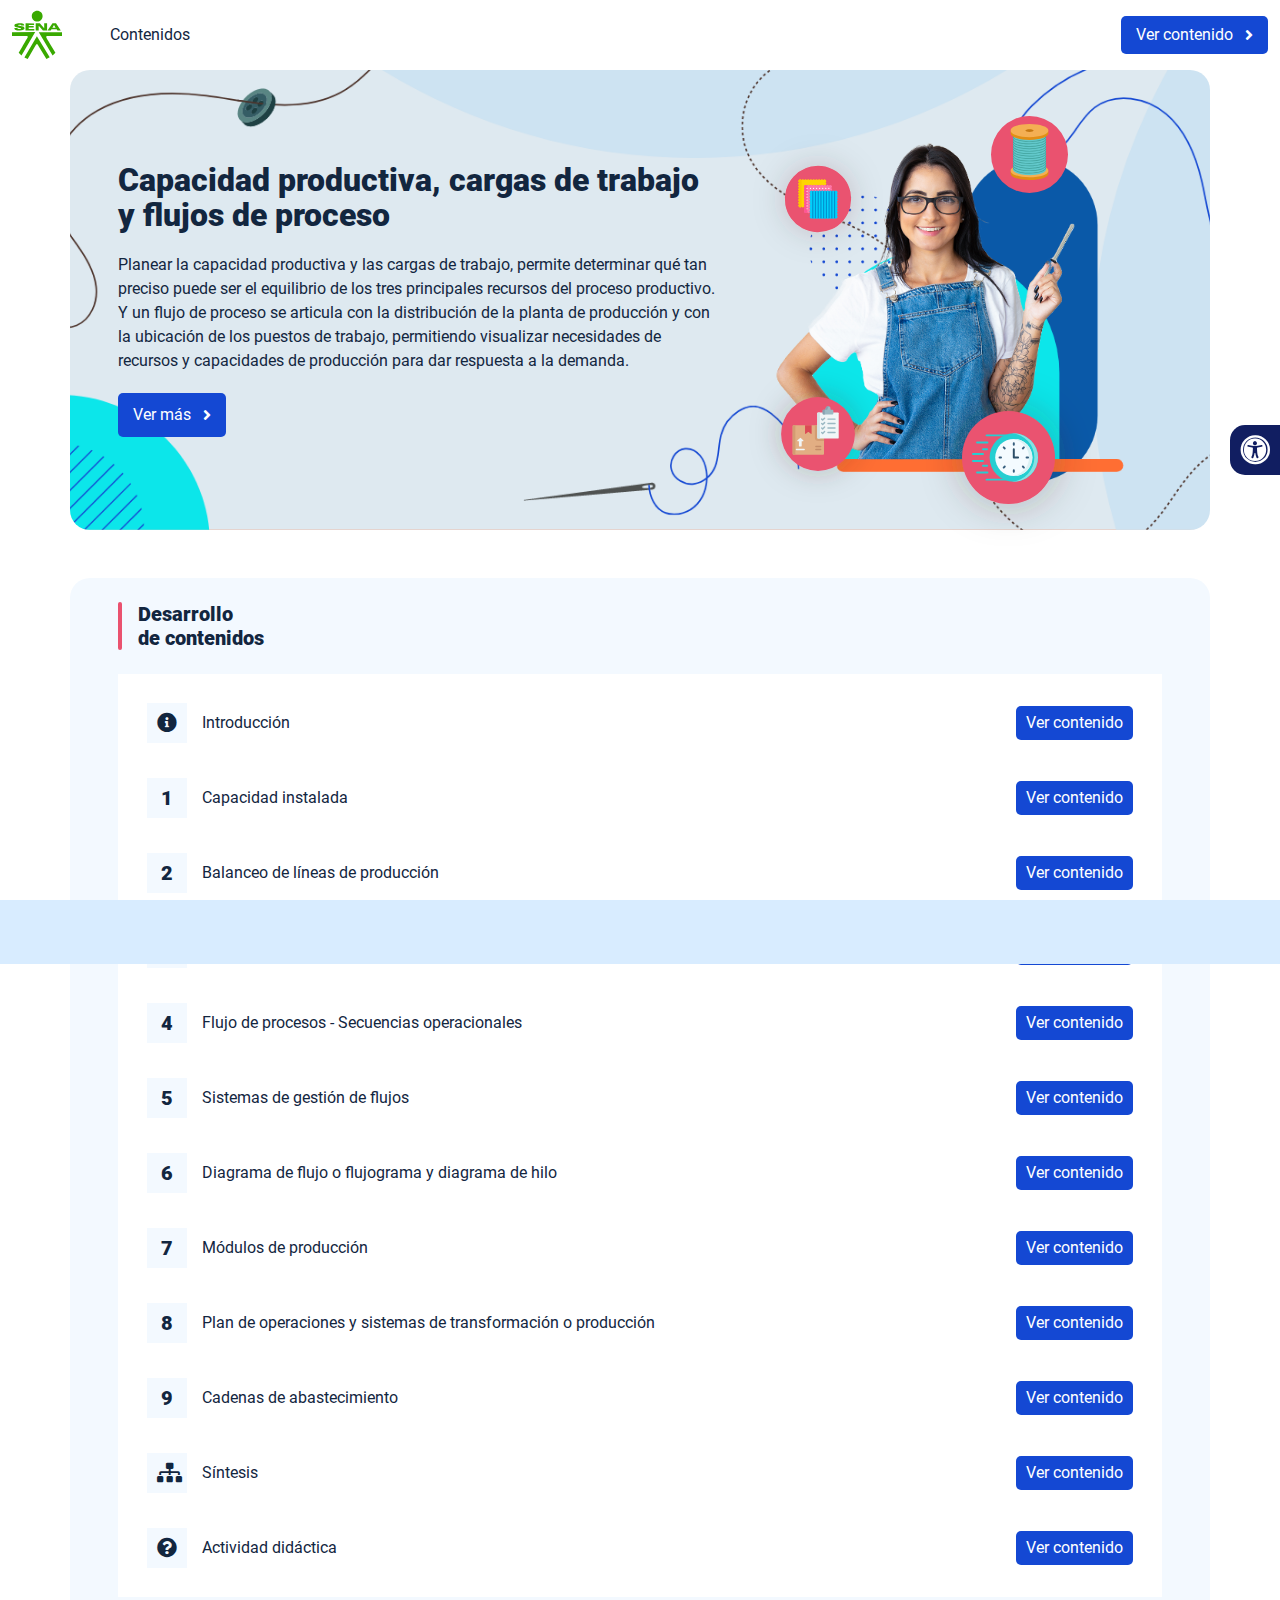
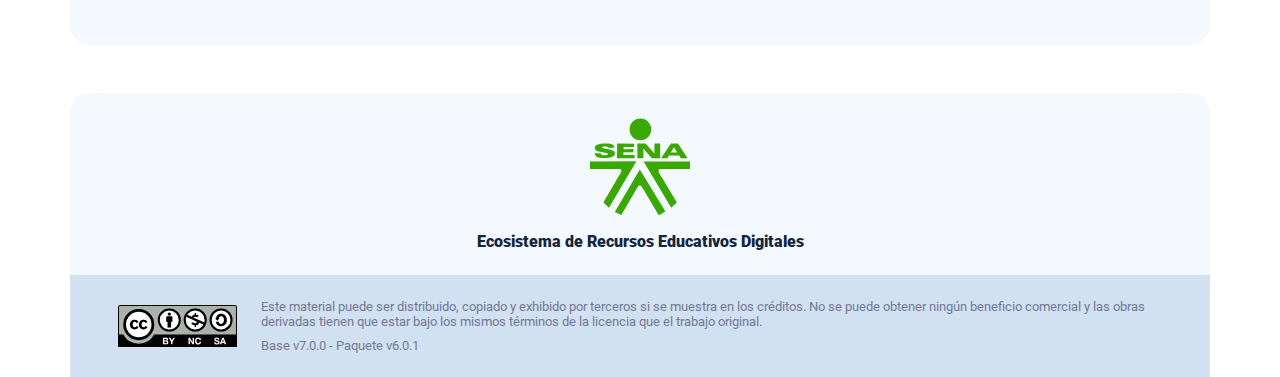
<file: index.html>
<!DOCTYPE html><html lang=""><head><meta charset="utf-8"><meta http-equiv="X-UA-Compatible" content="IE=edge"><meta name="viewport" content="width=device-width,initial-scale=1"><link rel="icon" href="favicon.ico"><title>Capacidad productiva, cargas de trabajo y flujos de proceso</title><link href="css/chunk-0c047e41.3babef71.css" rel="prefetch"><link href="css/chunk-25b302c8.3babef71.css" rel="prefetch"><link href="css/chunk-26fc7596.3babef71.css" rel="prefetch"><link href="css/chunk-2d2747e2.3babef71.css" rel="prefetch"><link href="css/chunk-32334cb6.3babef71.css" rel="prefetch"><link href="css/chunk-3c57cd7b.3babef71.css" rel="prefetch"><link href="css/chunk-4f2d402a.3babef71.css" rel="prefetch"><link href="css/chunk-515a8379.88663ece.css" rel="prefetch"><link href="css/chunk-59974754.b28d5569.css" rel="prefetch"><link href="css/chunk-60cbc06b.09438581.css" rel="prefetch"><link href="css/chunk-6e1e538a.3ba0a060.css" rel="prefetch"><link href="css/chunk-766a929b.14bc26b9.css" rel="prefetch"><link href="css/chunk-f2df7d2c.3babef71.css" rel="prefetch"><link href="css/comple.7e5da765.css" rel="prefetch"><link href="css/creditos.e6ead9f6.css" rel="prefetch"><link href="css/glosario.ad968acc.css" rel="prefetch"><link href="css/referencias.7b2e3d5b.css" rel="prefetch"><link href="css/tema6.4a654a78.css" rel="prefetch"><link href="css/tema8.b5dd364b.css" rel="prefetch"><link href="js/actividad.7199f0aa.js" rel="prefetch"><link href="js/chunk-0206bfa0.775100f0.js" rel="prefetch"><link href="js/chunk-0c047e41.10a877a8.js" rel="prefetch"><link href="js/chunk-13a6037e.bcc7d6b0.js" rel="prefetch"><link href="js/chunk-18f95272.a10ef121.js" rel="prefetch"><link href="js/chunk-25b302c8.2776ebc6.js" rel="prefetch"><link href="js/chunk-26fc7596.0acf1706.js" rel="prefetch"><link href="js/chunk-2c06842c.5b349a5b.js" rel="prefetch"><link href="js/chunk-2d0c5615.153e183c.js" rel="prefetch"><link href="js/chunk-2d0e96ec.8832b8d3.js" rel="prefetch"><link href="js/chunk-2d208d90.c8ac44c9.js" rel="prefetch"><link href="js/chunk-2d21d0e2.c74a93e4.js" rel="prefetch"><link href="js/chunk-2d22c123.2c592acc.js" rel="prefetch"><link href="js/chunk-2d2747e2.7c208a8f.js" rel="prefetch"><link href="js/chunk-2e80bb9a.f8cc6e39.js" rel="prefetch"><link href="js/chunk-319206de.f9fea504.js" rel="prefetch"><link href="js/chunk-32334cb6.fb68214c.js" rel="prefetch"><link href="js/chunk-36769079.b95a5b01.js" rel="prefetch"><link href="js/chunk-3c57cd7b.96f54a3a.js" rel="prefetch"><link href="js/chunk-4cdd78c0.0c114b9e.js" rel="prefetch"><link href="js/chunk-4f2d402a.83a1e52e.js" rel="prefetch"><link href="js/chunk-515a8379.0060d8c0.js" rel="prefetch"><link href="js/chunk-53ccb27e.fa7695c8.js" rel="prefetch"><link href="js/chunk-55d286b8.9c96ec2f.js" rel="prefetch"><link href="js/chunk-59974754.882d5f7a.js" rel="prefetch"><link href="js/chunk-60cbc06b.efcf7df2.js" rel="prefetch"><link href="js/chunk-659152b8.9551a041.js" rel="prefetch"><link href="js/chunk-6e1e538a.a70717f5.js" rel="prefetch"><link href="js/chunk-766a929b.eeac831a.js" rel="prefetch"><link href="js/chunk-c796899c.33020636.js" rel="prefetch"><link href="js/chunk-e8a7823a.35e71e00.js" rel="prefetch"><link href="js/chunk-f2df7d2c.5f0e605f.js" rel="prefetch"><link href="js/chunk-fde47172.b39b3b59.js" rel="prefetch"><link href="js/comple.5c47be2c.js" rel="prefetch"><link href="js/creditos.da370ff7.js" rel="prefetch"><link href="js/glosario.8763a07b.js" rel="prefetch"><link href="js/intro.9110abc8.js" rel="prefetch"><link href="js/referencias.83e46ef7.js" rel="prefetch"><link href="js/sintesis.a2417db2.js" rel="prefetch"><link href="js/tema1.5fca2bd0.js" rel="prefetch"><link href="js/tema2.4aa23ab9.js" rel="prefetch"><link href="js/tema3.8ce4f7ba.js" rel="prefetch"><link href="js/tema4.f8117d9a.js" rel="prefetch"><link href="js/tema5.cb8d42f1.js" rel="prefetch"><link href="js/tema6.79ed3408.js" rel="prefetch"><link href="js/tema7.82fcd674.js" rel="prefetch"><link href="js/tema8.be27b7e1.js" rel="prefetch"><link href="js/tema9.41f89201.js" rel="prefetch"><link href="css/app.b1034f9c.css" rel="preload" as="style"><link href="css/chunk-vendors.dfc863c0.css" rel="preload" as="style"><link href="js/app.2b14a291.js" rel="preload" as="script"><link href="js/chunk-vendors.a660beec.js" rel="preload" as="script"><link href="css/chunk-vendors.dfc863c0.css" rel="stylesheet"><link href="css/app.b1034f9c.css" rel="stylesheet"></head><body><noscript><strong>We're sorry but Capacidad productiva, cargas de trabajo y flujos de proceso doesn't work properly without JavaScript enabled. Please enable it to continue.</strong></noscript><div id="app"></div><script src="js/chunk-vendors.a660beec.js"></script><script src="js/app.2b14a291.js"></script></body></html>
</file>
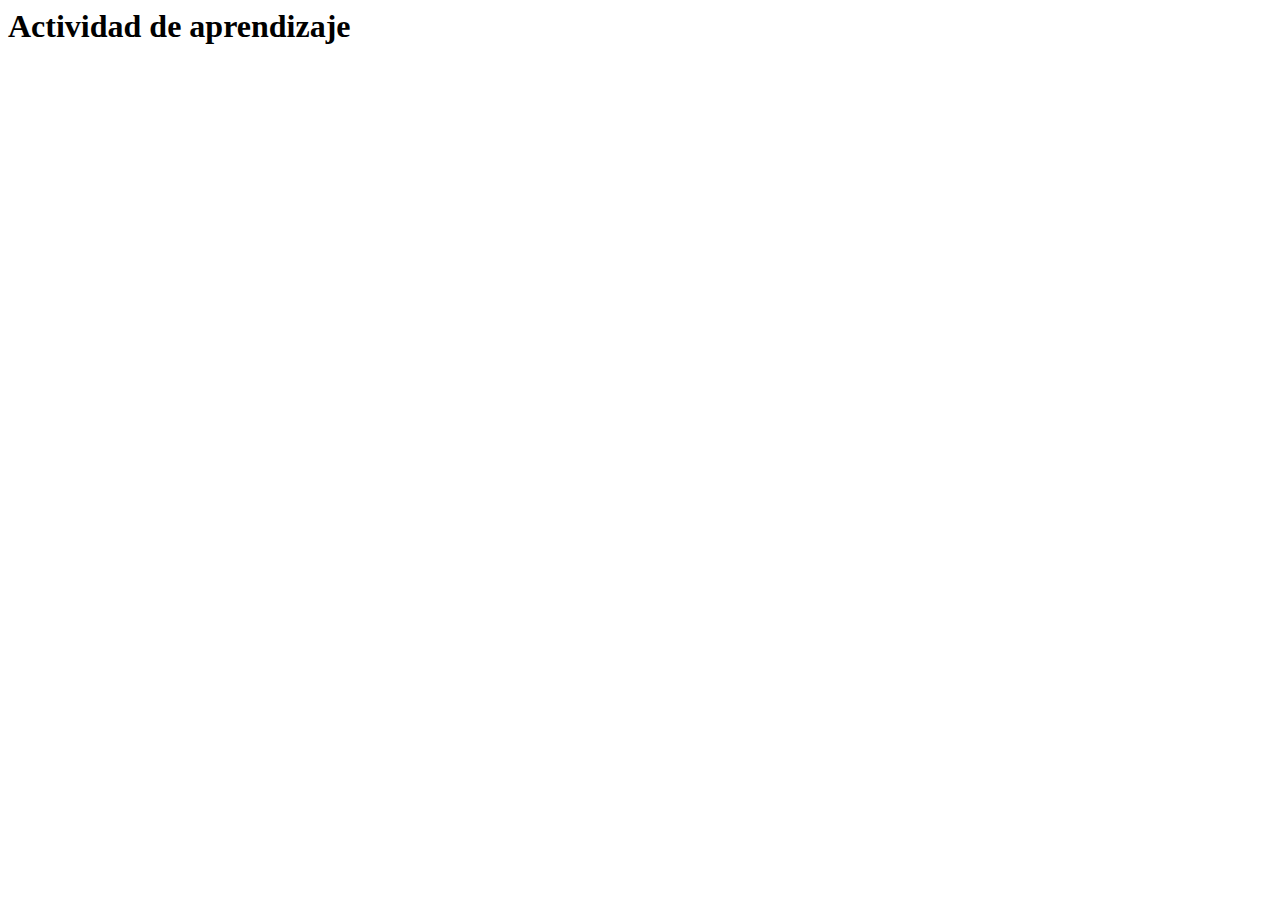
<file: actividades/actividad.html>
<html lang="en">
<head>
  <meta charset="UTF-8">
  <meta http-equiv="X-UA-Compatible" content="IE=edge">
  <meta name="viewport" content="width=device-width, initial-scale=1.0">
  <title>Actividad de aprendizaje</title>
</head>
<body>
  <h1>Actividad de aprendizaje</h1>
</body>
</html>
</file>
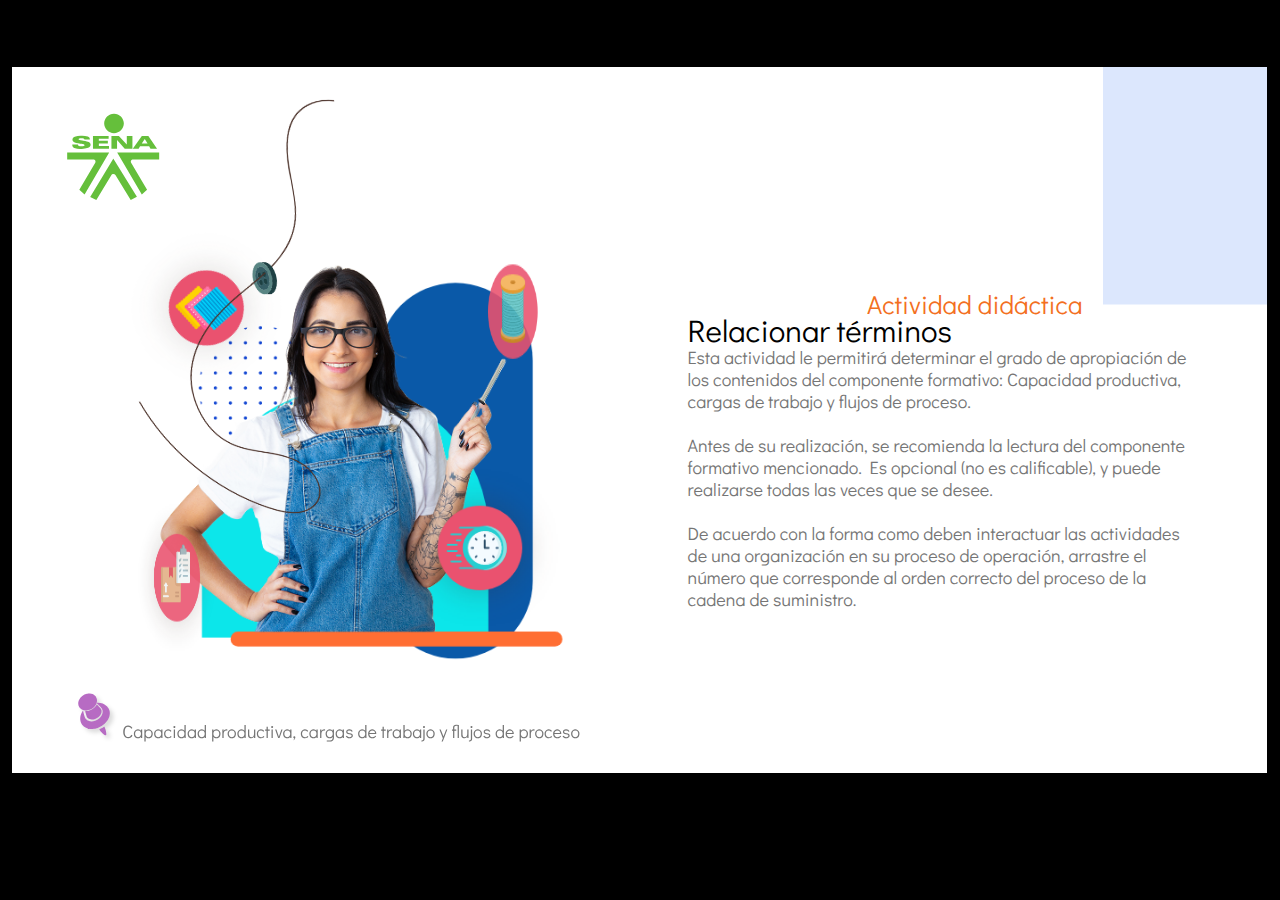
<file: actividades/story.html>
﻿<!doctype html>
<html lang="es">
<head>
  <meta charset="utf-8">
  <!-- Creado con Storyline 360 - http://www.articulate.com  -->
  <!-- version: 3.78.30747.0 -->
  <title>Actividad did&#225;ctica</title>
  <meta http-equiv="x-ua-compatible" content="IE=edge"/>
  <meta name="viewport" content="width=device-width,initial-scale=1,user-scalable=no,shrink-to-fit=no,minimal-ui"/>
  <meta name="apple-mobile-web-app-capable" content="yes"/>
  <style>
    html, body { height: 100%; padding: 0; margin: 0 }
    #app { height: 100%; width: 100%; }
  </style>

  <script>
    window.DS = {};
    window.globals = {
      DATA_PATH_BASE: '',
      HAS_FRAME: true,
      HAS_SLIDE: true,

      lmsPresent: false,
      tinCanPresent: false,
      cmi5Present: false,
      aoSupport: false,
      scale: 'show all',
      captureRc: false,
      browserSize: 'optimal',
      bgColor: '#000000',
      features: 'AccessibleVideo,BgAudioBlip,ConnectionMessages,DropIn1,DropIn2,DropIn3,FullScreenToggle,LayerPresentAsDialog,MultipleQuizTracking,PlayerSpeedControl,StreamingVideo,UpdatedThemeEditor,UseAudioElement,VideoSync',
      themeName: 'classic',
      preloaderColor: '#FFFFFF',
      suppressAnalytics: false,
      productChannel: 'stable',
      publishSource: 'storyline',
      aid: 'aid|5304b41d-7af7-4125-b8d1-83eb222823e2',
      cid: 'f45b4ede-1dad-4cf8-a11c-af18fc5532dd',
      playerVersion: '3.78.30747.0',
      publishTimestamp: '2023-08-28T21:41:43.9375354Z',
      maxIosVideoElements: 10,
      connectionSettings: { mode: 'disabled' },

      
      parseParams: function(qs) {
        if (window.globals.parsedParams != null) {
          return window.globals.parsedParams;
        }
        qs = (qs || window.location.search.substr(1)).split('+').join(' ');
        var params = {},
            tokens,
            re = /[?&]?([^=]+)=([^&]*)/g;

        while (tokens = re.exec(qs)) {
          params[decodeURIComponent(tokens[1]).trim()] =
            decodeURIComponent(tokens[2]).trim();
        }
        window.globals.parsedParams = params;
        return params;
      }

    };
  </script>
  <script>
    var isIe11 = ('ActiveXObject' in window || window.MSBlobBuilder != null)
      && window.msCrypto != null && !window.ActiveXObject;
    if (isIe11) {
      window.globals.unsupportedBrowser = true;
      document.write(atob('[base64]'));
    }
  </script>
  
  <script>window.THREE = { };</script>
  
</head>
<body style="background: #000000" class="cs-HTML theme-classic">
  <!-- 360 -->
  <script>!function(){var e,i=/iPhone/i,o=/iPod/i,n=/iPad/i,t=/\biOS-universal(?:.+)Mac\b/i,r=/\bAndroid(?:.+)Mobile\b/i,a=/Android/i,d=/(?:SD4930UR|\bSilk(?:.+)Mobile\b)/i,p=/Silk/i,l=/Windows Phone/i,u=/\bWindows(?:.+)ARM\b/i,b=/BlackBerry/i,s=/BB10/i,c=/Opera Mini/i,f=/\b(CriOS|Chrome)(?:.+)Mobile/i,h=/Mobile(?:.+)Firefox\b/i,v=function(e){return void 0!==e&&"MacIntel"===e.platform&&"number"==typeof e.maxTouchPoints&&e.maxTouchPoints>1&&"undefined"==typeof MSStream};e=function(e){var m={userAgent:"",platform:"",maxTouchPoints:0};e||"undefined"==typeof navigator?"string"==typeof e?m.userAgent=e:e&&e.userAgent&&(m={userAgent:e.userAgent,platform:e.platform,maxTouchPoints:e.maxTouchPoints||0}):m={userAgent:navigator.userAgent,platform:navigator.platform,maxTouchPoints:navigator.maxTouchPoints||0};var g=m.userAgent,y=g.split("[FBAN");void 0!==y[1]&&(g=y[0]),void 0!==(y=g.split("Twitter"))[1]&&(g=y[0]);var A=function(e){return function(i){return i.test(e)}}(g),w={apple:{phone:A(i)&&!A(l),ipod:A(o),tablet:!A(i)&&(A(n)||v(m))&&!A(l),universal:A(t),device:(A(i)||A(o)||A(n)||A(t)||v(m))&&!A(l)},amazon:{phone:A(d),tablet:!A(d)&&A(p),device:A(d)||A(p)},android:{phone:!A(l)&&A(d)||!A(l)&&A(r),tablet:!A(l)&&!A(d)&&!A(r)&&(A(p)||A(a)),device:!A(l)&&(A(d)||A(p)||A(r)||A(a))||A(/\bokhttp\b/i)},windows:{phone:A(l),tablet:A(u),device:A(l)||A(u)},other:{blackberry:A(b),blackberry10:A(s),opera:A(c),firefox:A(h),chrome:A(f),device:A(b)||A(s)||A(c)||A(h)||A(f)},any:!1,phone:!1,tablet:!1};return w.any=w.apple.device||w.android.device||w.windows.device||w.other.device,w.phone=w.apple.phone||w.android.phone||w.windows.phone,w.tablet=w.apple.tablet||w.android.tablet||w.windows.tablet,w}(),"object"==typeof exports&&"undefined"!=typeof module?module.exports=e:"function"==typeof define&&define.amd?define((function(){return e})):this.isMobile=e}();
    window.isMobile.apple.tablet = window.isMobile.apple.tablet ||
      (navigator.platform === 'MacIntel' && navigator.maxTouchPoints > 1);
    window.isMobile.apple.device = window.isMobile.apple.device || window.isMobile.apple.tablet;
    window.isMobile.tablet = window.isMobile.tablet || window.isMobile.apple.tablet;
    window.isMobile.any = window.isMobile.any || window.isMobile.apple.tablet;
  </script>

  <div id="focus-sink" tabindex="-1"></div>

  <div id="preso"></div>
  <script>
    (function() {

      var classTypes = [ 'desktop', 'mobile', 'phone', 'tablet' ];

      var addDeviceClasses = function(prefix, testObj) {
        var curr, i;
        for (i = 0; i < classTypes.length; i++) {
          curr = classTypes[i];
          if (testObj[curr]) {
            document.body.classList.add(prefix + curr);
          }
        }
      };

      var params = window.globals.parseParams(),
          isDevicePreview = params.devicepreview === '1',
          isPhoneOverride = params.deviceType === 'phone' || (isDevicePreview && params.phone == '1'),
          isTabletOverride = (params.deviceType === 'tablet' || isDevicePreview) && !isPhoneOverride,
          isMobileOverride = isPhoneOverride || isTabletOverride;

      var deviceView = {
        desktop: !window.isMobile.any && !isMobileOverride,
        mobile: window.isMobile.any || isMobileOverride,
        phone: isPhoneOverride || (window.isMobile.phone && !isTabletOverride),
        tablet: isTabletOverride || window.isMobile.tablet
      };

      window.globals.deviceView = deviceView;
      window.isMobile.desktop = !window.isMobile.any;
      window.isMobile.mobile = window.isMobile.any;

      addDeviceClasses('view-', deviceView);

    })();
  </script>
  
  <script src='story_content/user.js' type=text/javascript></script>
  <div class="slide-loader"></div>

  <script>
    if (window.globals.deviceView.isMobile) { var doc = document, loader = doc.body.querySelector('.slide-loader'); [ 1, 2, 3 ].forEach(function(n) { var d = doc.createElement('div'); d.style.backgroundColor = window.globals.preloaderColor; d.classList.add('mobile-loader-dot'); d.classList.add('dot' + n); loader.appendChild(d); }); }
  </script>

  <div class="mobile-load-title-overlay" style="display: none">
    <div class="mobile-load-title">Actividad did&#225;ctica</div>
  </div>

  <div class="mobile-chrome-warning"></div>

  
<style>
  .warn-connection-dialog {
    display: none;
    background: transparent;
    pointer-events: none;
    position: fixed;
    left: 0;
    top: 0;
    width: 100%;
    height: 100%;
    z-index: 999;
  }

  .warn-connection-content {
    border-radius: 4px;
    background: white;
    border: 1px solid #E7E7E7;
    color: #333333;
    box-shadow: 0 2px 4px rgba(0, 0, 0, 0.25);
    transition: all 150ms ease-out;
    position: absolute;
    white-space: nowrap;
  }

  .view-phone.is-landscape .warn-connection-content {
    left: 23px;
    bottom: 23px;
  }

  .view-tablet.is-landscape .warn-connection-content {
    left: 50%;
    top: 20px;
    transform: translateX(-50%);
  }

  .is-portrait .warn-connection-content {
    transform: translate(-50%, calc(-100% - 15px));
  }

  .warn-connection-content p {
    display: inline-block;
    margin: 0 8px 0 0;
    line-height: 33px;
    font-size: 11px;
  }

  .warn-connection-content svg {
    position: relative;
    vertical-align: middle;
    margin: 0 2px 2px 8px;
  }

  .view-desktop .warn-connection-content {
    left: 1.5em;
    bottom: 1.5em;
  }

  .view-desktop .warn-connection-content p {
    font-size: 1.1em;
  }

  .is-offline .warn-connection-dialog {
    display: block;
  }

  .is-offline .cs-panel * {
    pointer-events: none !important;
  }

  .is-offline .cs-panel {
    pointer-events: all !important;
  }

  .is-offline #nav-controls * {
    pointer-events: none !important;
  }

  .is-offline #nav-controls {
    pointer-events: all !important;
  }
</style>

<div class="warn-connection-dialog">
  <div class="warn-connection-content">
    <svg width="17" height="15" viewBox="0 0 17 15" xmlns="http://www.w3.org/2000/svg">
      <path fill="#8F0000" stroke="white" d="M16.07,12.98 L15.88,12.23 L9.51,1.21 C8.97,0.26,7.6,0.26,7.06,1.21 L0.69,12.23 C0.15,13.16,0.81,14.36,1.91,14.36 H14.65 C15.47,14.36,16.05,13.7,16.07,12.98 Z"/>
      <path fill="white" stroke="white" d="M8.58,5.5 C8.35,5.28,8.5,5.35,8.21,5.32 C8.09,5.35,7.97,5.49,7.96,5.67 C7.97,5.79,7.98,5.92,7.98,6.04 L7.98,6.04 C7.99,6.17,8,6.31,8.01,6.43 L8.01,6.44 C8.03,6.92,8.06,7.41,8.09,7.9 L8.09,7.9 C8.12,8.39,8.14,8.88,8.17,9.37 C8.17,9.39,8.18,9.42,8.2,9.44 C8.23,9.46,8.25,9.47,8.28,9.47 C8.31,9.47,8.34,9.46,8.35,9.44 C8.37,9.43,8.38,9.4,8.39,9.35 L8.39,9.34 C8.39,9.24,8.4,9.15,8.4,9.05 L8.4,9.05 C8.41,8.96,8.41,8.86,8.42,8.75 C8.43,8.44,8.45,8.12,8.47,7.81 L8.47,7.81 C8.49,7.49,8.51,7.18,8.53,6.87 C8.55,6.46,8.56,6.05,8.59,5.64 L8.6,5.62 C8.6,5.57,8.59,5.53,8.58,5.5 L8.21,5.32 Z"/>
      <circle fill="white" stroke="white" cx="8.3" cy="11.35" r="0.3"/>
    </svg>
    <p>You are offline. Trying to reconnect...</p>
  </div>
</div>

<script>
  (function() {
    window.DS.connection = {
      warningShown: false,
      assets: {},
      loadingAssetGroup: false,
      retryDelay: 500
    };

    var connectionSettings = window.globals.connectionSettings || {};

    // The `window.globals.features` variable must be set in `webpack.dev.config` when testing locally - it is not enough
    // to have it in the data - but it must be set there as well.
    var useConnectionMessages = window.AbortController != null &&
      window.location.protocol != 'file:' &&
      window.globals.features.indexOf('ConnectionMessages') != -1 &&
      connectionSettings.mode === 'normal';

    window.DS.connection.useConnectionMessages = useConnectionMessages

    var assetCount = 0;
    var checkLoadedId;


    if (useConnectionMessages && connectionSettings != null) {
      var contentEl = document.querySelector('.warn-connection-content');
      var messageEl = contentEl.querySelector('p')

      if (connectionSettings.useDarkTheme) {
        contentEl.style.borderColor = '#BABBBA';
        contentEl.style.backgroundColor = '#282828';
        contentEl.style.color = '#FFFFFF';
      }

      if (connectionSettings.message != null) {
        messageEl.textContent = window.decodeURIComponent(connectionSettings.message);
      }
    }

    function checkAssetsReady() {
      for (var i in DS.connection.assets) {
        if (!DS.connection.assets[i].success) {
          return false;
        }
      }
      return true;
    }

    function stopAssetGroup() {
      if (!useConnectionMessages) { return; }

      assetCount = 0;

      DS.connection.oldAssetGroup = DS.connection.assets;
      DS.connection.assets = {};
      DS.connection.loadingAssetGroup = false;
      clearInterval(checkLoadedId);
    }

    function startAssetGroup() {
      if (!useConnectionMessages) { return; }
      var ticks = 0;
      clearInterval(checkLoadedId);
      checkLoadedId = setInterval(function() {
        var loaded = 0;
        if (assetCount === 0 && loaded === 0) {
          clearInterval(checkLoadedId);
          return;
        }

        for (var i in DS.connection.assets) {
          if (DS.connection.assets[i].success) {
            loaded++;
          }
        }

        if (assetCount === loaded && checkAssetsReady()) {
          for (var i in DS.connection.assets) {
            if (DS.connection.assets[i].action) {
              DS.connection.assets[i].action();
            }
          }
          hideWarning();
          stopAssetGroup();
        }
      }, 100)
    }

    function requiredAsset(url, action, retry, type) {
      if (!useConnectionMessages) { return; }
      if (DS.connection.assets[url]) { return; }

      DS.connection.assets[url] = {
        success: false, action: action, retry: retry, type: type
      };
      assetCount = Object.keys(DS.connection.assets).length;
      if (!DS.connection.loadingAssetGroup) {
        startAssetGroup();
      }
      DS.connection.loadingAssetGroup = true;
    }

    function assetLoaded(url) {
      if (!useConnectionMessages) { return; }
      if (DS.connection.assets[url]) {
        DS.connection.assets[url].success = true;
      }
    }

    function assetFailed(url) {
      if (!useConnectionMessages) { return; }
      if (!DS.connection.assets[url]) {
        if (/\.js$/.test(url) && url.indexOf('transcripts') === -1) {
          setTimeout(function() {
            if (DS.connection.lastSlideLoaded != null) {
              DS.connection.lastSlideLoaded();
            }
          }, DS.connection.retryDelay);
        }
        return;
      }
      if (!DS.connection.warningShown) { showWarning(); }
      if (DS.connection.assets[url].retry) {
        setTimeout(function() {
          if (!DS.connection.assets[url].success) {
            DS.connection.assets[url].retry()
          }
        }, DS.connection.retryDelay);
      }
    }

    function hideWarning() {
      document.body.classList.remove('is-offline');
      DS.connection.warningShown = false;
    }
    DS.connection.hideWarning = hideWarning

    function showWarning(btn) {
      document.body.classList.add('is-offline')
      DS.connection.warningShown = true;
      updateWarningPosition();
    }

    function updateWarningPosition() {
      if (!DS.connection.warningShown) {
        return;
      }

      var isPortrait = document.body.classList.contains('is-portrait');
      var warningEl = document.querySelector('.warn-connection-content');

      if (isPortrait) {
        var slide = document.querySelector('.primary-slide');
        var slideRect = slide.getBoundingClientRect();

        warningEl.style.top = `${slideRect.top}px`
        warningEl.style.left = `${slideRect.left + slideRect.width / 2}px`
      } else {
        warningEl.style.top = null;
        warningEl.style.left = null;
      }

      window.requestAnimationFrame(updateWarningPosition);
    }

    // these will all be noops if the feature flag isn't set in
    // the data and `window.globals.features`
    DS.connection.requiredAsset = requiredAsset;
    DS.connection.assetLoaded = assetLoaded;
    DS.connection.assetFailed = assetFailed;
    DS.connection.stopAssetGroup = stopAssetGroup;
    DS.connection.startAssetGroup = startAssetGroup;
  })();
</script>


  <script>
    
    if (window.autoSpider && window.vInterfaceObject) {
      document.querySelector('.mobile-load-title-overlay').style.display = 'none';
    }
  </script>

  

  <link rel="stylesheet" href="html5/data/css/output.min.css" data-noprefix/>
</body>
<script src="html5/lib/scripts/bootstrapper.min.js"></script>
</html>
</file>
<file: css/chunk-0c047e41.3babef71.css>
.actividad[data-v-22adfd6b]{background-color:#f2f2f2}.horizontal-scroll__wrapper[data-v-22adfd6b]{overflow:hidden}.horizontal-scroll[data-v-22adfd6b]{display:flex;transition:transform .5s ease-in-out;align-items:center;flex-wrap:nowrap}.horizontal-scroll[data-v-22adfd6b]:not(.row){width:100%}.horizontal-scroll--item-fw[data-v-22adfd6b]>div{flex-grow:0;flex-shrink:0;width:100%;margin:0!important}
</file>
<file: css/chunk-25b302c8.3babef71.css>
.actividad[data-v-22adfd6b]{background-color:#f2f2f2}.horizontal-scroll__wrapper[data-v-22adfd6b]{overflow:hidden}.horizontal-scroll[data-v-22adfd6b]{display:flex;transition:transform .5s ease-in-out;align-items:center;flex-wrap:nowrap}.horizontal-scroll[data-v-22adfd6b]:not(.row){width:100%}.horizontal-scroll--item-fw[data-v-22adfd6b]>div{flex-grow:0;flex-shrink:0;width:100%;margin:0!important}
</file>
<file: css/chunk-26fc7596.3babef71.css>
.actividad[data-v-22adfd6b]{background-color:#f2f2f2}.horizontal-scroll__wrapper[data-v-22adfd6b]{overflow:hidden}.horizontal-scroll[data-v-22adfd6b]{display:flex;transition:transform .5s ease-in-out;align-items:center;flex-wrap:nowrap}.horizontal-scroll[data-v-22adfd6b]:not(.row){width:100%}.horizontal-scroll--item-fw[data-v-22adfd6b]>div{flex-grow:0;flex-shrink:0;width:100%;margin:0!important}
</file>
<file: css/chunk-2d2747e2.3babef71.css>
.actividad[data-v-22adfd6b]{background-color:#f2f2f2}.horizontal-scroll__wrapper[data-v-22adfd6b]{overflow:hidden}.horizontal-scroll[data-v-22adfd6b]{display:flex;transition:transform .5s ease-in-out;align-items:center;flex-wrap:nowrap}.horizontal-scroll[data-v-22adfd6b]:not(.row){width:100%}.horizontal-scroll--item-fw[data-v-22adfd6b]>div{flex-grow:0;flex-shrink:0;width:100%;margin:0!important}
</file>
<file: css/chunk-32334cb6.3babef71.css>
.actividad[data-v-22adfd6b]{background-color:#f2f2f2}.horizontal-scroll__wrapper[data-v-22adfd6b]{overflow:hidden}.horizontal-scroll[data-v-22adfd6b]{display:flex;transition:transform .5s ease-in-out;align-items:center;flex-wrap:nowrap}.horizontal-scroll[data-v-22adfd6b]:not(.row){width:100%}.horizontal-scroll--item-fw[data-v-22adfd6b]>div{flex-grow:0;flex-shrink:0;width:100%;margin:0!important}
</file>
<file: css/chunk-3c57cd7b.3babef71.css>
.actividad[data-v-22adfd6b]{background-color:#f2f2f2}.horizontal-scroll__wrapper[data-v-22adfd6b]{overflow:hidden}.horizontal-scroll[data-v-22adfd6b]{display:flex;transition:transform .5s ease-in-out;align-items:center;flex-wrap:nowrap}.horizontal-scroll[data-v-22adfd6b]:not(.row){width:100%}.horizontal-scroll--item-fw[data-v-22adfd6b]>div{flex-grow:0;flex-shrink:0;width:100%;margin:0!important}
</file>
<file: css/chunk-4f2d402a.3babef71.css>
.actividad[data-v-22adfd6b]{background-color:#f2f2f2}.horizontal-scroll__wrapper[data-v-22adfd6b]{overflow:hidden}.horizontal-scroll[data-v-22adfd6b]{display:flex;transition:transform .5s ease-in-out;align-items:center;flex-wrap:nowrap}.horizontal-scroll[data-v-22adfd6b]:not(.row){width:100%}.horizontal-scroll--item-fw[data-v-22adfd6b]>div{flex-grow:0;flex-shrink:0;width:100%;margin:0!important}
</file>
<file: css/chunk-515a8379.88663ece.css>
.actividad{background-color:#f2f2f2}.banner-interno{position:relative}.banner-interno__fondo{position:absolute;top:0;bottom:-50px;left:0;right:0;background-color:#ff8a5b;background-size:cover;background-position:50%}.banner-interno__titulo{display:flex;align-items:center}.banner-interno__titulo__icono{display:block;width:32px;height:32px;border-radius:50%;background-color:#12263f;position:relative}.banner-interno__titulo__icono i{color:#ff8a5b;position:absolute;left:50%;top:50%;transform:translate(-50%,-50%)}.banner-interno__titulo h1,.banner-interno__titulo h2,.banner-interno__titulo h3,.banner-interno__titulo h4,.banner-interno__titulo h5,.banner-interno__titulo h6{color:#12263f;line-height:1.1em}
</file>
<file: css/chunk-59974754.b28d5569.css>
.actividad{background-color:#f2f2f2}.aside-menu{position:fixed;top:70px;min-height:calc(100vh - 70px);max-height:calc(100vh - 70px);background-color:#f3f9ff;transition:flex .5s ease-in-out,width .5s ease-in-out;overflow-x:hidden;z-index:100001;width:300px}.aside-menu__black-background{position:fixed;inset:0;top:70px;background:rgba(0,0,0,.8);cursor:pointer}.aside-menu a{color:#111e61}.aside-menu__content{width:300px;display:flex;flex-direction:column;justify-content:space-between;min-height:calc(100vh - 70px);max-height:calc(100vh - 70px);border-right:1px solid #d8ecff;position:absolute;background:#fff}@media (max-height:800px){.aside-menu__content{min-height:800px;max-height:800px;overflow-y:auto}}.aside-menu__header{padding:10px;text-align:center;background-color:#d8ecff}.aside-menu__header h4{margin:0}.aside-menu__menu{overflow-y:auto;flex-grow:1;list-style:none;padding-left:0;margin-bottom:0}.aside-menu__menu__item--active .aside-menu__menu__item__lnk,.aside-menu__menu__item--active .aside-menu__sec-menu__item__lnk{background-color:#d8ecff;font-weight:700}.aside-menu__menu__item--sub-menu:hover,.aside-menu__menu__item:hover,.aside-menu__sec-menu__item:hover{background-color:#d8ecff}.aside-menu__menu__item--sub-menu{padding-left:10px}.aside-menu__menu__item--sub-menu--active .aside-menu__menu__item__lnk,.aside-menu__menu__item--sub-menu--active .aside-menu__sec-menu__item__lnk{background-color:#d8ecff;font-weight:700;position:relative}.aside-menu__menu__item--sub-menu--active .aside-menu__menu__item__lnk:before,.aside-menu__menu__item--sub-menu--active .aside-menu__sec-menu__item__lnk:before{content:"";display:block;position:absolute;left:0;bottom:0;top:0;width:4px;border-radius:2px;background-color:#ea526f}.aside-menu__menu__item__lnk,.aside-menu__sec-menu__item__lnk{display:flex;align-items:center;padding:10px 15px;line-height:1.1em}.aside-menu__menu__item__lnk i,.aside-menu__menu__item__lnk span,.aside-menu__sec-menu__item__lnk i,.aside-menu__sec-menu__item__lnk span{margin-right:10px}.aside-menu__menu__item__lnk i:last-child,.aside-menu__menu__item__lnk span:last-child,.aside-menu__sec-menu__item__lnk i:last-child,.aside-menu__sec-menu__item__lnk span:last-child{margin-right:0}.aside-menu__sec-menu{background-color:#d8ecff;padding:10px 0;flex-shrink:0;margin-bottom:0}.aside-menu__sec-menu__item{padding:10px 15px}.aside-menu__sec-menu__item__lnk{padding:0;border-radius:1em}.aside-menu__sec-menu__item__lnk i{display:block;width:2em;height:2em;padding:.5em 0;text-align:center;background-color:#fff;border-radius:50%}.aside-menu__sec-menu__item__lnk:hover{background-color:#fff}@media (max-width:576px){.aside-menu__sec-menu{padding-bottom:110px}}.main-menu-enter-active{animation:main-menu-open-animation .3s}.main-menu-enter-active .aside-menu__black-background{animation:main-menu-background-animation .3s}.main-menu-leave-active{animation:main-menu-open-animation .3s reverse}.main-menu-leave-active .aside-menu__black-background{animation:main-menu-background-animation .3s reverse}@keyframes main-menu-open-animation{0%{width:0}to{width:300px}}@keyframes main-menu-background-animation{0%{opacity:0}to{opacity:1}}
</file>
<file: css/chunk-60cbc06b.09438581.css>
.actividad[data-v-7e5a4120]{background-color:#f2f2f2}.header[data-v-7e5a4120]{position:sticky;top:0;padding-top:10px;padding-bottom:10px;background-color:#fff;z-index:10010;line-height:1.1em}.header__logo[data-v-7e5a4120]{width:50px}@media (max-width:576px){.header__componente-formativo[data-v-7e5a4120]{font-size:.8em}}.header__menu[data-v-7e5a4120]{cursor:pointer}.header__menu span[data-v-7e5a4120]{font-size:.7em;display:block;line-height:1em;text-align:center;color:#111e61}.header__menu__btn[data-v-7e5a4120]{width:30px;height:30px;position:relative;margin-bottom:4px}.header__menu__btn .line-1[data-v-7e5a4120],.header__menu__btn .line-2[data-v-7e5a4120],.header__menu__btn .line-3[data-v-7e5a4120]{height:4px;width:30px;background-color:#111e61;transform-origin:center center;position:absolute;left:0;border-radius:2px}.header__menu__btn .line-1[data-v-7e5a4120]{top:4px;animation:line-1-inactive-data-v-7e5a4120 .5s ease-in-out forwards}.header__menu__btn .line-2[data-v-7e5a4120]{top:13px;animation:line-2-inactive-data-v-7e5a4120 .5s ease-in-out forwards}.header__menu__btn .line-3[data-v-7e5a4120]{top:22px;animation:line-3-inactive-data-v-7e5a4120 .5s ease-in-out forwards}.header__menu__btn[data-v-7e5a4120]:hover{cursor:pointer}.header__menu__btn--open .line-1[data-v-7e5a4120]{animation:line-1-active-data-v-7e5a4120 .5s ease-in-out forwards}.header__menu__btn--open .line-2[data-v-7e5a4120]{animation:line-2-active-data-v-7e5a4120 .5s ease-in-out forwards}.header__menu__btn--open .line-3[data-v-7e5a4120]{animation:line-3-active-data-v-7e5a4120 .5s ease-in-out forwards}@keyframes line-1-active-data-v-7e5a4120{0%{transform:translate(0) rotate(0)}50%{transform:translateY(9px) rotate(0)}to{transform:translateY(9px) rotate(45deg)}}@keyframes line-2-active-data-v-7e5a4120{0%{transform:scale(1)}to{transform:scale(0)}}@keyframes line-3-active-data-v-7e5a4120{0%{transform:translate(0) rotate(0)}50%{transform:translateY(-9px) rotate(0)}to{transform:translateY(-9px) rotate(-45deg)}}@keyframes line-1-inactive-data-v-7e5a4120{0%{transform:translateY(9px) rotate(45deg)}50%{transform:translateY(9px) rotate(0)}to{transform:translate(0) rotate(0)}}@keyframes line-2-inactive-data-v-7e5a4120{0%{transform:scale(0)}to{transform:scale(1)}}@keyframes line-3-inactive-data-v-7e5a4120{0%{transform:translateY(-9px) rotate(-45deg)}50%{transform:translateY(-9px) rotate(0)}to{transform:translate(0) rotate(0)}}
</file>
<file: css/chunk-6e1e538a.3ba0a060.css>
.actividad[data-v-4f6b7c58]{background-color:#f2f2f2}.accesibilidad[data-v-4f6b7c58]{position:fixed;right:0;top:50vh;height:50px;background-color:#111e61;border-top-left-radius:15px;border-bottom-left-radius:15px;transform:translateY(-50%) translateX(100%) translateX(-50px);overflow:hidden;transition:transform .3s ease-in-out,height .3s ease-in-out}.accesibilidad[data-v-4f6b7c58]:hover{transform:translateY(-50%) translateX(0);height:12.75rem}.accesibilidad [data-v-4f6b7c58]{color:#fff}.accesibilidad__menu__content .accesibilidad__menu__item[data-v-4f6b7c58]{cursor:pointer}.accesibilidad__menu__content .accesibilidad__menu__item[data-v-4f6b7c58]:hover{background-color:#273685}.accesibilidad__menu__content .accesibilidad__menu__item[data-v-4f6b7c58]:last-child{border:none}.accesibilidad__menu__item[data-v-4f6b7c58]{display:flex;align-items:center;padding:10px;border-bottom:1px solid #273685;line-height:1em;-moz-user-select:none;user-select:none}.accesibilidad__menu i[data-v-4f6b7c58]{font-size:30px;font-style:normal;margin-right:10px;line-height:1em}.accesibilidad__menu img[data-v-4f6b7c58]{width:30px;margin-right:10px}
</file>
<file: css/chunk-766a929b.14bc26b9.css>
.actividad{background-color:#f2f2f2}.barra-avance{display:flex;align-items:center;justify-content:space-between;position:fixed;bottom:0;left:0;width:100%;padding:10px;background-color:#d8ecff;transition:transform .5s ease-in-out;z-index:100000}.barra-avance__barra{margin:0 20px;flex:1;position:relative;max-width:800px}.barra-avance__barra--amarilla,.barra-avance__barra--blanca{height:4px}.barra-avance__barra--amarilla:after,.barra-avance__barra--amarilla:before,.barra-avance__barra--blanca:after,.barra-avance__barra--blanca:before{content:"";display:block;width:10px;height:10px;border-radius:50%;position:absolute;top:50%}.barra-avance__barra--amarilla:before,.barra-avance__barra--blanca:before{left:0;transform:translate(-50%,-50%)}.barra-avance__barra--amarilla:after,.barra-avance__barra--blanca:after{right:0;transform:translate(50%,-50%)}.barra-avance__barra--blanca{background-color:#fff}.barra-avance__barra--blanca:after,.barra-avance__barra--blanca:before{background-color:#fff}.barra-avance__barra--amarilla{position:absolute;width:100%;top:0;background-color:#1448d3}.barra-avance__barra--amarilla:after,.barra-avance__barra--amarilla:before{background-color:#1448d3}.barra-avance__boton--regresar{background-color:#b0c0d2}.barra-avance__boton--regresar span{color:#111e61!important}.barra-avance__boton--disable{opacity:0;pointer-events:none}.barra-avance--open{transform:translateY(0)}.barra-avance--close{transform:translateY(100%)}
</file>
<file: css/chunk-f2df7d2c.3babef71.css>
.actividad[data-v-22adfd6b]{background-color:#f2f2f2}.horizontal-scroll__wrapper[data-v-22adfd6b]{overflow:hidden}.horizontal-scroll[data-v-22adfd6b]{display:flex;transition:transform .5s ease-in-out;align-items:center;flex-wrap:nowrap}.horizontal-scroll[data-v-22adfd6b]:not(.row){width:100%}.horizontal-scroll--item-fw[data-v-22adfd6b]>div{flex-grow:0;flex-shrink:0;width:100%;margin:0!important}
</file>
<file: css/comple.7e5da765.css>
.banner-interno{position:relative}.banner-interno__fondo{position:absolute;top:0;bottom:-50px;left:0;right:0;background-color:#ff8a5b;background-size:cover;background-position:50%}.banner-interno__titulo{display:flex;align-items:center}.banner-interno__titulo__icono{display:block;width:32px;height:32px;border-radius:50%;background-color:#12263f;position:relative}.banner-interno__titulo__icono i{color:#ff8a5b;position:absolute;left:50%;top:50%;transform:translate(-50%,-50%)}.banner-interno__titulo h1,.banner-interno__titulo h2,.banner-interno__titulo h3,.banner-interno__titulo h4,.banner-interno__titulo h5,.banner-interno__titulo h6{color:#12263f;line-height:1.1em}.actividad{background-color:#f2f2f2}.complementario__enlaces{display:flex;justify-content:center;flex-wrap:wrap}.complementario__enlaces a{margin:0 5px}.complementario__btn{font-size:1.5em;line-height:1em}table{width:calc(100% - 1px);min-width:800px}table thead{background-color:#d8ecff}table thead th{border-color:#d8ecff}table td,table th{padding:25px 20px;text-align:center}
</file>
<file: css/creditos.e6ead9f6.css>
.banner-interno{position:relative}.banner-interno__fondo{position:absolute;top:0;bottom:-50px;left:0;right:0;background-color:#ff8a5b;background-size:cover;background-position:50%}.banner-interno__titulo{display:flex;align-items:center}.banner-interno__titulo__icono{display:block;width:32px;height:32px;border-radius:50%;background-color:#12263f;position:relative}.banner-interno__titulo__icono i{color:#ff8a5b;position:absolute;left:50%;top:50%;transform:translate(-50%,-50%)}.banner-interno__titulo h1,.banner-interno__titulo h2,.banner-interno__titulo h3,.banner-interno__titulo h4,.banner-interno__titulo h5,.banner-interno__titulo h6{color:#12263f;line-height:1.1em}.actividad{background-color:#f2f2f2}.creditos-vista .tarjeta.credito{background-color:#d2e1f1}.creditos{color:#727997;overflow-x:auto}.creditos__item{min-width:490px}.creditos p{line-height:1.3em;margin-bottom:0;color:#727997}.creditos__titulo{font-weight:700;background-color:#d2e1f1;padding:5px 10px;border-top-radius:5px;border-top-left-radius:5px;border-top-right-radius:5px}.creditos table td,.creditos table th{border-color:#d2e1f1}
</file>
<file: css/glosario.ad968acc.css>
.banner-interno{position:relative}.banner-interno__fondo{position:absolute;top:0;bottom:-50px;left:0;right:0;background-color:#ff8a5b;background-size:cover;background-position:50%}.banner-interno__titulo{display:flex;align-items:center}.banner-interno__titulo__icono{display:block;width:32px;height:32px;border-radius:50%;background-color:#12263f;position:relative}.banner-interno__titulo__icono i{color:#ff8a5b;position:absolute;left:50%;top:50%;transform:translate(-50%,-50%)}.banner-interno__titulo h1,.banner-interno__titulo h2,.banner-interno__titulo h3,.banner-interno__titulo h4,.banner-interno__titulo h5,.banner-interno__titulo h6{color:#12263f;line-height:1.1em}.actividad{background-color:#f2f2f2}.glosario__letra-item{display:flex}.glosario__letra-item__texto{padding-top:5px}.glosario__letra-item__letra__icono{width:32px;height:32px;position:relative;line-height:1em;border-radius:50%;background-color:#d2e1f1}.glosario__letra-item__letra__icono span{position:absolute;left:50%;top:50%;transform:translate(-50%,-50%);font-size:1.1em;font-weight:900}
</file>
<file: css/referencias.7b2e3d5b.css>
.banner-interno{position:relative}.banner-interno__fondo{position:absolute;top:0;bottom:-50px;left:0;right:0;background-color:#ff8a5b;background-size:cover;background-position:50%}.banner-interno__titulo{display:flex;align-items:center}.banner-interno__titulo__icono{display:block;width:32px;height:32px;border-radius:50%;background-color:#12263f;position:relative}.banner-interno__titulo__icono i{color:#ff8a5b;position:absolute;left:50%;top:50%;transform:translate(-50%,-50%)}.banner-interno__titulo h1,.banner-interno__titulo h2,.banner-interno__titulo h3,.banner-interno__titulo h4,.banner-interno__titulo h5,.banner-interno__titulo h6{color:#12263f;line-height:1.1em}.actividad{background-color:#f2f2f2}.referencias__item:last-child hr{display:none}.referencias__item a{color:#2196f3;text-decoration:underline;overflow-wrap:break-word}
</file>
<file: css/tema6.4a654a78.css>
.actividad{background-color:#f2f2f2}.bg-tema6{background-image:url(../img/bg-tema6.f4cb0810.svg);background-repeat:no-repeat;background-position:50%;background-size:cover}
</file>
<file: css/tema8.b5dd364b.css>
.actividad{background-color:#f2f2f2}.linea-tiempo-d.color-primario .linea-tiempo-d__item--selected .linea-tiempo-d__item__number{background-color:#ffdacb}.linea-tiempo-d__item--selected .linea-tiempo-d__item__content__title,.linea-tiempo-d__item__content__slot{background-color:#fff0ea}
</file>
<file: css/app.b1034f9c.css>
*{box-sizing:inherit}:after,:before{box-sizing:inherit}html{height:100%;line-height:1.15;box-sizing:border-box;-webkit-font-smoothing:antialiased;-moz-osx-font-smoothing:grayscale;-webkit-text-size-adjust:100%;-ms-text-size-adjust:100%;text-rendering:optimizeLegibility}a,abbr,acronym,address,applet,article,aside,audio,b,big,blockquote,body,canvas,caption,center,cite,code,dd,del,details,dfn,div,dl,dt,em,embed,fieldset,figcaption,figure,footer,form,h1,h2,h3,h4,h5,h6,header,hgroup,html,i,iframe,img,ins,kbd,label,legend,li,mark,menu,nav,object,ol,output,p,pre,q,ruby,s,samp,section,small,span,strike,strong,sub,summary,sup,table,tbody,td,tfoot,th,thead,time,tr,tt,u,ul,var,video{margin:0;padding:0;border:0;outline:0;background:transparent;vertical-align:baseline}article,aside,details,figcaption,figure,footer,header,main,menu,nav,section,summary{display:block}[hidden],template{display:none}hr{box-sizing:content-box;height:0;border-bottom:1px solid #e8e8e8;border-left:0;border-right:0;border-top:0;margin:1.5em 0;overflow:visible}[hidden]{display:none}a{font-family:Roboto,sans-serif;font-size:1em;font-weight:400;text-decoration:none;color:#12263f;background-color:transparent;transition:all .15s ease-in-out;-webkit-text-decoration-skip:objects}a:active,a:hover{outline-width:0}a:active,a:focus,a:hover{color:#000}[type=button],[type=reset],[type=submit],button{-moz-appearance:none;appearance:none;cursor:pointer;display:inline-block;vertical-align:middle;border:0;border-radius:5px;color:#fff;background-color:#1448d3;font-family:Roboto,sans-serif;font-weight:400;font-size:1em;-webkit-font-smoothing:antialiased;line-height:1em;white-space:nowrap;text-decoration:none;text-transform:none;padding:.75em 1.5em;margin:0;-moz-user-select:none;user-select:none;overflow:visible;transition:background-color .15s ease-in-out}[type=button]:focus,[type=button]:hover,[type=reset]:focus,[type=reset]:hover,[type=submit]:focus,[type=submit]:hover,button:focus,button:hover{background-color:#1448d3;color:#fff}[type=button]:disabled,[type=reset]:disabled,[type=submit]:disabled,button:disabled{cursor:not-allowed;opacity:.5}[type=button]:disabled:hover,[type=reset]:disabled:hover,[type=submit]:disabled:hover,button:disabled:hover{background-color:#1448d3}input,select,textarea{margin:0;display:block;font-family:Roboto,sans-serif;font-size:16px}input{overflow:visible}[type=color],[type=date],[type=datetime-local],[type=datetime],[type=email],[type=month],[type=number],[type=password],[type=search],[type=tel],[type=text],[type=time],[type=url],[type=week],input:not([type]),select,select[multiple],textarea{background-color:#fff;border:1px solid #e8e8e8;border-radius:5px;box-shadow:inset 0 1px 3px rgba(0,0,0,.06);box-sizing:inherit;margin-bottom:.75em;padding:.5em;transition:border-color .15s ease-in-out;width:100%}[type=color]:hover,[type=date]:hover,[type=datetime-local]:hover,[type=datetime]:hover,[type=email]:hover,[type=month]:hover,[type=number]:hover,[type=password]:hover,[type=search]:hover,[type=tel]:hover,[type=text]:hover,[type=time]:hover,[type=url]:hover,[type=week]:hover,input:not([type]):hover,select:hover,select[multiple]:hover,textarea:hover{border-color:shade(#e8e8e8,20%)}[type=color]:focus,[type=date]:focus,[type=datetime-local]:focus,[type=datetime]:focus,[type=email]:focus,[type=month]:focus,[type=number]:focus,[type=password]:focus,[type=search]:focus,[type=tel]:focus,[type=text]:focus,[type=time]:focus,[type=url]:focus,[type=week]:focus,input:not([type]):focus,select:focus,select[multiple]:focus,textarea:focus{border-color:#ea526f;box-shadow:inset 0 1px 3px rgba(0,0,0,.06),0 0 5px rgba(255,120,66,.7);outline:none}[type=color]:disabled,[type=date]:disabled,[type=datetime-local]:disabled,[type=datetime]:disabled,[type=email]:disabled,[type=month]:disabled,[type=number]:disabled,[type=password]:disabled,[type=search]:disabled,[type=tel]:disabled,[type=text]:disabled,[type=time]:disabled,[type=url]:disabled,[type=week]:disabled,input:not([type]):disabled,select:disabled,select[multiple]:disabled,textarea:disabled{background-color:shade(#fff,5%);cursor:not-allowed}[type=color]:disabled:hover,[type=date]:disabled:hover,[type=datetime-local]:disabled:hover,[type=datetime]:disabled:hover,[type=email]:disabled:hover,[type=month]:disabled:hover,[type=number]:disabled:hover,[type=password]:disabled:hover,[type=search]:disabled:hover,[type=tel]:disabled:hover,[type=text]:disabled:hover,[type=time]:disabled:hover,[type=url]:disabled:hover,[type=week]:disabled:hover,input:not([type]):disabled:hover,select:disabled:hover,select[multiple]:disabled:hover,textarea:disabled:hover{border:1px solid #e8e8e8}select{text-transform:none;max-width:100%;border-radius:5px}::-webkit-file-upload-button{background-color:#1448d3;border:none;cursor:pointer;color:#fff;border-radius:5px;padding:.75em 1.5em}::-webkit-file-upload-button:hover{background-color:#1448d3}optgroup{font-weight:700}fieldset{border:1px solid #e8e8e8;background-color:transparent;padding:1.5em;-webkit-margin-start:0;-webkit-margin-end:0;-webkit-padding-before:1.5em;-webkit-padding-start:1.5em;-webkit-padding-end:1.5em;-webkit-padding-after:1.5em}legend{box-sizing:border-box;color:inherit;display:table;max-width:100%;padding:0;white-space:normal;font-weight:600;-webkit-padding-start:0;-webkit-padding-end:0}label,legend{margin-bottom:.375em}label{display:block;font-size:1em;font-family:Roboto,sans-serif;font-weight:900}textarea{overflow:auto;resize:vertical}[type=checkbox],[type=radio]{box-sizing:border-box;padding:0;display:inline;margin-right:.375em}[type=number]::-webkit-inner-spin-button,[type=number]::-webkit-outer-spin-button{height:auto}[type=search]{-webkit-appearance:textfield;outline-offset:-2px}[type=search]::-webkit-search-cancel-button,[type=search]::-webkit-search-decoration{-webkit-appearance:none;-moz-appearance:none}::-moz-placeholder{color:#999}::placeholder{color:#999}::-webkit-file-upload-button{-webkit-appearance:button;-moz-appearance:button;font:inherit}[type=file]{margin-bottom:.75em;width:100%}[type=button],[type=reset],[type=submit],button{-webkit-appearance:button}[type=button]::-moz-focus-inner,[type=reset]::-moz-focus-inner,[type=submit]::-moz-focus-inner,button::-moz-focus-inner{border-style:none;padding:0}[type=button]:-moz-focusring,[type=reset]:-moz-focusring,[type=submit]:-moz-focusring,button:-moz-focusring{outline:1px dotted ButtonText}progress{vertical-align:baseline}ol,ul{list-style:none;margin-bottom:1em}dt{font-weight:700}figure,img,picture,svg{margin:0;width:100%;max-width:100%}figcaption{display:block;background-color:#e8e8e8;padding:.75em 1.5em;font-size:.8em;font-weight:700}img,svg{display:block;border-style:none}svg:not(:root){overflow:hidden}audio,canvas,progress,video{display:inline-block}audio:not([controls]){display:none;height:0}template{display:none}table{border-collapse:collapse;border-spacing:0;table-layout:fixed;width:100%}td,th,tr{vertical-align:middle}td,th{border:1px solid #e8e8e8;padding:.75em}th{font-size:.875em;line-height:1.2}td{line-height:1.5}body{font-size:16px;font-weight:400;line-height:1.5}body,h1,h2,h3,h4,h5,h6{color:#12263f;font-family:Roboto,sans-serif}h1,h2,h3,h4,h5,h6{font-weight:900;line-height:1.2;margin:0 0 .75em}h1{font-size:2em}h2{font-size:1.5em}h3{font-size:1.25em}h4{font-size:1.125em}h5{font-size:1em}h6{font-size:.875em}p{font-family:Roboto,sans-serif;font-size:1em;font-weight:400;line-height:1.5;color:#12263f;margin-bottom:1em}b,strong{font-weight:700}dfn,em,i{font-style:italic}br{line-height:2em}u{text-decoration:underline}code,kbd,pre,samp{color:#727997;font-family:Lucida Console,Courier New,monospace;font-size:1em}sub,sup{font-size:75%;line-height:0;position:relative;vertical-align:baseline}sub{bottom:-.25em}sup{top:-.5em}small{font-size:80%}mark{background-color:#ffeb3b;color:#000}abbr[title]{border-bottom:none;text-decoration:underline;text-decoration:underline dotted}blockquote,q{quotes:none}::selection{background:#2196f3!important;color:#fff!important;text-shadow:none}::-moz-selection{background:#2196f3!important;color:#fff!important;text-shadow:none}img::selection{background:transparent}img::-moz-selection{background:transparent}body{-webkit-tap-highlight-color:#2196F3!important}details,menu{display:block}summary{display:list-item}@media print{*{background:transparent!important;color:#000!important;box-shadow:none!important;text-shadow:none!important}:after,:before,:first-letter,:first-line{background:transparent!important;color:#000!important;box-shadow:none!important;text-shadow:none!important}a,a:visited{text-decoration:underline}a[href]:after{content:" (" attr(href) ")"}a abbr[title]:after{content:" (" attr(title) ")"}a[href^="#"]:after,a[href^="javascript:"]:after{content:""}blockquote,pre{border:1px solid #999;page-break-inside:avoid}thead{display:table-header-group}img,tr{page-break-inside:avoid}img{max-width:100%!important}h2,h3,p{orphans:3;widows:3}h2,h3{page-break-after:avoid}}[data-aos][data-aos][data-aos-duration="50"],body[data-aos-duration="50"] [data-aos]{transition-duration:50ms}[data-aos][data-aos][data-aos-delay="50"],body[data-aos-delay="50"] [data-aos]{transition-delay:0s}[data-aos][data-aos][data-aos-delay="50"].aos-animate,body[data-aos-delay="50"] [data-aos].aos-animate{transition-delay:50ms}[data-aos][data-aos][data-aos-duration="100"],body[data-aos-duration="100"] [data-aos]{transition-duration:.1s}[data-aos][data-aos][data-aos-delay="100"],body[data-aos-delay="100"] [data-aos]{transition-delay:0s}[data-aos][data-aos][data-aos-delay="100"].aos-animate,body[data-aos-delay="100"] [data-aos].aos-animate{transition-delay:.1s}[data-aos][data-aos][data-aos-duration="150"],body[data-aos-duration="150"] [data-aos]{transition-duration:.15s}[data-aos][data-aos][data-aos-delay="150"],body[data-aos-delay="150"] [data-aos]{transition-delay:0s}[data-aos][data-aos][data-aos-delay="150"].aos-animate,body[data-aos-delay="150"] [data-aos].aos-animate{transition-delay:.15s}[data-aos][data-aos][data-aos-duration="200"],body[data-aos-duration="200"] [data-aos]{transition-duration:.2s}[data-aos][data-aos][data-aos-delay="200"],body[data-aos-delay="200"] [data-aos]{transition-delay:0s}[data-aos][data-aos][data-aos-delay="200"].aos-animate,body[data-aos-delay="200"] [data-aos].aos-animate{transition-delay:.2s}[data-aos][data-aos][data-aos-duration="250"],body[data-aos-duration="250"] [data-aos]{transition-duration:.25s}[data-aos][data-aos][data-aos-delay="250"],body[data-aos-delay="250"] [data-aos]{transition-delay:0s}[data-aos][data-aos][data-aos-delay="250"].aos-animate,body[data-aos-delay="250"] [data-aos].aos-animate{transition-delay:.25s}[data-aos][data-aos][data-aos-duration="300"],body[data-aos-duration="300"] [data-aos]{transition-duration:.3s}[data-aos][data-aos][data-aos-delay="300"],body[data-aos-delay="300"] [data-aos]{transition-delay:0s}[data-aos][data-aos][data-aos-delay="300"].aos-animate,body[data-aos-delay="300"] [data-aos].aos-animate{transition-delay:.3s}[data-aos][data-aos][data-aos-duration="350"],body[data-aos-duration="350"] [data-aos]{transition-duration:.35s}[data-aos][data-aos][data-aos-delay="350"],body[data-aos-delay="350"] [data-aos]{transition-delay:0s}[data-aos][data-aos][data-aos-delay="350"].aos-animate,body[data-aos-delay="350"] [data-aos].aos-animate{transition-delay:.35s}[data-aos][data-aos][data-aos-duration="400"],body[data-aos-duration="400"] [data-aos]{transition-duration:.4s}[data-aos][data-aos][data-aos-delay="400"],body[data-aos-delay="400"] [data-aos]{transition-delay:0s}[data-aos][data-aos][data-aos-delay="400"].aos-animate,body[data-aos-delay="400"] [data-aos].aos-animate{transition-delay:.4s}[data-aos][data-aos][data-aos-duration="450"],body[data-aos-duration="450"] [data-aos]{transition-duration:.45s}[data-aos][data-aos][data-aos-delay="450"],body[data-aos-delay="450"] [data-aos]{transition-delay:0s}[data-aos][data-aos][data-aos-delay="450"].aos-animate,body[data-aos-delay="450"] [data-aos].aos-animate{transition-delay:.45s}[data-aos][data-aos][data-aos-duration="500"],body[data-aos-duration="500"] [data-aos]{transition-duration:.5s}[data-aos][data-aos][data-aos-delay="500"],body[data-aos-delay="500"] [data-aos]{transition-delay:0s}[data-aos][data-aos][data-aos-delay="500"].aos-animate,body[data-aos-delay="500"] [data-aos].aos-animate{transition-delay:.5s}[data-aos][data-aos][data-aos-duration="550"],body[data-aos-duration="550"] [data-aos]{transition-duration:.55s}[data-aos][data-aos][data-aos-delay="550"],body[data-aos-delay="550"] [data-aos]{transition-delay:0s}[data-aos][data-aos][data-aos-delay="550"].aos-animate,body[data-aos-delay="550"] [data-aos].aos-animate{transition-delay:.55s}[data-aos][data-aos][data-aos-duration="600"],body[data-aos-duration="600"] [data-aos]{transition-duration:.6s}[data-aos][data-aos][data-aos-delay="600"],body[data-aos-delay="600"] [data-aos]{transition-delay:0s}[data-aos][data-aos][data-aos-delay="600"].aos-animate,body[data-aos-delay="600"] [data-aos].aos-animate{transition-delay:.6s}[data-aos][data-aos][data-aos-duration="650"],body[data-aos-duration="650"] [data-aos]{transition-duration:.65s}[data-aos][data-aos][data-aos-delay="650"],body[data-aos-delay="650"] [data-aos]{transition-delay:0s}[data-aos][data-aos][data-aos-delay="650"].aos-animate,body[data-aos-delay="650"] [data-aos].aos-animate{transition-delay:.65s}[data-aos][data-aos][data-aos-duration="700"],body[data-aos-duration="700"] [data-aos]{transition-duration:.7s}[data-aos][data-aos][data-aos-delay="700"],body[data-aos-delay="700"] [data-aos]{transition-delay:0s}[data-aos][data-aos][data-aos-delay="700"].aos-animate,body[data-aos-delay="700"] [data-aos].aos-animate{transition-delay:.7s}[data-aos][data-aos][data-aos-duration="750"],body[data-aos-duration="750"] [data-aos]{transition-duration:.75s}[data-aos][data-aos][data-aos-delay="750"],body[data-aos-delay="750"] [data-aos]{transition-delay:0s}[data-aos][data-aos][data-aos-delay="750"].aos-animate,body[data-aos-delay="750"] [data-aos].aos-animate{transition-delay:.75s}[data-aos][data-aos][data-aos-duration="800"],body[data-aos-duration="800"] [data-aos]{transition-duration:.8s}[data-aos][data-aos][data-aos-delay="800"],body[data-aos-delay="800"] [data-aos]{transition-delay:0s}[data-aos][data-aos][data-aos-delay="800"].aos-animate,body[data-aos-delay="800"] [data-aos].aos-animate{transition-delay:.8s}[data-aos][data-aos][data-aos-duration="850"],body[data-aos-duration="850"] [data-aos]{transition-duration:.85s}[data-aos][data-aos][data-aos-delay="850"],body[data-aos-delay="850"] [data-aos]{transition-delay:0s}[data-aos][data-aos][data-aos-delay="850"].aos-animate,body[data-aos-delay="850"] [data-aos].aos-animate{transition-delay:.85s}[data-aos][data-aos][data-aos-duration="900"],body[data-aos-duration="900"] [data-aos]{transition-duration:.9s}[data-aos][data-aos][data-aos-delay="900"],body[data-aos-delay="900"] [data-aos]{transition-delay:0s}[data-aos][data-aos][data-aos-delay="900"].aos-animate,body[data-aos-delay="900"] [data-aos].aos-animate{transition-delay:.9s}[data-aos][data-aos][data-aos-duration="950"],body[data-aos-duration="950"] [data-aos]{transition-duration:.95s}[data-aos][data-aos][data-aos-delay="950"],body[data-aos-delay="950"] [data-aos]{transition-delay:0s}[data-aos][data-aos][data-aos-delay="950"].aos-animate,body[data-aos-delay="950"] [data-aos].aos-animate{transition-delay:.95s}[data-aos][data-aos][data-aos-duration="1000"],body[data-aos-duration="1000"] [data-aos]{transition-duration:1s}[data-aos][data-aos][data-aos-delay="1000"],body[data-aos-delay="1000"] [data-aos]{transition-delay:0s}[data-aos][data-aos][data-aos-delay="1000"].aos-animate,body[data-aos-delay="1000"] [data-aos].aos-animate{transition-delay:1s}[data-aos][data-aos][data-aos-duration="1050"],body[data-aos-duration="1050"] [data-aos]{transition-duration:1.05s}[data-aos][data-aos][data-aos-delay="1050"],body[data-aos-delay="1050"] [data-aos]{transition-delay:0s}[data-aos][data-aos][data-aos-delay="1050"].aos-animate,body[data-aos-delay="1050"] [data-aos].aos-animate{transition-delay:1.05s}[data-aos][data-aos][data-aos-duration="1100"],body[data-aos-duration="1100"] [data-aos]{transition-duration:1.1s}[data-aos][data-aos][data-aos-delay="1100"],body[data-aos-delay="1100"] [data-aos]{transition-delay:0s}[data-aos][data-aos][data-aos-delay="1100"].aos-animate,body[data-aos-delay="1100"] [data-aos].aos-animate{transition-delay:1.1s}[data-aos][data-aos][data-aos-duration="1150"],body[data-aos-duration="1150"] [data-aos]{transition-duration:1.15s}[data-aos][data-aos][data-aos-delay="1150"],body[data-aos-delay="1150"] [data-aos]{transition-delay:0s}[data-aos][data-aos][data-aos-delay="1150"].aos-animate,body[data-aos-delay="1150"] [data-aos].aos-animate{transition-delay:1.15s}[data-aos][data-aos][data-aos-duration="1200"],body[data-aos-duration="1200"] [data-aos]{transition-duration:1.2s}[data-aos][data-aos][data-aos-delay="1200"],body[data-aos-delay="1200"] [data-aos]{transition-delay:0s}[data-aos][data-aos][data-aos-delay="1200"].aos-animate,body[data-aos-delay="1200"] [data-aos].aos-animate{transition-delay:1.2s}[data-aos][data-aos][data-aos-duration="1250"],body[data-aos-duration="1250"] [data-aos]{transition-duration:1.25s}[data-aos][data-aos][data-aos-delay="1250"],body[data-aos-delay="1250"] [data-aos]{transition-delay:0s}[data-aos][data-aos][data-aos-delay="1250"].aos-animate,body[data-aos-delay="1250"] [data-aos].aos-animate{transition-delay:1.25s}[data-aos][data-aos][data-aos-duration="1300"],body[data-aos-duration="1300"] [data-aos]{transition-duration:1.3s}[data-aos][data-aos][data-aos-delay="1300"],body[data-aos-delay="1300"] [data-aos]{transition-delay:0s}[data-aos][data-aos][data-aos-delay="1300"].aos-animate,body[data-aos-delay="1300"] [data-aos].aos-animate{transition-delay:1.3s}[data-aos][data-aos][data-aos-duration="1350"],body[data-aos-duration="1350"] [data-aos]{transition-duration:1.35s}[data-aos][data-aos][data-aos-delay="1350"],body[data-aos-delay="1350"] [data-aos]{transition-delay:0s}[data-aos][data-aos][data-aos-delay="1350"].aos-animate,body[data-aos-delay="1350"] [data-aos].aos-animate{transition-delay:1.35s}[data-aos][data-aos][data-aos-duration="1400"],body[data-aos-duration="1400"] [data-aos]{transition-duration:1.4s}[data-aos][data-aos][data-aos-delay="1400"],body[data-aos-delay="1400"] [data-aos]{transition-delay:0s}[data-aos][data-aos][data-aos-delay="1400"].aos-animate,body[data-aos-delay="1400"] [data-aos].aos-animate{transition-delay:1.4s}[data-aos][data-aos][data-aos-duration="1450"],body[data-aos-duration="1450"] [data-aos]{transition-duration:1.45s}[data-aos][data-aos][data-aos-delay="1450"],body[data-aos-delay="1450"] [data-aos]{transition-delay:0s}[data-aos][data-aos][data-aos-delay="1450"].aos-animate,body[data-aos-delay="1450"] [data-aos].aos-animate{transition-delay:1.45s}[data-aos][data-aos][data-aos-duration="1500"],body[data-aos-duration="1500"] [data-aos]{transition-duration:1.5s}[data-aos][data-aos][data-aos-delay="1500"],body[data-aos-delay="1500"] [data-aos]{transition-delay:0s}[data-aos][data-aos][data-aos-delay="1500"].aos-animate,body[data-aos-delay="1500"] [data-aos].aos-animate{transition-delay:1.5s}[data-aos][data-aos][data-aos-duration="1550"],body[data-aos-duration="1550"] [data-aos]{transition-duration:1.55s}[data-aos][data-aos][data-aos-delay="1550"],body[data-aos-delay="1550"] [data-aos]{transition-delay:0s}[data-aos][data-aos][data-aos-delay="1550"].aos-animate,body[data-aos-delay="1550"] [data-aos].aos-animate{transition-delay:1.55s}[data-aos][data-aos][data-aos-duration="1600"],body[data-aos-duration="1600"] [data-aos]{transition-duration:1.6s}[data-aos][data-aos][data-aos-delay="1600"],body[data-aos-delay="1600"] [data-aos]{transition-delay:0s}[data-aos][data-aos][data-aos-delay="1600"].aos-animate,body[data-aos-delay="1600"] [data-aos].aos-animate{transition-delay:1.6s}[data-aos][data-aos][data-aos-duration="1650"],body[data-aos-duration="1650"] [data-aos]{transition-duration:1.65s}[data-aos][data-aos][data-aos-delay="1650"],body[data-aos-delay="1650"] [data-aos]{transition-delay:0s}[data-aos][data-aos][data-aos-delay="1650"].aos-animate,body[data-aos-delay="1650"] [data-aos].aos-animate{transition-delay:1.65s}[data-aos][data-aos][data-aos-duration="1700"],body[data-aos-duration="1700"] [data-aos]{transition-duration:1.7s}[data-aos][data-aos][data-aos-delay="1700"],body[data-aos-delay="1700"] [data-aos]{transition-delay:0s}[data-aos][data-aos][data-aos-delay="1700"].aos-animate,body[data-aos-delay="1700"] [data-aos].aos-animate{transition-delay:1.7s}[data-aos][data-aos][data-aos-duration="1750"],body[data-aos-duration="1750"] [data-aos]{transition-duration:1.75s}[data-aos][data-aos][data-aos-delay="1750"],body[data-aos-delay="1750"] [data-aos]{transition-delay:0s}[data-aos][data-aos][data-aos-delay="1750"].aos-animate,body[data-aos-delay="1750"] [data-aos].aos-animate{transition-delay:1.75s}[data-aos][data-aos][data-aos-duration="1800"],body[data-aos-duration="1800"] [data-aos]{transition-duration:1.8s}[data-aos][data-aos][data-aos-delay="1800"],body[data-aos-delay="1800"] [data-aos]{transition-delay:0s}[data-aos][data-aos][data-aos-delay="1800"].aos-animate,body[data-aos-delay="1800"] [data-aos].aos-animate{transition-delay:1.8s}[data-aos][data-aos][data-aos-duration="1850"],body[data-aos-duration="1850"] [data-aos]{transition-duration:1.85s}[data-aos][data-aos][data-aos-delay="1850"],body[data-aos-delay="1850"] [data-aos]{transition-delay:0s}[data-aos][data-aos][data-aos-delay="1850"].aos-animate,body[data-aos-delay="1850"] [data-aos].aos-animate{transition-delay:1.85s}[data-aos][data-aos][data-aos-duration="1900"],body[data-aos-duration="1900"] [data-aos]{transition-duration:1.9s}[data-aos][data-aos][data-aos-delay="1900"],body[data-aos-delay="1900"] [data-aos]{transition-delay:0s}[data-aos][data-aos][data-aos-delay="1900"].aos-animate,body[data-aos-delay="1900"] [data-aos].aos-animate{transition-delay:1.9s}[data-aos][data-aos][data-aos-duration="1950"],body[data-aos-duration="1950"] [data-aos]{transition-duration:1.95s}[data-aos][data-aos][data-aos-delay="1950"],body[data-aos-delay="1950"] [data-aos]{transition-delay:0s}[data-aos][data-aos][data-aos-delay="1950"].aos-animate,body[data-aos-delay="1950"] [data-aos].aos-animate{transition-delay:1.95s}[data-aos][data-aos][data-aos-duration="2000"],body[data-aos-duration="2000"] [data-aos]{transition-duration:2s}[data-aos][data-aos][data-aos-delay="2000"],body[data-aos-delay="2000"] [data-aos]{transition-delay:0s}[data-aos][data-aos][data-aos-delay="2000"].aos-animate,body[data-aos-delay="2000"] [data-aos].aos-animate{transition-delay:2s}[data-aos][data-aos][data-aos-duration="2050"],body[data-aos-duration="2050"] [data-aos]{transition-duration:2.05s}[data-aos][data-aos][data-aos-delay="2050"],body[data-aos-delay="2050"] [data-aos]{transition-delay:0s}[data-aos][data-aos][data-aos-delay="2050"].aos-animate,body[data-aos-delay="2050"] [data-aos].aos-animate{transition-delay:2.05s}[data-aos][data-aos][data-aos-duration="2100"],body[data-aos-duration="2100"] [data-aos]{transition-duration:2.1s}[data-aos][data-aos][data-aos-delay="2100"],body[data-aos-delay="2100"] [data-aos]{transition-delay:0s}[data-aos][data-aos][data-aos-delay="2100"].aos-animate,body[data-aos-delay="2100"] [data-aos].aos-animate{transition-delay:2.1s}[data-aos][data-aos][data-aos-duration="2150"],body[data-aos-duration="2150"] [data-aos]{transition-duration:2.15s}[data-aos][data-aos][data-aos-delay="2150"],body[data-aos-delay="2150"] [data-aos]{transition-delay:0s}[data-aos][data-aos][data-aos-delay="2150"].aos-animate,body[data-aos-delay="2150"] [data-aos].aos-animate{transition-delay:2.15s}[data-aos][data-aos][data-aos-duration="2200"],body[data-aos-duration="2200"] [data-aos]{transition-duration:2.2s}[data-aos][data-aos][data-aos-delay="2200"],body[data-aos-delay="2200"] [data-aos]{transition-delay:0s}[data-aos][data-aos][data-aos-delay="2200"].aos-animate,body[data-aos-delay="2200"] [data-aos].aos-animate{transition-delay:2.2s}[data-aos][data-aos][data-aos-duration="2250"],body[data-aos-duration="2250"] [data-aos]{transition-duration:2.25s}[data-aos][data-aos][data-aos-delay="2250"],body[data-aos-delay="2250"] [data-aos]{transition-delay:0s}[data-aos][data-aos][data-aos-delay="2250"].aos-animate,body[data-aos-delay="2250"] [data-aos].aos-animate{transition-delay:2.25s}[data-aos][data-aos][data-aos-duration="2300"],body[data-aos-duration="2300"] [data-aos]{transition-duration:2.3s}[data-aos][data-aos][data-aos-delay="2300"],body[data-aos-delay="2300"] [data-aos]{transition-delay:0s}[data-aos][data-aos][data-aos-delay="2300"].aos-animate,body[data-aos-delay="2300"] [data-aos].aos-animate{transition-delay:2.3s}[data-aos][data-aos][data-aos-duration="2350"],body[data-aos-duration="2350"] [data-aos]{transition-duration:2.35s}[data-aos][data-aos][data-aos-delay="2350"],body[data-aos-delay="2350"] [data-aos]{transition-delay:0s}[data-aos][data-aos][data-aos-delay="2350"].aos-animate,body[data-aos-delay="2350"] [data-aos].aos-animate{transition-delay:2.35s}[data-aos][data-aos][data-aos-duration="2400"],body[data-aos-duration="2400"] [data-aos]{transition-duration:2.4s}[data-aos][data-aos][data-aos-delay="2400"],body[data-aos-delay="2400"] [data-aos]{transition-delay:0s}[data-aos][data-aos][data-aos-delay="2400"].aos-animate,body[data-aos-delay="2400"] [data-aos].aos-animate{transition-delay:2.4s}[data-aos][data-aos][data-aos-duration="2450"],body[data-aos-duration="2450"] [data-aos]{transition-duration:2.45s}[data-aos][data-aos][data-aos-delay="2450"],body[data-aos-delay="2450"] [data-aos]{transition-delay:0s}[data-aos][data-aos][data-aos-delay="2450"].aos-animate,body[data-aos-delay="2450"] [data-aos].aos-animate{transition-delay:2.45s}[data-aos][data-aos][data-aos-duration="2500"],body[data-aos-duration="2500"] [data-aos]{transition-duration:2.5s}[data-aos][data-aos][data-aos-delay="2500"],body[data-aos-delay="2500"] [data-aos]{transition-delay:0s}[data-aos][data-aos][data-aos-delay="2500"].aos-animate,body[data-aos-delay="2500"] [data-aos].aos-animate{transition-delay:2.5s}[data-aos][data-aos][data-aos-duration="2550"],body[data-aos-duration="2550"] [data-aos]{transition-duration:2.55s}[data-aos][data-aos][data-aos-delay="2550"],body[data-aos-delay="2550"] [data-aos]{transition-delay:0s}[data-aos][data-aos][data-aos-delay="2550"].aos-animate,body[data-aos-delay="2550"] [data-aos].aos-animate{transition-delay:2.55s}[data-aos][data-aos][data-aos-duration="2600"],body[data-aos-duration="2600"] [data-aos]{transition-duration:2.6s}[data-aos][data-aos][data-aos-delay="2600"],body[data-aos-delay="2600"] [data-aos]{transition-delay:0s}[data-aos][data-aos][data-aos-delay="2600"].aos-animate,body[data-aos-delay="2600"] [data-aos].aos-animate{transition-delay:2.6s}[data-aos][data-aos][data-aos-duration="2650"],body[data-aos-duration="2650"] [data-aos]{transition-duration:2.65s}[data-aos][data-aos][data-aos-delay="2650"],body[data-aos-delay="2650"] [data-aos]{transition-delay:0s}[data-aos][data-aos][data-aos-delay="2650"].aos-animate,body[data-aos-delay="2650"] [data-aos].aos-animate{transition-delay:2.65s}[data-aos][data-aos][data-aos-duration="2700"],body[data-aos-duration="2700"] [data-aos]{transition-duration:2.7s}[data-aos][data-aos][data-aos-delay="2700"],body[data-aos-delay="2700"] [data-aos]{transition-delay:0s}[data-aos][data-aos][data-aos-delay="2700"].aos-animate,body[data-aos-delay="2700"] [data-aos].aos-animate{transition-delay:2.7s}[data-aos][data-aos][data-aos-duration="2750"],body[data-aos-duration="2750"] [data-aos]{transition-duration:2.75s}[data-aos][data-aos][data-aos-delay="2750"],body[data-aos-delay="2750"] [data-aos]{transition-delay:0s}[data-aos][data-aos][data-aos-delay="2750"].aos-animate,body[data-aos-delay="2750"] [data-aos].aos-animate{transition-delay:2.75s}[data-aos][data-aos][data-aos-duration="2800"],body[data-aos-duration="2800"] [data-aos]{transition-duration:2.8s}[data-aos][data-aos][data-aos-delay="2800"],body[data-aos-delay="2800"] [data-aos]{transition-delay:0s}[data-aos][data-aos][data-aos-delay="2800"].aos-animate,body[data-aos-delay="2800"] [data-aos].aos-animate{transition-delay:2.8s}[data-aos][data-aos][data-aos-duration="2850"],body[data-aos-duration="2850"] [data-aos]{transition-duration:2.85s}[data-aos][data-aos][data-aos-delay="2850"],body[data-aos-delay="2850"] [data-aos]{transition-delay:0s}[data-aos][data-aos][data-aos-delay="2850"].aos-animate,body[data-aos-delay="2850"] [data-aos].aos-animate{transition-delay:2.85s}[data-aos][data-aos][data-aos-duration="2900"],body[data-aos-duration="2900"] [data-aos]{transition-duration:2.9s}[data-aos][data-aos][data-aos-delay="2900"],body[data-aos-delay="2900"] [data-aos]{transition-delay:0s}[data-aos][data-aos][data-aos-delay="2900"].aos-animate,body[data-aos-delay="2900"] [data-aos].aos-animate{transition-delay:2.9s}[data-aos][data-aos][data-aos-duration="2950"],body[data-aos-duration="2950"] [data-aos]{transition-duration:2.95s}[data-aos][data-aos][data-aos-delay="2950"],body[data-aos-delay="2950"] [data-aos]{transition-delay:0s}[data-aos][data-aos][data-aos-delay="2950"].aos-animate,body[data-aos-delay="2950"] [data-aos].aos-animate{transition-delay:2.95s}[data-aos][data-aos][data-aos-duration="3000"],body[data-aos-duration="3000"] [data-aos]{transition-duration:3s}[data-aos][data-aos][data-aos-delay="3000"],body[data-aos-delay="3000"] [data-aos]{transition-delay:0s}[data-aos][data-aos][data-aos-delay="3000"].aos-animate,body[data-aos-delay="3000"] [data-aos].aos-animate{transition-delay:3s}[data-aos]{pointer-events:none}[data-aos].aos-animate{pointer-events:auto}[data-aos][data-aos][data-aos-easing=linear],body[data-aos-easing=linear] [data-aos]{transition-timing-function:cubic-bezier(.25,.25,.75,.75)}[data-aos][data-aos][data-aos-easing=ease],body[data-aos-easing=ease] [data-aos]{transition-timing-function:ease}[data-aos][data-aos][data-aos-easing=ease-in],body[data-aos-easing=ease-in] [data-aos]{transition-timing-function:ease-in}[data-aos][data-aos][data-aos-easing=ease-out],body[data-aos-easing=ease-out] [data-aos]{transition-timing-function:ease-out}[data-aos][data-aos][data-aos-easing=ease-in-out],body[data-aos-easing=ease-in-out] [data-aos]{transition-timing-function:ease-in-out}[data-aos][data-aos][data-aos-easing=ease-in-back],body[data-aos-easing=ease-in-back] [data-aos]{transition-timing-function:cubic-bezier(.6,-.28,.735,.045)}[data-aos][data-aos][data-aos-easing=ease-out-back],body[data-aos-easing=ease-out-back] [data-aos]{transition-timing-function:cubic-bezier(.175,.885,.32,1.275)}[data-aos][data-aos][data-aos-easing=ease-in-out-back],body[data-aos-easing=ease-in-out-back] [data-aos]{transition-timing-function:cubic-bezier(.68,-.55,.265,1.55)}[data-aos][data-aos][data-aos-easing=ease-in-sine],body[data-aos-easing=ease-in-sine] [data-aos]{transition-timing-function:cubic-bezier(.47,0,.745,.715)}[data-aos][data-aos][data-aos-easing=ease-out-sine],body[data-aos-easing=ease-out-sine] [data-aos]{transition-timing-function:cubic-bezier(.39,.575,.565,1)}[data-aos][data-aos][data-aos-easing=ease-in-out-sine],body[data-aos-easing=ease-in-out-sine] [data-aos]{transition-timing-function:cubic-bezier(.445,.05,.55,.95)}[data-aos][data-aos][data-aos-easing=ease-in-quad],body[data-aos-easing=ease-in-quad] [data-aos]{transition-timing-function:cubic-bezier(.55,.085,.68,.53)}[data-aos][data-aos][data-aos-easing=ease-out-quad],body[data-aos-easing=ease-out-quad] [data-aos]{transition-timing-function:cubic-bezier(.25,.46,.45,.94)}[data-aos][data-aos][data-aos-easing=ease-in-out-quad],body[data-aos-easing=ease-in-out-quad] [data-aos]{transition-timing-function:cubic-bezier(.455,.03,.515,.955)}[data-aos][data-aos][data-aos-easing=ease-in-cubic],body[data-aos-easing=ease-in-cubic] [data-aos]{transition-timing-function:cubic-bezier(.55,.085,.68,.53)}[data-aos][data-aos][data-aos-easing=ease-out-cubic],body[data-aos-easing=ease-out-cubic] [data-aos]{transition-timing-function:cubic-bezier(.25,.46,.45,.94)}[data-aos][data-aos][data-aos-easing=ease-in-out-cubic],body[data-aos-easing=ease-in-out-cubic] [data-aos]{transition-timing-function:cubic-bezier(.455,.03,.515,.955)}[data-aos][data-aos][data-aos-easing=ease-in-quart],body[data-aos-easing=ease-in-quart] [data-aos]{transition-timing-function:cubic-bezier(.55,.085,.68,.53)}[data-aos][data-aos][data-aos-easing=ease-out-quart],body[data-aos-easing=ease-out-quart] [data-aos]{transition-timing-function:cubic-bezier(.25,.46,.45,.94)}[data-aos][data-aos][data-aos-easing=ease-in-out-quart],body[data-aos-easing=ease-in-out-quart] [data-aos]{transition-timing-function:cubic-bezier(.455,.03,.515,.955)}@media screen{html:not(.no-js) [data-aos^=fade][data-aos^=fade]{opacity:0;transition-property:opacity,transform}html:not(.no-js) [data-aos^=fade][data-aos^=fade].aos-animate{opacity:1;transform:none}html:not(.no-js) [data-aos=fade-up]{transform:translate3d(0,100px,0)}html:not(.no-js) [data-aos=fade-down]{transform:translate3d(0,-100px,0)}html:not(.no-js) [data-aos=fade-right]{transform:translate3d(-100px,0,0)}html:not(.no-js) [data-aos=fade-left]{transform:translate3d(100px,0,0)}html:not(.no-js) [data-aos=fade-up-right]{transform:translate3d(-100px,100px,0)}html:not(.no-js) [data-aos=fade-up-left]{transform:translate3d(100px,100px,0)}html:not(.no-js) [data-aos=fade-down-right]{transform:translate3d(-100px,-100px,0)}html:not(.no-js) [data-aos=fade-down-left]{transform:translate3d(100px,-100px,0)}html:not(.no-js) [data-aos^=zoom][data-aos^=zoom]{opacity:0;transition-property:opacity,transform}html:not(.no-js) [data-aos^=zoom][data-aos^=zoom].aos-animate{opacity:1;transform:translateZ(0) scale(1)}html:not(.no-js) [data-aos=zoom-in]{transform:scale(.6)}html:not(.no-js) [data-aos=zoom-in-up]{transform:translate3d(0,100px,0) scale(.6)}html:not(.no-js) [data-aos=zoom-in-down]{transform:translate3d(0,-100px,0) scale(.6)}html:not(.no-js) [data-aos=zoom-in-right]{transform:translate3d(-100px,0,0) scale(.6)}html:not(.no-js) [data-aos=zoom-in-left]{transform:translate3d(100px,0,0) scale(.6)}html:not(.no-js) [data-aos=zoom-out]{transform:scale(1.2)}html:not(.no-js) [data-aos=zoom-out-up]{transform:translate3d(0,100px,0) scale(1.2)}html:not(.no-js) [data-aos=zoom-out-down]{transform:translate3d(0,-100px,0) scale(1.2)}html:not(.no-js) [data-aos=zoom-out-right]{transform:translate3d(-100px,0,0) scale(1.2)}html:not(.no-js) [data-aos=zoom-out-left]{transform:translate3d(100px,0,0) scale(1.2)}html:not(.no-js) [data-aos^=flip][data-aos^=flip]{backface-visibility:hidden;transition-property:transform}html:not(.no-js) [data-aos=flip-left]{transform:perspective(2500px) rotateY(-100deg)}html:not(.no-js) [data-aos=flip-left].aos-animate{transform:perspective(2500px) rotateY(0)}html:not(.no-js) [data-aos=flip-right]{transform:perspective(2500px) rotateY(100deg)}html:not(.no-js) [data-aos=flip-right].aos-animate{transform:perspective(2500px) rotateY(0)}html:not(.no-js) [data-aos=flip-up]{transform:perspective(2500px) rotateX(-100deg)}html:not(.no-js) [data-aos=flip-up].aos-animate{transform:perspective(2500px) rotateX(0)}html:not(.no-js) [data-aos=flip-down]{transform:perspective(2500px) rotateX(100deg)}html:not(.no-js) [data-aos=flip-down].aos-animate{transform:perspective(2500px) rotateX(0)}}.actividad{background-color:#f2f2f2}.acordion{position:relative}.acordion__header{display:flex;align-items:center;margin-bottom:25px;cursor:pointer;justify-content:space-between}.acordion__accion__btn--a,.acordion__accion__btn--b{width:40px;height:40px;border-radius:50%;position:relative}.acordion__accion__btn--a i,.acordion__accion__btn--b i{position:absolute;top:50%;left:50%;transform:translate(-50%,-50%)}.acordion__accion__btn--a{background-color:#fff;box-shadow:0 3px 5px 0 rgba(17,30,97,.3)}.acordion__accion__btn--b{border:1px solid #111e61}.acordion__contenido{overflow:hidden;transition:height .5s ease-in-out}.acordion .indicador__container{transform:translateY(15px)}.bloque-texto-a{position:relative}.bloque-texto-a:before{content:"";display:block;position:absolute;top:0;bottom:0;left:50%;right:0}.bloque-texto-a>div{position:relative}.bloque-texto-a.color-primario,.bloque-texto-a__texto{background-color:#fff}.bloque-texto-a.color-primario:before{background-color:#ff8a5b}.bloque-texto-a.color-secundario{background-color:#75e5e7}.bloque-texto-a.color-secundario:before{background-color:#25ced1}.bloque-texto-a.color-acento-contenido{background-color:#f8c4ce}.bloque-texto-a.color-acento-contenido:before{background-color:#ea526f}.bloque-texto-a.color-acento-botones{background-color:#8ca8f4}.bloque-texto-a.color-acento-botones:before{background-color:#1448d3}.bloque-texto-b{position:relative}.bloque-texto-b:before{content:"";display:block;position:absolute;top:40%;bottom:0;left:35%;right:0}.bloque-texto-b__texto{position:relative}.bloque-texto-b__texto *{display:inline}.bloque-texto-b i{font-size:2.5em;color:#ea526f}.bloque-texto-b i:first-of-type{margin-right:15px}.bloque-texto-b i:last-of-type{margin-left:15px;vertical-align:text-top}.bloque-texto-b.color-primario:before{background-color:#ff8a5b}.bloque-texto-b.color-secundario:before{background-color:#25ced1}.bloque-texto-b.color-acento-contenido:before{background-color:#ea526f}.bloque-texto-b.color-acento-botones:before{background-color:#1448d3}.bloque-texto-c i{font-size:2.5em;color:#ea526f}.bloque-texto-c:after{content:"";display:block;width:30px;height:30px;background-color:#ea526f;position:relative;left:calc(100% - 30px)}.bloque-texto-c.color-primario{background-color:#ff8a5b}.bloque-texto-c.color-secundario{background-color:#25ced1}.bloque-texto-c.color-acento-contenido{background-color:#ea526f}.bloque-texto-c.color-acento-botones{background-color:#1448d3}.bloque-texto-d{border-top:1px solid #ea526f;position:relative}.bloque-texto-d:before{content:"";display:block;position:absolute;top:40%;bottom:0;left:35%;right:0}.bloque-texto-d__texto{position:relative}.bloque-texto-d__texto *{display:inline}.bloque-texto-d i{font-size:2.5em;color:#ea526f}.bloque-texto-d i:first-of-type{margin-right:15px}.bloque-texto-d i:last-of-type{margin-left:15px;vertical-align:text-top}.bloque-texto-d__autor,.bloque-texto-e__autor{text-align:right;position:relative}.bloque-texto-d.color-primario:before{background-color:#ff8a5b}.bloque-texto-d.color-secundario:before{background-color:#25ced1}.bloque-texto-d.color-acento-contenido:before{background-color:#ea526f}.bloque-texto-d.color-acento-botones:before{background-color:#1448d3}.bloque-texto-e__texto *{display:inline}.bloque-texto-e i{font-size:2.5em;color:#ea526f}.bloque-texto-e i:first-of-type{margin-right:15px}.bloque-texto-e i:last-of-type{margin-left:15px;vertical-align:text-top}.bloque-texto-e.color-primario{background-color:#ff8a5b}.bloque-texto-e.color-secundario{background-color:#25ced1}.bloque-texto-e.color-acento-contenido{background-color:#ea526f}.bloque-texto-e.color-acento-botones{background-color:#1448d3}.bloque-texto-f{display:flex;flex-direction:column;position:relative;padding-bottom:50px}.bloque-texto-f:before{content:"";display:block;position:absolute;top:0;left:0;right:0;bottom:50px}.bloque-texto-f__comillas{position:static}.bloque-texto-f__comillas i{position:absolute;font-size:2.5em;color:#ea526f}.bloque-texto-f__comillas i:first-of-type{margin-right:15px;top:0;left:40px;transform:translate(-50%,-50%)}.bloque-texto-f__comillas i:last-of-type{margin-left:15px;vertical-align:text-top;top:calc(100% - 50px);right:10px;margin:0;transform:translate(-50%,-50%)}.bloque-texto-f__texto{position:relative}.bloque-texto-f__texto *{display:inline}.bloque-texto-f__autor{text-align:center;position:relative}.bloque-texto-f__avatar{position:relative;height:50px}.bloque-texto-f__avatar__img{background-color:#fff;position:absolute;top:0;left:50%;transform:translateX(-50%);width:100px;border-radius:50%;overflow:hidden;border:5px solid #fff;box-shadow:0 0 10px 0 rgba(0,0,0,.3)}.bloque-texto-f.color-primario:before{background-color:#ff8a5b}.bloque-texto-f.color-secundario:before{background-color:#25ced1}.bloque-texto-f.color-acento-contenido:before{background-color:#ea526f}.bloque-texto-f.color-acento-botones:before{background-color:#1448d3}.bloque-texto-g{position:relative;display:flex;justify-content:flex-end}.bloque-texto-g__img{width:50%;position:absolute;top:0;left:0;bottom:0;background-position:50%;background-size:cover}.bloque-texto-g__texto{position:relative;width:60%;background-color:hsla(0,0%,100%,.95)}.bloque-texto-g__texto *{display:inline}.bloque-texto-g--inverso{justify-content:flex-start}.bloque-texto-g--inverso .bloque-texto-g__img{left:auto;right:0}@media (max-width:992px){.bloque-texto-g{padding-top:40%!important}.bloque-texto-g__img{width:100%;height:50%}.bloque-texto-g__texto{width:100%}}@media (max-width:576px){.bloque-texto-g{padding-top:200px!important}.bloque-texto-g__img{height:250px}}.bloque-texto-g.color-primario{background-color:#ff8a5b}.bloque-texto-g.color-secundario{background-color:#25ced1}.bloque-texto-g.color-acento-contenido{background-color:#ea526f}.bloque-texto-g.color-acento-botones{background-color:#1448d3}.tabs-a__tab{display:block;width:100%;text-align:left;background-color:#d8ecff;padding:15px 20px;border-radius:5px;color:#111e61;line-height:1.2em}.tabs-a__tab__text{overflow:hidden;text-overflow:ellipsis}.tabs-a__tab:last-child{margin-bottom:0!important}.tabs-a__tab:active,.tabs-a__tab:focus,.tabs-a__tab:hover{color:#111e61}.tabs-a__tab__selected{font-weight:700}@media (min-width:992px){.tabs-a__tab__selected{position:relative}.tabs-a__tab__selected:before{content:"";display:block;position:absolute;right:0;top:50%;width:15px;height:15px;transform:translate(5px,-50%) rotate(45deg);background-color:#1448d3}}.tabs-a__content-item{opacity:0}.tabs-a__content-item--active{animation:tab-content-active .5s ease-in-out forwards}.tabs-a.color-primario .tabs-a__tab:active,.tabs-a.color-primario .tabs-a__tab:focus,.tabs-a.color-primario .tabs-a__tab:hover{background-color:#ff8a5b;color:#12263f}.tabs-a.color-primario .tabs-a__tab__selected{background-color:#ff8a5b;color:#12263f}.tabs-a.color-primario .tabs-a__tab__selected:before{background-color:#ff8a5b}.tabs-a.color-secundario .tabs-a__tab:active,.tabs-a.color-secundario .tabs-a__tab:focus,.tabs-a.color-secundario .tabs-a__tab:hover{background-color:#25ced1;color:#fff}.tabs-a.color-secundario .tabs-a__tab__selected{background-color:#25ced1;color:#fff}.tabs-a.color-secundario .tabs-a__tab__selected:before{background-color:#25ced1}.tabs-a.color-acento-contenido .tabs-a__tab:active,.tabs-a.color-acento-contenido .tabs-a__tab:focus,.tabs-a.color-acento-contenido .tabs-a__tab:hover{background-color:#ea526f;color:#12263f}.tabs-a.color-acento-contenido .tabs-a__tab__selected{background-color:#ea526f;color:#12263f}.tabs-a.color-acento-contenido .tabs-a__tab__selected:before{background-color:#ea526f}.tabs-a.color-acento-botones .tabs-a__tab:active,.tabs-a.color-acento-botones .tabs-a__tab:focus,.tabs-a.color-acento-botones .tabs-a__tab:hover{background-color:#1448d3;color:#fff}.tabs-a.color-acento-botones .tabs-a__tab__selected{background-color:#1448d3;color:#fff}.tabs-a.color-acento-botones .tabs-a__tab__selected:before{background-color:#1448d3}@keyframes tab-content-active{0%{opacity:0}to{opacity:1}}.tabs-b{border-bottom:1px solid #afafaf}.tabs-b__tab{display:flex;flex-direction:column;align-items:center;padding:20px;background-color:#f6f6f6;border-right:2px solid #afafaf;border-bottom:2px solid #afafaf;cursor:pointer}.tabs-b__tab:active,.tabs-b__tab:focus,.tabs-b__tab:hover{background-color:#e8e8e8}.tabs-b__tab:last-child{border-right:none}.tabs-b__tab__icon{width:50px;margin-bottom:20px}.tabs-b__tab__title{text-align:center;font-size:.875em;line-height:1.1em;display:flex;height:100%;align-items:center}.tabs-b__tab--active{background-color:transparent;border-top:5px solid!important;border-bottom:none}.tabs-b__tab--active:active,.tabs-b__tab--active:focus,.tabs-b__tab--active:hover{background-color:transparent}.tabs-b__tab--active .tabs-b__tab__title{font-weight:700}@media (min-width:576px) and (max-width:992px){.tabs-b__tab{border-top:2px solid #afafaf}.tabs-b__tab:first-child{border-left:2px solid #afafaf}.tabs-b__tab:last-child{border-right:2px solid #afafaf}.tabs-b__tab:nth-child(4){border-left:2px solid #afafaf}.tabs-b__tab:nth-child(n+4){border-top:none}.tabs-b__tab--active:nth-child(-n+3){border-bottom:2px solid #afafaf}}@media (max-width:576px){.tabs-b__tab:last-child{border-right:2px solid #afafaf}.tabs-b__tab:nth-child(-n+2){border-top:2px solid #afafaf}.tabs-b__tab:nth-child(odd){border-left:2px solid #afafaf}}.tabs-b.color-primario .tabs-b__tab--active{border-top-color:#ff8a5b!important}.tabs-b.color-secundario .tabs-b__tab--active{border-top-color:#25ced1!important}.tabs-b.color-acento-contenido .tabs-b__tab--active{border-top-color:#ea526f!important}.tabs-b.color-acento-botones .tabs-b__tab--active{border-top-color:#1448d3!important}.tabs-c{border-bottom:1px solid #afafaf}.tabs-c__header{margin-bottom:15px}.tabs-c__tab{border-bottom:4px solid #e8e8e8;line-height:1.2;text-align:center;display:flex;align-items:center;justify-content:center;position:relative}.tabs-c__tab:after,.tabs-c__tab:before{content:"";display:block;position:absolute;transform:translate(-50%,-50%)}.tabs-c__tab:after{width:2px;height:20px;top:50%;right:-2px;background-color:#e8e8e8}.tabs-c__tab:last-child:after{display:none}@media (min-width:992px) and (max-width:1200px){.tabs-c__tab:nth-child(3n):after{display:none}}@media (min-width:576px) and (max-width:992px){.tabs-c__tab:nth-child(2n):after{display:none}}@media (max-width:576px){.tabs-c__tab:after{display:none}}.tabs-c__tab--active{border-bottom:4px solid!important}.tabs-c__tab--active:before{width:0;height:0;border-left:10px solid transparent;border-right:10px solid transparent;border-top:10px solid;left:50%;top:calc(100% + 6px)}.tabs-c__tab--active:active,.tabs-c__tab--active:focus,.tabs-c__tab--active:hover{background-color:transparent}.tabs-c__tab--active .tabs-b__tab__title{font-weight:700}.tabs-c.color-primario .tabs-c__tab--active{border-bottom-color:#ff8a5b!important}.tabs-c.color-primario .tabs-c__tab--active:before{border-top-color:#ff8a5b}.tabs-c.color-secundario .tabs-c__tab--active{border-bottom-color:#25ced1!important}.tabs-c.color-secundario .tabs-c__tab--active:before{border-top-color:#25ced1}.tabs-c.color-acento-contenido .tabs-c__tab--active{border-bottom-color:#ea526f!important}.tabs-c.color-acento-contenido .tabs-c__tab--active:before{border-top-color:#ea526f}.tabs-c.color-acento-botones .tabs-c__tab--active{border-bottom-color:#1448d3!important}.tabs-c.color-acento-botones .tabs-c__tab--active:before{border-top-color:#1448d3}.fade-enter-active,.fade-leave-active{transition:opacity .5s}.fade-enter,.fade-leave-to{opacity:0}table *{line-height:1.2}table caption{margin-top:5px;color:#12263f;font-size:.8em;background-color:#e8e8e8;padding:.75em 1.5em;font-weight:700}.tabla-a{overflow-x:auto}.tabla-a table{min-width:700px}.tabla-a thead{border-top:5px solid;color:#111e61;background-color:#e8e8e8}.tabla-a th{border-color:#e8e8e8;font-weight:700;text-align:center;font-size:1.125em}.tabla-a.color-primario thead{border-color:#ff8a5b}.tabla-a.color-secundario thead{border-color:#25ced1}.tabla-a.color-acento-contenido thead{border-color:#ea526f}.tabla-a.color-acento-botones thead{border-color:#1448d3}.tabla-b,.tabla-c{overflow-x:auto}.tabla-b__header{background-color:#ea526f;padding:15px;text-align:center;position:sticky;left:0}.tabla-b__header *{color:#fff}.tabla-b table,.tabla-c table{table-layout:auto;min-width:700px}.tabla-b tr:nth-child(2n),.tabla-c tr:nth-child(2n){background-color:hsla(0,0%,91%,.4)}.tabla-b td,.tabla-b th,.tabla-c td,.tabla-c th{border:none;padding:20px 40px}.tabla-b th,.tabla-c th{width:200px;border-right:1px solid #e8e8e8}.color-primario.tabla-c .tabla-b__header,.tabla-b.color-primario .tabla-b__header{background-color:#ff8a5b}.color-primario.tabla-c .tabla-b__header *,.tabla-b.color-primario .tabla-b__header *{color:#12263f}.color-secundario.tabla-c .tabla-b__header,.tabla-b.color-secundario .tabla-b__header{background-color:#25ced1}.color-secundario.tabla-c .tabla-b__header *,.tabla-b.color-secundario .tabla-b__header *{color:#fff}.color-acento-contenido.tabla-c .tabla-b__header,.tabla-b.color-acento-contenido .tabla-b__header{background-color:#ea526f}.color-acento-contenido.tabla-c .tabla-b__header *,.tabla-b.color-acento-contenido .tabla-b__header *{color:#12263f}.color-acento-botones.tabla-c .tabla-b__header,.tabla-b.color-acento-botones .tabla-b__header{background-color:#1448d3}.color-acento-botones.tabla-c .tabla-b__header *,.tabla-b.color-acento-botones .tabla-b__header *{color:#fff}.tabla-c{box-shadow:0 0 10px 0 rgba(0,0,0,.25)}.tabla-c table{border-radius:10px;border-collapse:collapse}.tabla-c caption{border-radius:0}.tabla-c td,.tabla-c th{border:none;padding:20px}.tabla-c th{width:16%}.tabla-c th+td{width:36%}.tabla-c td{width:16%}.tabla-c td:first-child{width:36%}.linea-tiempo-a{position:relative;padding:30px 0}.linea-tiempo-a__row{display:flex;align-items:center;margin-bottom:90px;position:relative;cursor:pointer}.linea-tiempo-a__row:after,.linea-tiempo-a__row:before{content:"";display:block;top:50%;left:50%;width:40px;height:40px;border-radius:50%;position:absolute;transform:translate(-50%,-50%)}.linea-tiempo-a__row:after{width:20px;height:20px;background:#d2e1f1}.linea-tiempo-a__row:nth-child(2n){flex-direction:row-reverse}.linea-tiempo-a__row:nth-child(2n) .linea-tiempo-a__content{text-align:left}.linea-tiempo-a__row:nth-child(2n) .linea-tiempo-a__text{align-items:flex-start;margin-right:0;margin-left:80px}.linea-tiempo-a__row:nth-child(2n) .linea-tiempo-a__icon{justify-content:flex-end}.linea-tiempo-a__row:nth-child(2n) .linea-tiempo-a__icon__container{margin-left:0;margin-right:50px}.linea-tiempo-a__row:nth-child(2n) .linea-tiempo-a__icon__container:before{left:auto;right:0;transform:translate(35%,-50%) rotate(45deg)}.linea-tiempo-a__row:nth-child(2n):hover .linea-tiempo-a__icon__container{transform:scale(1.3) translateX(-15px)}.linea-tiempo-a__row:nth-child(2n):hover .linea-tiempo-a__text{transform:translateX(-30px)}.linea-tiempo-a__row:hover .linea-tiempo-a__icon__container{transform:scale(1.3) translateX(15px)}.linea-tiempo-a__row:hover .linea-tiempo-a__text{transform:translateX(30px)}.linea-tiempo-a__row:last-child{margin-bottom:0}.linea-tiempo-a__content{width:50%;text-align:right}.linea-tiempo-a__content span{display:block;margin:0;max-width:250px;line-height:1.1em}.linea-tiempo-a__text{display:flex;flex-direction:column;align-items:flex-end;margin-right:80px;transition:transform .3s ease-in-out}.linea-tiempo-a__icon{display:flex}.linea-tiempo-a__icon__container{position:relative;width:130px;height:130px;background:#ea526f;border-radius:50%;margin-left:50px;transition:transform .3s ease-in-out;display:flex;justify-content:center;align-items:center}.linea-tiempo-a__icon__container:before{content:"";display:block;top:50%;left:0;width:30px;height:30px;position:absolute;background:#ea526f;transform:translate(-35%,-50%) rotate(45deg)}.linea-tiempo-a__icon__container span{position:relative;text-align:center;font-weight:900}.linea-tiempo-a__icon img{width:60px;position:absolute;top:50%;left:50%;transform:translate(-50%,-50%)}.linea-tiempo-a:before{content:"";display:block;top:0;left:50%;width:10px;height:100%;border-radius:5px;position:absolute;background:#d2e1f1;transform:translate(-50%)}@media screen and (max-width:768px){.linea-tiempo-a__row:nth-child(2n) .linea-tiempo-a__text{margin-left:40px}.linea-tiempo-a__row:nth-child(2n):hover .linea-tiempo-a__icon__container{transform:scale(1.3) translateX(-5px)}.linea-tiempo-a__row:nth-child(2n):hover .linea-tiempo-a__text{transform:translateX(-10px)}.linea-tiempo-a__row:hover .linea-tiempo-a__icon__container{transform:scale(1.3) translateX(5px)}.linea-tiempo-a__row:hover .linea-tiempo-a__text{transform:translateX(10px)}.linea-tiempo-a__text{margin-right:40px}}@media screen and (max-width:450px){.linea-tiempo-a__content span{font-size:16px}.linea-tiempo-a__icon__container{width:100px;height:100px}.linea-tiempo-a__icon__container span{font-size:16px}.linea-tiempo-a__icon__inner{width:100%;height:100%}.linea-tiempo-a__icon__inner:after{width:70px;height:70px}.linea-tiempo-a__icon img{width:40px}}.linea-tiempo-a.color-primario .linea-tiempo-a__row:before{background-color:#ff8a5b}.linea-tiempo-a.color-primario .linea-tiempo-a__icon__container{background-color:#ff8a5b;color:#12263f}.linea-tiempo-a.color-primario .linea-tiempo-a__icon__container:before{background-color:#ff8a5b}.linea-tiempo-a.color-secundario .linea-tiempo-a__row:before{background-color:#25ced1}.linea-tiempo-a.color-secundario .linea-tiempo-a__icon__container{background-color:#25ced1;color:#fff}.linea-tiempo-a.color-secundario .linea-tiempo-a__icon__container:before{background-color:#25ced1}.linea-tiempo-a.color-acento-contenido .linea-tiempo-a__row:before{background-color:#ea526f}.linea-tiempo-a.color-acento-contenido .linea-tiempo-a__icon__container{background-color:#ea526f;color:#12263f}.linea-tiempo-a.color-acento-contenido .linea-tiempo-a__icon__container:before{background-color:#ea526f}.linea-tiempo-a.color-acento-botones .linea-tiempo-a__row:before{background-color:#1448d3}.linea-tiempo-a.color-acento-botones .linea-tiempo-a__icon__container{background-color:#1448d3;color:#fff}.linea-tiempo-a.color-acento-botones .linea-tiempo-a__icon__container:before{background-color:#1448d3}.linea-tiempo-b{position:relative}.linea-tiempo-b__icon{padding-top:100%;border-radius:50%;position:relative}.linea-tiempo-b__icon:after{content:"";display:block;width:15px;height:4px;position:absolute;left:100%;top:50%;transform:translateY(-50%)}.linea-tiempo-b__icon img{position:absolute;width:80%;top:50%;left:50%;transform:translate(-50%,-50%)}.linea-tiempo-b__row{margin-bottom:50px}.linea-tiempo-b__row:last-child{margin-bottom:0}@media (min-width:768px){.linea-tiempo-b__row:nth-child(odd){flex-direction:row-reverse}.linea-tiempo-b__row:nth-child(odd) .linea-tiempo-b__content{text-align:right}.linea-tiempo-b__row:nth-child(odd) .linea-tiempo-b__icon:after{right:100%;left:auto}}.linea-tiempo-b__line{margin-left:calc(50% - 2px)}.linea-tiempo-b__line:after{content:"";display:block;position:absolute;border-left:4px dotted #727997;top:0;bottom:0}.linea-tiempo-b.color-primario .linea-tiempo-b__icon{background-color:#ff8a5b}.linea-tiempo-b.color-primario .linea-tiempo-b__icon:after{background-color:#ff8a5b}.linea-tiempo-b.color-secundario .linea-tiempo-b__icon{background-color:#25ced1}.linea-tiempo-b.color-secundario .linea-tiempo-b__icon:after{background-color:#25ced1}.linea-tiempo-b.color-acento-contenido .linea-tiempo-b__icon{background-color:#ea526f}.linea-tiempo-b.color-acento-contenido .linea-tiempo-b__icon:after{background-color:#ea526f}.linea-tiempo-b.color-acento-botones .linea-tiempo-b__icon{background-color:#1448d3}.linea-tiempo-b.color-acento-botones .linea-tiempo-b__icon:after{background-color:#1448d3}.linea-tiempo-c{display:flex;flex-direction:column}.linea-tiempo-c__header{display:flex;align-items:center}.linea-tiempo-c__header__items{display:flex;flex:auto}.linea-tiempo-c__header__items .horizontal-scroll{align-items:flex-end!important}.linea-tiempo-c__header__item{display:flex;flex-direction:column;align-items:center;cursor:pointer}.linea-tiempo-c__header__item__year{line-height:1.1em;text-align:center;margin-bottom:10px}.linea-tiempo-c__header__item__line-container{width:100%;display:flex;align-items:center}.linea-tiempo-c__header__item__line-container:after,.linea-tiempo-c__header__item__line-container:before{content:"";display:block;width:50%;height:3px;background-color:#ccc}.linea-tiempo-c__header__item__dot{min-width:20px;max-width:20px;min-height:20px;max-height:20px;border:3px solid #ccc;border-radius:50%}.linea-tiempo-c__header__item--active .linea-tiempo-c__header__item__year{font-weight:900}.linea-tiempo-c__header__item--active .linea-tiempo-c__header__item__line-container:before{background-color:#ea526f}.linea-tiempo-c__header__item--active .linea-tiempo-c__header__item__dot{border-color:#ea526f;position:relative}.linea-tiempo-c__header__item--active .linea-tiempo-c__header__item__dot:after{content:"";display:block;width:9px;height:9px;background-color:#ea526f;border-radius:50%;position:absolute;left:50%;top:50%;transform:translate(-50%,-50%)}.linea-tiempo-c__header__item--before .linea-tiempo-c__header__item__line-container:after,.linea-tiempo-c__header__item--before .linea-tiempo-c__header__item__line-container:before{background-color:#ea526f}.linea-tiempo-c__header__item--before .linea-tiempo-c__header__item__dot{border-color:#ea526f}.linea-tiempo-c__header__item:first-child .linea-tiempo-c__header__item__line-container:before{background-color:transparent!important}.linea-tiempo-c__header__item:last-child .linea-tiempo-c__header__item__line-container:after{background-color:transparent!important}.linea-tiempo-c__header__btn,.linea-tiempo-c__header__btn--left,.linea-tiempo-c__header__btn--right,.pasos-b__header__btn--left,.pasos-b__header__btn--right{min-width:50px;max-width:50px;min-height:50px;max-height:50px;flex:auto;border-radius:50%;border:2px solid #ccc;background-color:#fff;position:relative;cursor:pointer;transition:border-color .2s ease-in-out}.linea-tiempo-c__header__btn--left i,.linea-tiempo-c__header__btn--right i,.linea-tiempo-c__header__btn i,.pasos-b__header__btn--left i,.pasos-b__header__btn--right i{position:absolute;left:50%;top:50%;transform:translate(-45%,-45%);font-size:1.3em;display:block;line-height:1em}.linea-tiempo-c__header__btn--left:hover,.linea-tiempo-c__header__btn--right:hover,.linea-tiempo-c__header__btn:hover,.pasos-b__header__btn--left:hover,.pasos-b__header__btn--right:hover{border-color:#ea526f}@media (max-width:768px){.linea-tiempo-c__header__items{flex-wrap:wrap;justify-content:center}.linea-tiempo-c__header__item{flex:none;min-width:25%;margin-bottom:10px}}@media (max-width:576px){.linea-tiempo-c__header__btn,.linea-tiempo-c__header__btn--left,.linea-tiempo-c__header__btn--right,.pasos-b__header__btn--left,.pasos-b__header__btn--right{min-width:30px;max-width:30px;min-height:30px;max-height:30px}}.linea-tiempo-c.color-primario .linea-tiempo-c__header__item--active .linea-tiempo-c__header__item__line-container:before{background-color:#ff8a5b}.linea-tiempo-c.color-primario .linea-tiempo-c__header__item--active .linea-tiempo-c__header__item__dot{border-color:#ff8a5b}.linea-tiempo-c.color-primario .linea-tiempo-c__header__item--active .linea-tiempo-c__header__item__dot:after{background-color:#ff8a5b}.linea-tiempo-c.color-primario .linea-tiempo-c__header__item--before .linea-tiempo-c__header__item__line-container:after,.linea-tiempo-c.color-primario .linea-tiempo-c__header__item--before .linea-tiempo-c__header__item__line-container:before{background-color:#ff8a5b}.linea-tiempo-c.color-primario .linea-tiempo-c__header__item--before .linea-tiempo-c__header__item__dot{border-color:#ff8a5b}.linea-tiempo-c.color-secundario .linea-tiempo-c__header__item--active .linea-tiempo-c__header__item__line-container:before{background-color:#25ced1}.linea-tiempo-c.color-secundario .linea-tiempo-c__header__item--active .linea-tiempo-c__header__item__dot{border-color:#25ced1}.linea-tiempo-c.color-secundario .linea-tiempo-c__header__item--active .linea-tiempo-c__header__item__dot:after{background-color:#25ced1}.linea-tiempo-c.color-secundario .linea-tiempo-c__header__item--before .linea-tiempo-c__header__item__line-container:after,.linea-tiempo-c.color-secundario .linea-tiempo-c__header__item--before .linea-tiempo-c__header__item__line-container:before{background-color:#25ced1}.linea-tiempo-c.color-secundario .linea-tiempo-c__header__item--before .linea-tiempo-c__header__item__dot{border-color:#25ced1}.linea-tiempo-c.color-acento-contenido .linea-tiempo-c__header__item--active .linea-tiempo-c__header__item__line-container:before{background-color:#ea526f}.linea-tiempo-c.color-acento-contenido .linea-tiempo-c__header__item--active .linea-tiempo-c__header__item__dot{border-color:#ea526f}.linea-tiempo-c.color-acento-contenido .linea-tiempo-c__header__item--active .linea-tiempo-c__header__item__dot:after{background-color:#ea526f}.linea-tiempo-c.color-acento-contenido .linea-tiempo-c__header__item--before .linea-tiempo-c__header__item__line-container:after,.linea-tiempo-c.color-acento-contenido .linea-tiempo-c__header__item--before .linea-tiempo-c__header__item__line-container:before{background-color:#ea526f}.linea-tiempo-c.color-acento-contenido .linea-tiempo-c__header__item--before .linea-tiempo-c__header__item__dot{border-color:#ea526f}.linea-tiempo-c.color-acento-botones .linea-tiempo-c__header__item--active .linea-tiempo-c__header__item__line-container:before{background-color:#1448d3}.linea-tiempo-c.color-acento-botones .linea-tiempo-c__header__item--active .linea-tiempo-c__header__item__dot{border-color:#1448d3}.linea-tiempo-c.color-acento-botones .linea-tiempo-c__header__item--active .linea-tiempo-c__header__item__dot:after{background-color:#1448d3}.linea-tiempo-c.color-acento-botones .linea-tiempo-c__header__item--before .linea-tiempo-c__header__item__line-container:after,.linea-tiempo-c.color-acento-botones .linea-tiempo-c__header__item--before .linea-tiempo-c__header__item__line-container:before{background-color:#1448d3}.linea-tiempo-c.color-acento-botones .linea-tiempo-c__header__item--before .linea-tiempo-c__header__item__dot{border-color:#1448d3}.linea-tiempo-c .indicador__container{transform:translateY(10px)}.linea-tiempo-d__item--selected .linea-tiempo-d__item__content__title,.linea-tiempo-d__item--selected .linea-tiempo-d__item__number{font-weight:700}.linea-tiempo-d__item__col-number{display:flex;flex-direction:column}.linea-tiempo-d__item__dots{flex:1;display:flex;justify-content:center;padding:5px 0}.linea-tiempo-d__item__dots:after{content:"";display:block;width:0;height:100%;border-left:5px dotted #d8ecff}.linea-tiempo-d__item__number{justify-content:center;min-width:40px;transition:background-color .3s ease-in-out,color .3s ease-in-out}.linea-tiempo-d__item__content__title,.linea-tiempo-d__item__number{display:flex;align-items:center;height:40px;cursor:pointer}.linea-tiempo-d__item__content__title:hover{font-weight:700}.linea-tiempo-d__item__content__slot{overflow:hidden;transition:height .5s ease-in-out}.linea-tiempo-d .tarjeta{border-radius:5px}.linea-tiempo-d.color-primario .linea-tiempo-d__item--selected .linea-tiempo-d__item__number{background-color:#ff8a5b;color:#12263f}.linea-tiempo-d.color-secundario .linea-tiempo-d__item--selected .linea-tiempo-d__item__number{background-color:#25ced1;color:#fff}.linea-tiempo-d.color-acento-contenido .linea-tiempo-d__item--selected .linea-tiempo-d__item__number{background-color:#ea526f;color:#12263f}.linea-tiempo-d.color-acento-botones .linea-tiempo-d__item--selected .linea-tiempo-d__item__number{background-color:#1448d3;color:#fff}.linea-tiempo-e{width:100%;position:relative}.linea-tiempo-e:before{content:"";position:absolute;top:0;bottom:0;left:25%;width:5px;background:#ddd;transform:translateX(-50%)}.linea-tiempo-e__item{display:flex;position:relative;padding:25px 0}.linea-tiempo-e__item__header{margin-bottom:.5em;width:25%;padding-right:30px;text-align:right;position:relative}.linea-tiempo-e__item__header:before{content:"";position:absolute;width:20px;height:20px;border-radius:50%;border:5px solid;background-color:#fff;top:20px;right:-20px;z-index:99;transform:translateX(-50%)}.linea-tiempo-e__item__body{width:75%;padding-left:30px}@media (max-width:576px){.linea-tiempo-e:before{display:none}.linea-tiempo-e .linea-tiempo-e__item{flex-direction:column}.linea-tiempo-e .linea-tiempo-e__item__header{width:100%;text-align:left;padding:0;margin-bottom:15px}.linea-tiempo-e .linea-tiempo-e__item__header:before{display:none}.linea-tiempo-e .linea-tiempo-e__item__body{width:100%;padding:0}}.linea-tiempo-e.color-primario .linea-tiempo-e__item__header:before{border-color:#ff8a5b}.linea-tiempo-e.color-secundario .linea-tiempo-e__item__header:before{border-color:#25ced1}.linea-tiempo-e.color-acento-contenido .linea-tiempo-e__item__header:before{border-color:#ea526f}.linea-tiempo-e.color-acento-botones .linea-tiempo-e__item__header:before{border-color:#1448d3}.anexo{display:block;background-color:#f3f9ff;position:relative;margin-left:30px;padding:20px;padding-left:50px;white-space:normal;text-align:left;border-radius:10px}.anexo *{line-height:1.2;color:#2196f3}.anexo p{margin-bottom:0}.anexo__icono{width:45px;position:absolute;left:-15px;top:0}.anexo:active,.anexo:focus,.anexo:hover{background-color:#daecff}.pasos-a,.pasos-a__numero{position:relative}.pasos-a__numero{align-self:stretch}.pasos-a__numero:after{content:"";position:absolute;border-left:3px solid;z-index:1}.pasos-a .bottom:after{height:50%;left:50%;top:50%}.pasos-a .full:after{height:100%;left:50%}.pasos-a .top:after{height:50%;left:50%;top:0}.pasos-a__linea div{padding:0;height:40px}.pasos-a__linea .hor-line{border-top:3px solid;margin:0;top:17px;position:relative}.pasos-a__linea__esquina{display:flex;overflow:hidden}.pasos-a__linea__esquina__linea{border:3px solid;width:100%;position:relative;border-radius:15px}.pasos-a__linea .top-right{left:50%;top:-50%}.pasos-a__linea .left-bottom{left:calc(-50% + 3px);top:calc(50% - 3px)}.pasos-a__linea .top-left{left:calc(-50% + 3px);top:-50%}.pasos-a__linea .right-bottom{left:50%;top:calc(50% - 3px)}.pasos-a__circle{width:50px;height:50px;min-width:50px;border-radius:50%;z-index:2;position:relative}.pasos-a__circle div{position:absolute;top:50%;left:50%;transform:translate(-50%,-50%)}.pasos-a.color-primario .pasos-a__numero:after{border-left-color:#ff8a5b}.pasos-a.color-primario .pasos-a__linea .hor-line{border-top-color:#ff8a5b}.pasos-a.color-primario .pasos-a__linea__esquina__linea{border-color:#ff8a5b}.pasos-a.color-primario .pasos-a__circle{background-color:#ff8a5b}.pasos-a.color-primario .pasos-a__circle div{color:#12263f}.pasos-a.color-secundario .pasos-a__numero:after{border-left-color:#25ced1}.pasos-a.color-secundario .pasos-a__linea .hor-line{border-top-color:#25ced1}.pasos-a.color-secundario .pasos-a__linea__esquina__linea{border-color:#25ced1}.pasos-a.color-secundario .pasos-a__circle{background-color:#25ced1}.pasos-a.color-secundario .pasos-a__circle div{color:#fff}.pasos-a.color-acento-contenido .pasos-a__numero:after{border-left-color:#ea526f}.pasos-a.color-acento-contenido .pasos-a__linea .hor-line{border-top-color:#ea526f}.pasos-a.color-acento-contenido .pasos-a__linea__esquina__linea{border-color:#ea526f}.pasos-a.color-acento-contenido .pasos-a__circle{background-color:#ea526f}.pasos-a.color-acento-contenido .pasos-a__circle div{color:#12263f}.pasos-a.color-acento-botones .pasos-a__numero:after{border-left-color:#1448d3}.pasos-a.color-acento-botones .pasos-a__linea .hor-line{border-top-color:#1448d3}.pasos-a.color-acento-botones .pasos-a__linea__esquina__linea{border-color:#1448d3}.pasos-a.color-acento-botones .pasos-a__circle{background-color:#1448d3}.pasos-a.color-acento-botones .pasos-a__circle div{color:#fff}.pasos-b{flex-direction:column}.pasos-b,.pasos-b__header{display:flex}.pasos-b__header__items{display:flex;flex:auto}.pasos-b__header__item{display:flex;flex-direction:column;align-items:center}.pasos-b__header__item__tittle{text-align:center;line-height:1.1em}.pasos-b__header__item__line-container{width:100%;display:flex;align-items:center;margin-bottom:10px}.pasos-b__header__item__line-container:after,.pasos-b__header__item__line-container:before{content:"";display:block;width:50%;height:3px;background-color:#ccc}.pasos-b__header__item__dot{min-width:40px;max-width:40px;min-height:40px;max-height:40px;border:3px solid #ccc;border-radius:50%;position:relative}.pasos-b__header__item__dot i,.pasos-b__header__item__dot span{display:block;position:absolute;left:50%;top:50%;transform:translate(-50%,-50%);line-height:1em}.pasos-b__header__item__dot i{color:#fff;display:none}.pasos-b__header__item--active .pasos-b__header__item__tittle{font-weight:900}.pasos-b__header__item--active .pasos-b__header__item__line-container:before{background-color:#6ec071}.pasos-b__header__item--active .pasos-b__header__item__dot{position:relative}.pasos-b__header__item--active .pasos-b__header__item__dot span{color:#fff}.pasos-b__header__item--before .pasos-b__header__item__line-container:after,.pasos-b__header__item--before .pasos-b__header__item__line-container:before{background-color:#6ec071}.pasos-b__header__item--before .pasos-b__header__item__dot{border-color:#6ec071;background-color:#6ec071}.pasos-b__header__item--before .pasos-b__header__item__dot span{display:none}.pasos-b__header__item--before .pasos-b__header__item__dot i{display:block}.pasos-b__header__item:first-child .pasos-b__header__item__line-container:before{background-color:transparent}.pasos-b__header__item:last-child .pasos-b__header__item__line-container:after{background-color:transparent}.pasos-b__header__btn{min-width:50px;max-width:50px;min-height:50px;max-height:50px;flex:auto;border-radius:50%;border:2px solid #ccc;background-color:#fff;position:relative;cursor:pointer;transition:border-color .2s ease-in-out}.pasos-b__header__btn i{position:absolute;left:50%;top:50%;transform:translate(-45%,-45%);font-size:1.3em;display:block;line-height:1em}.pasos-b__header__btn:hover{border-color:#ea526f}.pasos-b__header .horizontal-scroll{align-items:baseline!important}@media (max-width:768px){.pasos-b__header__items{flex-wrap:wrap;justify-content:center}.pasos-b__header__item{flex:none;min-width:25%;margin-bottom:10px}}@media (max-width:576px){.pasos-b__header__btn{min-width:30px;max-width:30px;min-height:30px;max-height:30px}}.pasos-b.color-primario .pasos-b__header__item--active .pasos-b__header__item__dot{border-color:#ff8a5b;background-color:#ff8a5b}.pasos-b.color-primario .pasos-b__header__item--active .pasos-b__header__item__dot span{color:#12263f}.pasos-b.color-secundario .pasos-b__header__item--active .pasos-b__header__item__dot{border-color:#25ced1;background-color:#25ced1}.pasos-b.color-secundario .pasos-b__header__item--active .pasos-b__header__item__dot span{color:#fff}.pasos-b.color-acento-contenido .pasos-b__header__item--active .pasos-b__header__item__dot{border-color:#ea526f;background-color:#ea526f}.pasos-b.color-acento-contenido .pasos-b__header__item--active .pasos-b__header__item__dot span{color:#12263f}.pasos-b.color-acento-botones .pasos-b__header__item--active .pasos-b__header__item__dot{border-color:#1448d3;background-color:#1448d3}.pasos-b.color-acento-botones .pasos-b__header__item--active .pasos-b__header__item__dot span{color:#fff}.pasos-b .indicador__container{transform:translateY(15px)}.video{position:relative;padding-top:56.25%}.video iframe{position:absolute;top:0;left:0;width:100%;height:100%}.imagen-titulo,.imagen-titulo--der,.imagen-titulo--izq{position:relative}.imagen-titulo--der:before,.imagen-titulo--izq:before,.imagen-titulo:before{content:"";display:block;position:absolute;width:50%;height:70%;bottom:-10px;border-radius:10px}.imagen-titulo--der figure,.imagen-titulo--izq figure,.imagen-titulo figure{position:relative}.imagen-titulo__titulo{position:absolute;bottom:10%;background-color:#25ced1;padding:10px}.imagen-titulo--der{margin-right:10px}.imagen-titulo--der:before{right:-10px}.imagen-titulo--der .imagen-titulo__titulo{right:0}.imagen-titulo--izq{margin-left:10px}.imagen-titulo--izq:before{left:-10px}.imagen-titulo--izq .imagen-titulo__titulo{left:0}.color-primario.imagen-titulo--der:before,.color-primario.imagen-titulo--izq:before,.imagen-titulo.color-primario:before{background-color:#ff8a5b}.color-primario.imagen-titulo--der .imagen-titulo__titulo,.color-primario.imagen-titulo--izq .imagen-titulo__titulo,.imagen-titulo.color-primario .imagen-titulo__titulo{background-color:#ff8a5b}.color-primario.imagen-titulo--der .imagen-titulo__titulo *,.color-primario.imagen-titulo--izq .imagen-titulo__titulo *,.imagen-titulo.color-primario .imagen-titulo__titulo *{color:#12263f}.color-secundario.imagen-titulo--der:before,.color-secundario.imagen-titulo--izq:before,.imagen-titulo.color-secundario:before{background-color:#25ced1}.color-secundario.imagen-titulo--der .imagen-titulo__titulo,.color-secundario.imagen-titulo--izq .imagen-titulo__titulo,.imagen-titulo.color-secundario .imagen-titulo__titulo{background-color:#25ced1}.color-secundario.imagen-titulo--der .imagen-titulo__titulo *,.color-secundario.imagen-titulo--izq .imagen-titulo__titulo *,.imagen-titulo.color-secundario .imagen-titulo__titulo *{color:#fff}.color-acento-contenido.imagen-titulo--der:before,.color-acento-contenido.imagen-titulo--izq:before,.imagen-titulo.color-acento-contenido:before{background-color:#ea526f}.color-acento-contenido.imagen-titulo--der .imagen-titulo__titulo,.color-acento-contenido.imagen-titulo--izq .imagen-titulo__titulo,.imagen-titulo.color-acento-contenido .imagen-titulo__titulo{background-color:#ea526f}.color-acento-contenido.imagen-titulo--der .imagen-titulo__titulo *,.color-acento-contenido.imagen-titulo--izq .imagen-titulo__titulo *,.imagen-titulo.color-acento-contenido .imagen-titulo__titulo *{color:#12263f}.color-acento-botones.imagen-titulo--der:before,.color-acento-botones.imagen-titulo--izq:before,.imagen-titulo.color-acento-botones:before{background-color:#1448d3}.color-acento-botones.imagen-titulo--der .imagen-titulo__titulo,.color-acento-botones.imagen-titulo--izq .imagen-titulo__titulo,.imagen-titulo.color-acento-botones .imagen-titulo__titulo{background-color:#1448d3}.color-acento-botones.imagen-titulo--der .imagen-titulo__titulo *,.color-acento-botones.imagen-titulo--izq .imagen-titulo__titulo *,.imagen-titulo.color-acento-botones .imagen-titulo__titulo *{color:#fff}.tarjeta{border-radius:20px}.tarjeta--container>.tarjeta{border-radius:0}.tarjeta--container>.tarjeta:first-child{border-top-left-radius:20px;border-bottom-left-radius:20px}.tarjeta--container>.tarjeta:last-child{border-top-right-radius:20px;border-bottom-right-radius:20px}.tarjeta--blanca{background-color:#fff}.tarjeta--gris{background-color:#f6f6f6}.tarjeta--azul{background-color:#d8ecff}.tarjeta--boton{border-radius:20px;background-color:#f6f6f6;cursor:pointer;transition:background-color .3s ease-in-out}.tarjeta--boton.color-primario:active,.tarjeta--boton.color-primario:focus,.tarjeta--boton.color-primario:hover{background-color:#ff8a5b}.tarjeta--boton.color-primario:active *,.tarjeta--boton.color-primario:focus *,.tarjeta--boton.color-primario:hover *{color:#12263f}.tarjeta--boton.color-secundario:active,.tarjeta--boton.color-secundario:focus,.tarjeta--boton.color-secundario:hover{background-color:#25ced1}.tarjeta--boton.color-secundario:active *,.tarjeta--boton.color-secundario:focus *,.tarjeta--boton.color-secundario:hover *{color:#fff}.tarjeta--boton.color-acento-contenido:active,.tarjeta--boton.color-acento-contenido:focus,.tarjeta--boton.color-acento-contenido:hover{background-color:#ea526f}.tarjeta--boton.color-acento-contenido:active *,.tarjeta--boton.color-acento-contenido:focus *,.tarjeta--boton.color-acento-contenido:hover *{color:#12263f}.tarjeta--boton.color-acento-botones:active,.tarjeta--boton.color-acento-botones:focus,.tarjeta--boton.color-acento-botones:hover{background-color:#1448d3}.tarjeta--boton.color-acento-botones:active *,.tarjeta--boton.color-acento-botones:focus *,.tarjeta--boton.color-acento-botones:hover *{color:#fff}.tarjeta--tabla{background-color:#d8ecff}.tarjeta--tabla:nth-child(2n){background-color:#f3f9ff}.tarjeta.color-primario{background-color:#ff8a5b}.tarjeta.color-primario *{color:#12263f}.tarjeta.color-primario--borde{background-color:#fff;color:#12263f;border:4px solid #ff8a5b}.tarjeta.color-secundario{background-color:#25ced1}.tarjeta.color-secundario *{color:#fff}.tarjeta.color-secundario--borde{background-color:#f7fefe;color:#12263f;border:4px solid #25ced1}.tarjeta.color-acento-contenido{background-color:#ea526f}.tarjeta.color-acento-contenido *{color:#12263f}.tarjeta.color-acento-contenido--borde{background-color:#fff;color:#12263f;border:4px solid #ea526f}.tarjeta.color-acento-botones{background-color:#1448d3}.tarjeta.color-acento-botones *{color:#fff}.tarjeta.color-acento-botones--borde{background-color:#e9eefd;color:#12263f;border:4px solid #1448d3}.tarjeta-avatar{height:100%;position:relative;padding-top:75px}.tarjeta-avatar>img{position:absolute;left:50%;top:0;transform:translateX(-50%);display:block;width:150px;margin:0 auto}.tarjeta-avatar .tarjeta{display:inline-block;padding-top:60px!important;height:100%}.tarjeta-avatar-b{display:flex}.tarjeta-avatar-b__img{min-width:20%;max-width:20%;position:relative;display:flex;align-items:center}.tarjeta-avatar-b .tarjeta{width:100%;margin-left:-10%;padding-left:10%}.tarjeta-numerada{border:2px solid;border-radius:20px;position:relative;margin-left:30px}.tarjeta-numerada__numero{border-radius:60px;width:60px;height:60px;display:inline-block;position:absolute;left:0;top:25px;transform:translateX(-50%)}.tarjeta-numerada__numero div{position:absolute;left:50%;top:50%;transform:translate(-50%,-50%)}.tarjeta-numerada.color-primario{border-color:#ff8a5b}.tarjeta-numerada.color-primario .tarjeta-numerada__numero{background-color:#ff8a5b}.tarjeta-numerada.color-primario .tarjeta-numerada__numero div{color:#12263f}.tarjeta-numerada.color-secundario{border-color:#25ced1}.tarjeta-numerada.color-secundario .tarjeta-numerada__numero{background-color:#25ced1}.tarjeta-numerada.color-secundario .tarjeta-numerada__numero div{color:#fff}.tarjeta-numerada.color-acento-contenido{border-color:#ea526f}.tarjeta-numerada.color-acento-contenido .tarjeta-numerada__numero{background-color:#ea526f}.tarjeta-numerada.color-acento-contenido .tarjeta-numerada__numero div{color:#12263f}.tarjeta-numerada.color-acento-botones{border-color:#1448d3}.tarjeta-numerada.color-acento-botones .tarjeta-numerada__numero{background-color:#1448d3}.tarjeta-numerada.color-acento-botones .tarjeta-numerada__numero div{color:#fff}.tarjeta-flip{background-color:transparent!important;perspective:1000px;height:100%}.tarjeta-flip.tarjeta .tarjeta-flip__contenido,.tarjeta-flip.tarjeta .tarjeta-flip__img{border-radius:20px;overflow:hidden}.tarjeta-flip__contenedor{position:relative;width:100%;height:100%;transition:transform .5s ease-in-out;transform-style:preserve-3d}.tarjeta-flip:hover .tarjeta-flip__contenedor{transform:rotateY(180deg)}.tarjeta-flip__contenido,.tarjeta-flip__img{backface-visibility:hidden}.tarjeta-flip__img{position:absolute;inset:0;background-size:cover;background-position:50%}.tarjeta-flip__contenido{transform:rotateY(180deg);height:100%}.tarjeta-flip.color-primario .tarjeta-flip__img{background-color:#ff8a5b}.tarjeta-flip.color-primario .tarjeta-flip__contenido{background-color:#ff8a5b;color:#12263f}.tarjeta-flip.color-secundario .tarjeta-flip__img{background-color:#25ced1}.tarjeta-flip.color-secundario .tarjeta-flip__contenido{background-color:#25ced1;color:#fff}.tarjeta-flip.color-acento-contenido .tarjeta-flip__img{background-color:#ea526f}.tarjeta-flip.color-acento-contenido .tarjeta-flip__contenido{background-color:#ea526f;color:#12263f}.tarjeta-flip.color-acento-botones .tarjeta-flip__img{background-color:#1448d3}.tarjeta-flip.color-acento-botones .tarjeta-flip__contenido{background-color:#1448d3;color:#fff}.tarjeta-slide{height:100%;position:relative;overflow:hidden}.tarjeta-slide__img{position:absolute;inset:0;background-size:cover;background-position:50%;transform:translate(0);transition:transform .3s ease-in-out}.tarjeta-slide.arriba:hover .tarjeta-slide__img{transform:translateY(-100%)}.tarjeta-slide.abajo:hover .tarjeta-slide__img{transform:translateY(100%)}.tarjeta-slide.izquierda:hover .tarjeta-slide__img{transform:translate(-100%)}.tarjeta-slide.derecha:hover .tarjeta-slide__img{transform:translate(100%)}.tarjeta-slide.color-primario .tarjeta-slide__img{background-color:#ff8a5b}.tarjeta-slide.color-secundario .tarjeta-slide__img{background-color:#25ced1}.tarjeta-slide.color-acento-contenido .tarjeta-slide__img{background-color:#ea526f}.tarjeta-slide.color-acento-botones .tarjeta-slide__img{background-color:#1448d3}.tarjeta-avatar-slide{overflow-x:hidden}.tarjeta-avatar-slide:hover .tarjeta-avatar-slide__img{transform:translateX(-50%)}.tarjeta-avatar-slide__img{display:flex;width:200%;position:relative;transition:transform .3s ease-in-out}.tarjeta-avatar-slide__img__item{flex:1;display:flex;justify-content:center}.slyder-a{position:relative}.slyder-a__btn--atrs,.slyder-a__btn--sigt{width:50px;height:50px;background-color:#fff;border-radius:50%;background-image:url(../img/arrow.813beb4d.svg);background-repeat:no-repeat;background-size:16px 24px;background-position:50%;border:1px solid #d8ecff;top:50%;z-index:10000;opacity:.7;box-shadow:0 0 0 0 rgba(0,0,0,.3);transition:opacity .3s ease-in-out,box-shadow .3s ease-in-out;cursor:pointer}.slyder-a__btn--atrs:hover,.slyder-a__btn--sigt:hover{opacity:1;box-shadow:0 0 5px 0 rgba(0,0,0,.3);border-color:#fff}.slyder-a__bullets{display:flex;z-index:10000}.slyder-a__bullets__item{width:15px;height:15px;background-color:#fff;border-radius:50%;box-shadow:0 0 5px 0 transparent;margin:0 10px;cursor:pointer;opacity:.7;transition:opacity .3s ease-in-out,box-shadow .3s ease-in-out;border:1px solid #d8ecff}.slyder-a__bullets__item--active{background-color:#727997;border-color:#727997;opacity:1}.slyder-a__bullets__item:hover{opacity:1;box-shadow:0 0 5px 0 rgba(0,0,0,.3);border-color:#727997}.slyder-a__tipo-a{position:absolute;inset:0}.slyder-a__tipo-a .slyder-a__btn--atrs,.slyder-a__tipo-a .slyder-a__btn--sigt{position:absolute}.slyder-a__tipo-a .slyder-a__btn--sigt{transform:translateY(-50%) rotate(-90deg);right:15px}.slyder-a__tipo-a .slyder-a__btn--sigt .indicador__container{transform:translateY(15px) rotate(90deg)}.slyder-a__tipo-a .slyder-a__btn--atrs{transform:translateY(-50%) rotate(90deg);left:15px}.slyder-a__tipo-a .slyder-a__bullets{position:absolute;bottom:50px;left:50%;transform:translateX(-50%)}.slyder-a__tipo-b{position:relative;display:flex;justify-content:space-between;align-items:center}.slyder-a__tipo-b .slyder-a__btn--sigt{transform:rotate(-90deg);right:15px}.slyder-a__tipo-b .slyder-a__btn--sigt .indicador__container{transform:rotate(90deg)}.slyder-a__tipo-b .slyder-a__btn--atrs{transform:rotate(90deg);left:15px}.slyder-a__tipo-b .slyder-a__bullets{position:relative}.slyder-a__tipo-b .hide{opacity:0;pointer-events:none}.slyder-b__img,.slyder-c__img{border-radius:10px;overflow:hidden}.slyder-c__content__header{align-items:center;justify-content:space-between}.slyder-c .indicador__container{transform:translateX(-15px)}.slyder-d__imagen{position:relative}.slyder-d__content{position:absolute;bottom:0}.slyder-d__content__card{background-color:#fff}@media (max-width:768px){.slyder-d__content{position:relative}}.slyder-d .indicador__container{transform:translateY(5px)}.slyder__action{display:flex;align-items:center;justify-content:flex-end}.slyder__btn{display:block;width:30px;height:30px;position:relative;background-color:#e8e8e8;margin-left:15px}.slyder__btn i{position:absolute;top:50%;left:50%;transform:translate(-50%,-50%)}.slyder__btn:hover{background-color:#b0c0d2}.slyder-f{display:flex}.slyder-f__main{width:84%}.slyder-f__main .horizontal-scroll{align-items:stretch!important}.slyder-f__btn{width:8%;display:flex;align-items:center;justify-content:center;cursor:pointer}.slyder-f__btn i{font-size:4rem}.slyder-f__slyde>.tarjeta{height:100%}.modal-a{pointer-events:none}.modal-a__content{position:fixed;top:50%;left:50%;background-color:#fff;width:90%;max-width:1300px;max-height:100vh;overflow-y:auto;z-index:110001;border-radius:20px;transform:translate(-50%,-50%) scale(0);transition:transform .3s ease-in-out}.modal-a__fondo{position:fixed;background-color:rgba(0,0,0,.9);top:0;left:0;bottom:0;right:0;opacity:0;z-index:110000;transition:opacity .3s ease-in-out;cursor:pointer}.modal-a__close-btn{position:absolute;width:30px;height:30px;top:10px;right:10px;border-radius:50%;cursor:pointer}.modal-a__close-btn i{font-size:1.5em;position:absolute;top:50%;left:50%;transform:translate(-50%,-50%)}.modal-a--abierto{pointer-events:auto}.modal-a--abierto .modal-a__content{transform:translate(-50%,-50%) scale(1)}.modal-a--abierto .modal-a__fondo{opacity:1}.img-infografica,.img-infografica-b{position:relative}.img-infografica-b__item,.img-infografica__item{position:absolute;cursor:pointer;transform:translate(-50%,-50%);width:2.5%}.img-infografica-b__item:hover .img-infografica-b__item__tooltip,.img-infografica-b__item:hover .img-infografica__item__tooltip,.img-infografica__item:hover .img-infografica-b__item__tooltip,.img-infografica__item:hover .img-infografica__item__tooltip{opacity:1}.img-infografica-b__item__tooltip,.img-infografica__item__tooltip{position:absolute;bottom:calc(100% + 5px);left:50%;transform:translateX(-50%);background-color:#ccc;padding:10px;width:150px;opacity:0;transition:opacity .3s ease-in-out;pointer-events:none}.img-infografica-b__item__tooltip span,.img-infografica__item__tooltip span{display:block;text-align:center;line-height:1em}.img-infografica-b__item__dot,.img-infografica__item__dot{position:relative;width:100%;padding-top:100%}.img-infografica-b__item__dot i,.img-infografica__item__dot i{position:absolute;top:50%;left:50%;transform:translate(-50%,-50%)}.img-infografica-b__item__dot:after,.img-infografica-b__item__dot:before,.img-infografica__item__dot:after,.img-infografica__item__dot:before{content:"";display:block;width:100%;height:100%;border-radius:50%;position:absolute;top:0;left:0;transition:transform .3s ease-in-out,opacity .3s ease-in-out;opacity:.7}.img-infografica-b__item__dot:after,.img-infografica__item__dot:after{animation:pulse 2s infinite;pointer-events:none}.img-infografica-b__item__numero,.img-infografica__item__numero{position:absolute;left:50%;top:50%;transform:translate(-50%,-50%);font-weight:700;line-height:1em}.img-infografica-b__card,.img-infografica__card{position:absolute;width:300px;opacity:0;pointer-events:none;transition:opacity .3s ease-in-out,transform .3s ease-in-out;transform:translateY(-10px);cursor:pointer}.img-infografica-b__card--selected,.img-infografica__card--selected{opacity:1;transform:translateY(0);pointer-events:auto}.img-infografica-b__indicador,.img-infografica__indicador{position:absolute}.img-infografica-b.color-primario .img-infografica-b__item__dot i,.img-infografica-b.color-primario .img-infografica__item__dot i,.img-infografica.color-primario .img-infografica-b__item__dot i,.img-infografica.color-primario .img-infografica__item__dot i{color:#12263f}.img-infografica-b.color-primario .img-infografica-b__item__dot:after,.img-infografica-b.color-primario .img-infografica-b__item__dot:before,.img-infografica-b.color-primario .img-infografica__item__dot:after,.img-infografica-b.color-primario .img-infografica__item__dot:before,.img-infografica.color-primario .img-infografica-b__item__dot:after,.img-infografica.color-primario .img-infografica-b__item__dot:before,.img-infografica.color-primario .img-infografica__item__dot:after,.img-infografica.color-primario .img-infografica__item__dot:before{background-color:#ff8a5b}.img-infografica-b.color-primario .img-infografica__item__numero,.img-infografica.color-primario .img-infografica__item__numero{color:#12263f}.img-infografica-b.color-secundario .img-infografica-b__item__dot i,.img-infografica-b.color-secundario .img-infografica__item__dot i,.img-infografica.color-secundario .img-infografica-b__item__dot i,.img-infografica.color-secundario .img-infografica__item__dot i{color:#fff}.img-infografica-b.color-secundario .img-infografica-b__item__dot:after,.img-infografica-b.color-secundario .img-infografica-b__item__dot:before,.img-infografica-b.color-secundario .img-infografica__item__dot:after,.img-infografica-b.color-secundario .img-infografica__item__dot:before,.img-infografica.color-secundario .img-infografica-b__item__dot:after,.img-infografica.color-secundario .img-infografica-b__item__dot:before,.img-infografica.color-secundario .img-infografica__item__dot:after,.img-infografica.color-secundario .img-infografica__item__dot:before{background-color:#25ced1}.img-infografica-b.color-secundario .img-infografica__item__numero,.img-infografica.color-secundario .img-infografica__item__numero{color:#fff}.img-infografica-b.color-acento-contenido .img-infografica-b__item__dot i,.img-infografica-b.color-acento-contenido .img-infografica__item__dot i,.img-infografica.color-acento-contenido .img-infografica-b__item__dot i,.img-infografica.color-acento-contenido .img-infografica__item__dot i{color:#12263f}.img-infografica-b.color-acento-contenido .img-infografica-b__item__dot:after,.img-infografica-b.color-acento-contenido .img-infografica-b__item__dot:before,.img-infografica-b.color-acento-contenido .img-infografica__item__dot:after,.img-infografica-b.color-acento-contenido .img-infografica__item__dot:before,.img-infografica.color-acento-contenido .img-infografica-b__item__dot:after,.img-infografica.color-acento-contenido .img-infografica-b__item__dot:before,.img-infografica.color-acento-contenido .img-infografica__item__dot:after,.img-infografica.color-acento-contenido .img-infografica__item__dot:before{background-color:#ea526f}.img-infografica-b.color-acento-contenido .img-infografica__item__numero,.img-infografica.color-acento-contenido .img-infografica__item__numero{color:#12263f}.img-infografica-b.color-acento-botones .img-infografica-b__item__dot i,.img-infografica-b.color-acento-botones .img-infografica__item__dot i,.img-infografica.color-acento-botones .img-infografica-b__item__dot i,.img-infografica.color-acento-botones .img-infografica__item__dot i{color:#fff}.img-infografica-b.color-acento-botones .img-infografica-b__item__dot:after,.img-infografica-b.color-acento-botones .img-infografica-b__item__dot:before,.img-infografica-b.color-acento-botones .img-infografica__item__dot:after,.img-infografica-b.color-acento-botones .img-infografica__item__dot:before,.img-infografica.color-acento-botones .img-infografica-b__item__dot:after,.img-infografica.color-acento-botones .img-infografica-b__item__dot:before,.img-infografica.color-acento-botones .img-infografica__item__dot:after,.img-infografica.color-acento-botones .img-infografica__item__dot:before{background-color:#1448d3}.img-infografica-b.color-acento-botones .img-infografica__item__numero,.img-infografica.color-acento-botones .img-infografica__item__numero{color:#fff}@media (max-width:768px){.img-infografica-b__item,.img-infografica__item{width:5%}}.img-infografica-b--open .img-infografica-b__img{position:absolute;width:100%}.img-infografica-b__modal{background-color:rgba(0,0,0,.9);animation:entrada-modal .2s ease-in-out forwards}.img-infografica-b__modal__contenido div>*{color:#fff!important}.img-infografica-b__modal__btn-cerrar{position:absolute;right:10px;top:10px;padding:5px;cursor:pointer}.img-infografica-b__modal__btn-cerrar i{display:block;line-height:.8em;font-size:1.5rem;color:#fff}@media (max-width:1200px){.img-infografica-b__modal__btn-cerrar{right:0;top:0}.img-infografica-b__modal__btn-cerrar i{font-size:1rem}}.img-infografica-b.color-primario .img-infografica-b__item__numero,.img-infografica-b.color-primario .img-infografica-b__item__numero i{color:#12263f}.img-infografica-b.color-secundario .img-infografica-b__item__numero,.img-infografica-b.color-secundario .img-infografica-b__item__numero i{color:#fff}.img-infografica-b.color-acento-contenido .img-infografica-b__item__numero,.img-infografica-b.color-acento-contenido .img-infografica-b__item__numero i{color:#12263f}.img-infografica-b.color-acento-botones .img-infografica-b__item__numero,.img-infografica-b.color-acento-botones .img-infografica-b__item__numero i{color:#fff}@keyframes pulse{0%{transform:scale(1);opacity:0}10%{opacity:.7}to{transform:scale(2);opacity:0}}@keyframes entrada-modal{0%{transform:scale(.9);opacity:0}to{transform:scale(1);opacity:1}}.indicador__container{position:relative;z-index:1001}.indicador--click,.indicador--hover{position:absolute;top:50%;left:50%;pointer-events:none;z-index:1001}.indicador--click:after,.indicador--hover:after{content:"";display:block;position:absolute;width:50px;height:50px;z-index:1001;background-image:url(../img/puntero.0121b65a.svg)}.indicador--sm{transform:scale(.6)}.indicador--hover:after{animation:indicador-hover 5s infinite}.indicador--click:after{animation:indicador-click 5s infinite}.indicador--click:before{content:"";display:block;position:absolute;width:10px;height:10px;top:0;left:0;border:1px solid #000;border-radius:50%;animation:indicador-onda 5s infinite}.indicador--left .indicador--hover:after{animation:indicador-hover-left 5s infinite}.indicador--left .indicador--click:after{animation:indicador-click-left 5s infinite}@keyframes indicador-hover{0%{transform:translatex(150px);opacity:0}30%{transform:translatex(0);opacity:1}55%{transform:translatex(0);opacity:1}65%{transform:translatex(0);opacity:0}to{transform:translatex(0);opacity:0}}@keyframes indicador-hover-left{0%{transform:translatex(-150px);opacity:0}30%{transform:translatex(0);opacity:1}55%{transform:translatex(0);opacity:1}65%{transform:translatex(0);opacity:0}to{transform:translatex(0);opacity:0}}@keyframes indicador-click{0%{transform:translatex(150px);opacity:0}20%{transform:translatex(0);opacity:1}23%{transform:scale(.9)}27%{transform:scale(1)}30%{transform:translatex(0);opacity:1}40%{transform:translatex(0);opacity:1}50%{transform:translatex(0);opacity:0}to{transform:translatex(0);opacity:0}}@keyframes indicador-click-left{0%{transform:translatex(-150px);opacity:0}20%{transform:translatex(0);opacity:1}23%{transform:scale(.9)}27%{transform:scale(1)}30%{transform:translatex(0);opacity:1}40%{transform:translatex(0);opacity:1}50%{transform:translatex(0);opacity:0}to{transform:translatex(0);opacity:0}}@keyframes indicador-onda{0%{opacity:0}20%{transform:scale(.5);opacity:0}23%{transform:scale(.5);opacity:1}30%{transform:scale(5);opacity:0}to{opacity:0}}.zoom,.zoom__img{position:relative}.zoom__img{cursor:crosshair}.zoom__lens{background:#fff;border-radius:50%;position:absolute;border:2px solid #fff;pointer-events:none;transition:transform .25s ease-in-out,opacity .2s ease;opacity:0;transform-origin:50% 50%;overflow:hidden;z-index:100}.zoom__lens:before{content:"";position:absolute;margin:auto;left:0;top:0;right:0;bottom:0;width:100%;height:100%;border-radius:50%;display:none}.zoom__lens img{position:absolute;left:0;top:0;transition:opacity .25s ease;display:initial;width:auto;max-width:none}.zoom__lens.show{opacity:1}.audio{width:34px;height:34px;display:flex;align-items:center;justify-content:center}.audio__btn{border-radius:50%;width:100%;display:block;padding:0;transition-property:background-color,transform;transition-duration:.2s}.audio__btn:hover{transform:scale(1.1)}.audio .spinner-border{border-right-color:transparent!important}.audio.color-primario .audio__btn,.tarjeta-audio.color-primario .audio__btn,.tarjeta-dialogo.color-primario .audio__btn{background-color:#ff8a5b}.audio.color-primario .audio__btn:hover,.tarjeta-audio.color-primario .audio__btn:hover,.tarjeta-dialogo.color-primario .audio__btn:hover{background-color:#ff6628}.audio.color-primario .spinner-border,.tarjeta-audio.color-primario .spinner-border,.tarjeta-dialogo.color-primario .spinner-border{border-color:#ff8a5b}.audio.color-secundario .audio__btn,.tarjeta-audio.color-secundario .audio__btn,.tarjeta-dialogo.color-secundario .audio__btn{background-color:#25ced1}.audio.color-secundario .audio__btn:hover,.tarjeta-audio.color-secundario .audio__btn:hover,.tarjeta-dialogo.color-secundario .audio__btn:hover{background-color:#1da3a6}.audio.color-secundario .spinner-border,.tarjeta-audio.color-secundario .spinner-border,.tarjeta-dialogo.color-secundario .spinner-border{border-color:#25ced1}.audio.color-acento-contenido .audio__btn,.tarjeta-audio.color-acento-contenido .audio__btn,.tarjeta-dialogo.color-acento-contenido .audio__btn{background-color:#ea526f}.audio.color-acento-contenido .audio__btn:hover,.tarjeta-audio.color-acento-contenido .audio__btn:hover,.tarjeta-dialogo.color-acento-contenido .audio__btn:hover{background-color:#e42549}.audio.color-acento-contenido .spinner-border,.tarjeta-audio.color-acento-contenido .spinner-border,.tarjeta-dialogo.color-acento-contenido .spinner-border{border-color:#ea526f}.audio.color-acento-botones .audio__btn,.tarjeta-audio.color-acento-botones .audio__btn,.tarjeta-dialogo.color-acento-botones .audio__btn{background-color:#1448d3}.audio.color-acento-botones .audio__btn:hover,.tarjeta-audio.color-acento-botones .audio__btn:hover,.tarjeta-dialogo.color-acento-botones .audio__btn:hover{background-color:#1038a4}.audio.color-acento-botones .spinner-border,.tarjeta-audio.color-acento-botones .spinner-border,.tarjeta-dialogo.color-acento-botones .spinner-border{border-color:#1448d3}.audio.color-adicional-1 .audio__btn,.tarjeta-audio.color-adicional-1 .audio__btn,.tarjeta-dialogo.color-adicional-1 .audio__btn{background-color:#cddc39}.audio.color-adicional-1 .audio__btn:hover,.tarjeta-audio.color-adicional-1 .audio__btn:hover,.tarjeta-dialogo.color-adicional-1 .audio__btn:hover{background-color:#b2c022}.audio.color-adicional-1 .spinner-border,.tarjeta-audio.color-adicional-1 .spinner-border,.tarjeta-dialogo.color-adicional-1 .spinner-border{border-color:#cddc39}.audio.color-adicional-2 .audio__btn,.tarjeta-audio.color-adicional-2 .audio__btn,.tarjeta-dialogo.color-adicional-2 .audio__btn{background-color:#00bcd4}.audio.color-adicional-2 .audio__btn:hover,.tarjeta-audio.color-adicional-2 .audio__btn:hover,.tarjeta-dialogo.color-adicional-2 .audio__btn:hover{background-color:#008fa1}.audio.color-adicional-2 .spinner-border,.tarjeta-audio.color-adicional-2 .spinner-border,.tarjeta-dialogo.color-adicional-2 .spinner-border{border-color:#00bcd4}.tarjeta-audio{border:2px solid;padding:.65em .7em .7em 1.5em;border-radius:30px;min-height:60px}.tarjeta-audio__input input[type=range]{-webkit-appearance:none;cursor:ew-resize;border:none;width:100%;border-radius:5px;background-repeat:no-repeat!important;height:4px}.tarjeta-audio__input input[type=range]::-webkit-slider-runnable-track{-webkit-appearance:none;height:4px}.tarjeta-audio__input input[type=range]::-webkit-slider-thumb{-webkit-appearance:none;width:10px;height:10px;margin-top:-3px;border-radius:50%}.tarjeta-audio__input input[type=range]::-moz-range-thumb{-webkit-appearance:none;width:10px;height:10px;border:none}.tarjeta-audio.color-primario{border-color:#ff8a5b}.tarjeta-audio.color-primario .tarjeta-audio__texto{color:#ff8a5b}.tarjeta-audio.color-primario .tarjeta-audio__input input[type=range]{background:rgba(255,138,91,.2);background-image:linear-gradient(#ff8a5b,#ff8a5b)}.tarjeta-audio.color-primario .tarjeta-audio__input input[type=range]::-webkit-slider-runnable-track{background:rgba(255,138,91,.2)}.tarjeta-audio.color-primario .tarjeta-audio__input input[type=range]::-webkit-slider-thumb{background-color:#ff8a5b}.tarjeta-audio.color-primario .tarjeta-audio__input input[type=range]::-moz-range-thumb{background-color:#ff8a5b}.tarjeta-audio.color-secundario{border-color:#25ced1}.tarjeta-audio.color-secundario .tarjeta-audio__texto{color:#25ced1}.tarjeta-audio.color-secundario .tarjeta-audio__input input[type=range]{background:rgba(37,206,209,.2);background-image:linear-gradient(#25ced1,#25ced1)}.tarjeta-audio.color-secundario .tarjeta-audio__input input[type=range]::-webkit-slider-runnable-track{background:rgba(37,206,209,.2)}.tarjeta-audio.color-secundario .tarjeta-audio__input input[type=range]::-webkit-slider-thumb{background-color:#25ced1}.tarjeta-audio.color-secundario .tarjeta-audio__input input[type=range]::-moz-range-thumb{background-color:#25ced1}.tarjeta-audio.color-acento-contenido{border-color:#ea526f}.tarjeta-audio.color-acento-contenido .tarjeta-audio__texto{color:#ea526f}.tarjeta-audio.color-acento-contenido .tarjeta-audio__input input[type=range]{background:rgba(234,82,111,.2);background-image:linear-gradient(#ea526f,#ea526f)}.tarjeta-audio.color-acento-contenido .tarjeta-audio__input input[type=range]::-webkit-slider-runnable-track{background:rgba(234,82,111,.2)}.tarjeta-audio.color-acento-contenido .tarjeta-audio__input input[type=range]::-webkit-slider-thumb{background-color:#ea526f}.tarjeta-audio.color-acento-contenido .tarjeta-audio__input input[type=range]::-moz-range-thumb{background-color:#ea526f}.tarjeta-audio.color-acento-botones{border-color:#1448d3}.tarjeta-audio.color-acento-botones .tarjeta-audio__texto{color:#1448d3}.tarjeta-audio.color-acento-botones .tarjeta-audio__input input[type=range]{background:rgba(20,72,211,.2);background-image:linear-gradient(#1448d3,#1448d3)}.tarjeta-audio.color-acento-botones .tarjeta-audio__input input[type=range]::-webkit-slider-runnable-track{background:rgba(20,72,211,.2)}.tarjeta-audio.color-acento-botones .tarjeta-audio__input input[type=range]::-webkit-slider-thumb{background-color:#1448d3}.tarjeta-audio.color-acento-botones .tarjeta-audio__input input[type=range]::-moz-range-thumb{background-color:#1448d3}.dialogo{border:2px solid;border-radius:10px;overflow:hidden}.dialogo,.dialogo__chat{background-color:#f8f9ff}.dialogo__chat{overflow-y:scroll;overflow-x:hidden;border-radius:10px;height:450px;margin-right:1.5rem;padding-top:.5rem;padding-right:1.5rem}.dialogo__chat::-webkit-scrollbar{width:10px}.dialogo__chat::-webkit-scrollbar-track{border-radius:10px;background-color:#e5e5e5}.dialogo__chat::-webkit-scrollbar-thumb{background-color:#b4bfd8;height:20px;border-radius:10px}.dialogo__chat::-webkit-scrollbar-thumb:hover{background-color:#ea526f}.dialogo__chat::-webkit-scrollbar-thumb:active{background-color:#ea526f}@media only screen and (max-width:768px){.dialogo__chat{height:300px;margin-right:0;padding-right:.5rem}.dialogo__chat .dialogo__chat__item{margin-right:0}}@media only screen and (max-width:450px){.dialogo__chat{height:250px}}.dialogo__chat__item{display:flex;align-items:flex-start}.dialogo__chat__item__person{text-align:center;margin-right:1em}.dialogo__chat__item__person img{width:50px;height:50px;border-radius:50%}.dialogo__chat__item__message{display:inline-block}.dialogo__chat__item__message__bubble{text-align:left;padding:1em;border-radius:10px;background-color:#fff;box-shadow:0 2px 10px 0 rgba(0,0,0,.2);position:relative}.dialogo__chat__item__message__bubble--tail:before{content:"";position:absolute;top:0;left:0;width:13px;height:13px;transform:translate(-5px,20px) rotate(45deg);background-color:#fff}@media (max-width:768px){.dialogo__chat__item__message__bubble{padding:.5em}}.dialogo__chat__item__message__text span{line-height:1.4em}.dialogo__chat__item__message__text__drop{border-bottom:2px solid #ff8a5b;background-color:#e1e8ff;border-radius:3px 3px 0 0;min-height:1.8em;vertical-align:baseline;text-align:center}.dialogo__chat__item__message__text__drop.is-active{border-color:#4caf50}.dialogo__chat__item__message__text__drop__response{padding:0 .2em}.dialogo__chat__item__message__text__drop__default{display:inline-block;min-width:50px}.dialogo__chat__item__message__text__esp .dialogo__chat__item__message__text__drop{border-bottom-color:transparent;background-color:#e6e6e6}.dialogo__chat__item__message__text__esp *{color:#666}.dialogo__chat__item__message__translate-btn{padding:.3rem .6rem .4rem .6rem;border-radius:0 0 7px 7px;color:#fff;line-height:1em}.dialogo__chat__item.borde .dialogo__chat__item__message__bubble{border:2px solid}.dialogo__chat__item.borde .dialogo__chat__item__message__bubble--tail:before{border-bottom:2px solid;border-left:2px solid;transform:translate(-8px,20px) rotate(45deg)}.dialogo__chat__item.color-primario .dialogo__chat__item__message__bubble{border-color:#ff8a5b}.dialogo__chat__item.color-primario button{background-color:#ff8a5b;color:#12263f}.dialogo__chat__item.color-primario button:hover{background-color:#ffd3c1}.dialogo__chat__item.color-primario.borde .dialogo__chat__item__message__bubble--tail{border-color:#ff8a5b}.dialogo__chat__item.color-primario.borde .dialogo__chat__item__message__bubble--tail:before{border-color:#ff8a5b}.dialogo__chat__item.color-secundario .dialogo__chat__item__message__bubble{border-color:#25ced1}.dialogo__chat__item.color-secundario button{background-color:#25ced1;color:#fff}.dialogo__chat__item.color-secundario button:hover{background-color:#75e5e7}.dialogo__chat__item.color-secundario.borde .dialogo__chat__item__message__bubble--tail{border-color:#25ced1}.dialogo__chat__item.color-secundario.borde .dialogo__chat__item__message__bubble--tail:before{border-color:#25ced1}.dialogo__chat__item.color-acento-contenido .dialogo__chat__item__message__bubble{border-color:#ea526f}.dialogo__chat__item.color-acento-contenido button{background-color:#ea526f;color:#12263f}.dialogo__chat__item.color-acento-contenido button:hover{background-color:#f5adbb}.dialogo__chat__item.color-acento-contenido.borde .dialogo__chat__item__message__bubble--tail{border-color:#ea526f}.dialogo__chat__item.color-acento-contenido.borde .dialogo__chat__item__message__bubble--tail:before{border-color:#ea526f}.dialogo__chat__item.color-acento-botones .dialogo__chat__item__message__bubble{border-color:#1448d3}.dialogo__chat__item.color-acento-botones button{background-color:#1448d3;color:#fff}.dialogo__chat__item.color-acento-botones button:hover{background-color:#5d85f0}.dialogo__chat__item.color-acento-botones.borde .dialogo__chat__item__message__bubble--tail{border-color:#1448d3}.dialogo__chat__item.color-acento-botones.borde .dialogo__chat__item__message__bubble--tail:before{border-color:#1448d3}.dialogo__chat__item.color-adicional-1 .dialogo__chat__item__message__bubble{border-color:#cddc39}.dialogo__chat__item.color-adicional-1 button{background-color:#cddc39;color:#12263f}.dialogo__chat__item.color-adicional-1 button:hover{background-color:#e3eb90}.dialogo__chat__item.color-adicional-1.borde .dialogo__chat__item__message__bubble--tail{border-color:#cddc39}.dialogo__chat__item.color-adicional-1.borde .dialogo__chat__item__message__bubble--tail:before{border-color:#cddc39}.dialogo__chat__item.color-adicional-2 .dialogo__chat__item__message__bubble{border-color:#00bcd4}.dialogo__chat__item.color-adicional-2 button{background-color:#00bcd4;color:#fff}.dialogo__chat__item.color-adicional-2 button:hover{background-color:#3be9ff}.dialogo__chat__item.color-adicional-2.borde .dialogo__chat__item__message__bubble--tail{border-color:#00bcd4}.dialogo__chat__item.color-adicional-2.borde .dialogo__chat__item__message__bubble--tail:before{border-color:#00bcd4}.dialogo__chat .dialogo__chat__item:nth-child(2n){flex-direction:row-reverse}.dialogo__chat .dialogo__chat__item:nth-child(2n) .dialogo__chat__item__person{margin-right:0;margin-left:1em}.dialogo__chat .dialogo__chat__item:nth-child(2n) .dialogo__chat__item__message__container{text-align:right}.dialogo__chat .dialogo__chat__item:nth-child(2n) .dialogo__chat__item__message__bubble:before{left:auto;right:0;transform:translate(5px,20px) rotate(45deg)}.dialogo__chat.borde{border:2px solid}.dialogo__chat--no-scroll{overflow-y:auto;height:auto}.dialogo__chat.color-primario{border-color:#ff8a5b}.dialogo__chat.color-primario button{background-color:#ff8a5b;color:#12263f}.dialogo__chat.color-primario button:hover{background-color:#ffd3c1}.dialogo__chat.color-secundario{border-color:#25ced1}.dialogo__chat.color-secundario button{background-color:#25ced1;color:#fff}.dialogo__chat.color-secundario button:hover{background-color:#75e5e7}.dialogo__chat.color-acento-contenido{border-color:#ea526f}.dialogo__chat.color-acento-contenido button{background-color:#ea526f;color:#12263f}.dialogo__chat.color-acento-contenido button:hover{background-color:#f5adbb}.dialogo__chat.color-acento-botones{border-color:#1448d3}.dialogo__chat.color-acento-botones button{background-color:#1448d3;color:#fff}.dialogo__chat.color-acento-botones button:hover{background-color:#5d85f0}.dialogo__chat.color-adicional-1{border-color:#cddc39}.dialogo__chat.color-adicional-1 button{background-color:#cddc39;color:#12263f}.dialogo__chat.color-adicional-1 button:hover{background-color:#e3eb90}.dialogo__chat.color-adicional-2{border-color:#00bcd4}.dialogo__chat.color-adicional-2 button{background-color:#00bcd4;color:#fff}.dialogo__chat.color-adicional-2 button:hover{background-color:#3be9ff}.dialogo__words{display:flex;flex-direction:column}.dialogo__words__content{flex:1 0 0%;display:flex;flex-direction:column}@media only screen and (max-width:768px){.dialogo__words__content{flex-direction:column-reverse}}.dialogo__words__word{display:inline-block;padding:.2em .4em;margin:.2em;cursor:grab;box-shadow:0 2px 3px rgba(0,0,0,.15)}.dialogo__words__word.grabbing{cursor:grabbing;cursor:-webkit-grabbing}.dialogo__words__word.touch-drag{position:fixed;opacity:.7}.dialogo__score{border-radius:10px}.dialogo__score .approved{background-color:#e2f3d5}.dialogo__score .disapproved{background-color:#fbb9be}.dialogo.color-primario{border-color:#ff8a5b}.dialogo.color-primario button{background-color:#ff8a5b;color:#12263f}.dialogo.color-primario button:hover{background-color:#ffd3c1}.dialogo.color-primario .dialogo__header{background-color:#ff8a5b}.dialogo.color-primario .dialogo__header *{color:#12263f}.dialogo.color-primario .dialogo__words__word{background-color:#fff;color:#ff8a5b}.dialogo.color-secundario{border-color:#25ced1}.dialogo.color-secundario button{background-color:#25ced1;color:#fff}.dialogo.color-secundario button:hover{background-color:#75e5e7}.dialogo.color-secundario .dialogo__header{background-color:#25ced1}.dialogo.color-secundario .dialogo__header *{color:#fff}.dialogo.color-secundario .dialogo__words__word{background-color:#f7fefe;color:#25ced1}.dialogo.color-acento-contenido{border-color:#ea526f}.dialogo.color-acento-contenido button{background-color:#ea526f;color:#12263f}.dialogo.color-acento-contenido button:hover{background-color:#f5adbb}.dialogo.color-acento-contenido .dialogo__header{background-color:#ea526f}.dialogo.color-acento-contenido .dialogo__header *{color:#12263f}.dialogo.color-acento-contenido .dialogo__words__word{background-color:#fff;color:#ea526f}.dialogo.color-acento-botones{border-color:#1448d3}.dialogo.color-acento-botones button{background-color:#1448d3;color:#fff}.dialogo.color-acento-botones button:hover{background-color:#5d85f0}.dialogo.color-acento-botones .dialogo__header{background-color:#1448d3}.dialogo.color-acento-botones .dialogo__header *{color:#fff}.dialogo.color-acento-botones .dialogo__words__word{background-color:#e9eefd;color:#1448d3}.dialogo.color-adicional-1{border-color:#cddc39}.dialogo.color-adicional-1 button{background-color:#cddc39;color:#12263f}.dialogo.color-adicional-1 button:hover{background-color:#e3eb90}.dialogo.color-adicional-1 .dialogo__header{background-color:#cddc39}.dialogo.color-adicional-1 .dialogo__header *{color:#12263f}.dialogo.color-adicional-1 .dialogo__words__word{background-color:#fff;color:#cddc39}.dialogo.color-adicional-2{border-color:#00bcd4}.dialogo.color-adicional-2 button{background-color:#00bcd4;color:#fff}.dialogo.color-adicional-2 button:hover{background-color:#3be9ff}.dialogo.color-adicional-2 .dialogo__header{background-color:#00bcd4}.dialogo.color-adicional-2 .dialogo__header *{color:#fff}.dialogo.color-adicional-2 .dialogo__words__word{background-color:#d4faff;color:#00bcd4}.dialogoChat{border-radius:10px;overflow:hidden;border:2px solid #ea526f}.dialogoChat__chat{overflow-y:scroll;overflow-x:hidden;height:450px;margin-right:1.5rem;padding-top:.5rem;padding-right:1.5rem}.dialogoChat__chat::-webkit-scrollbar{width:10px}.dialogoChat__chat::-webkit-scrollbar-track{border-radius:10px;background-color:#e5e5e5}.dialogoChat__chat::-webkit-scrollbar-thumb{background-color:#b4bfd8;height:20px;border-radius:10px}.dialogoChat__chat::-webkit-scrollbar-thumb:hover{background-color:#ea526f}.dialogoChat__chat::-webkit-scrollbar-thumb:active{background-color:#ea526f}@media only screen and (max-width:768px){.dialogoChat__chat{height:300px;margin-right:0;padding-right:.5rem}.dialogoChat__chat .dialogoChat__chat__item{margin-right:0}}@media only screen and (max-width:450px){.dialogoChat__chat{height:250px}}.dialogoChat__chat__item{display:flex;align-items:flex-start}.dialogoChat__chat__item__person{text-align:center;margin-right:1em}.dialogoChat__chat__item__person img{width:50px;height:50px;border-radius:50%}.dialogoChat__chat__item__message{display:inline-block}.dialogoChat__chat__item__message__bubble{text-align:left;padding:1em;border-radius:10px;background-color:#fff;box-shadow:0 2px 10px 0 rgba(0,0,0,.2);position:relative}.dialogoChat__chat__item__message__bubble:before{content:"";position:absolute;top:0;left:0;width:15px;height:15px;transform:translate(-5px,20px) rotate(45deg);background-color:#fff}@media (max-width:768px){.dialogoChat__chat__item__message__bubble{padding:.5em}}.dialogoChat__chat__item:nth-child(2n){flex-direction:row-reverse}.dialogoChat__chat__item:nth-child(2n) .dialogoChat__chat__item__person{margin-right:0;margin-left:1em}.dialogoChat__chat__item:nth-child(2n) .dialogoChat__chat__item__message__container{text-align:right}.dialogoChat__chat__item:nth-child(2n) .dialogoChat__chat__item__message__bubble:before{left:auto;right:0;transform:translate(5px,20px) rotate(45deg)}.dialogoChat.color-primario{border-color:#ff8a5b}.dialogoChat.color-primario button{background-color:#ff8a5b;color:#12263f}.dialogoChat.color-primario button:hover{background-color:#ffd3c1}.dialogoChat.color-primario .dialogo__header{background-color:#ff8a5b}.dialogoChat.color-primario .dialogo__header *{color:#12263f}.dialogoChat.color-secundario{border-color:#25ced1}.dialogoChat.color-secundario button{background-color:#25ced1;color:#fff}.dialogoChat.color-secundario button:hover{background-color:#75e5e7}.dialogoChat.color-secundario .dialogo__header{background-color:#25ced1}.dialogoChat.color-secundario .dialogo__header *{color:#fff}.dialogoChat.color-acento-contenido{border-color:#ea526f}.dialogoChat.color-acento-contenido button{background-color:#ea526f;color:#12263f}.dialogoChat.color-acento-contenido button:hover{background-color:#f5adbb}.dialogoChat.color-acento-contenido .dialogo__header{background-color:#ea526f}.dialogoChat.color-acento-contenido .dialogo__header *{color:#12263f}.dialogoChat.color-acento-botones{border-color:#1448d3}.dialogoChat.color-acento-botones button{background-color:#1448d3;color:#fff}.dialogoChat.color-acento-botones button:hover{background-color:#5d85f0}.dialogoChat.color-acento-botones .dialogo__header{background-color:#1448d3}.dialogoChat.color-acento-botones .dialogo__header *{color:#fff}.dialogoChat.color-adicional-1{border-color:#cddc39}.dialogoChat.color-adicional-1 button{background-color:#cddc39;color:#12263f}.dialogoChat.color-adicional-1 button:hover{background-color:#e3eb90}.dialogoChat.color-adicional-1 .dialogo__header{background-color:#cddc39}.dialogoChat.color-adicional-1 .dialogo__header *{color:#12263f}.dialogoChat.color-adicional-2{border-color:#00bcd4}.dialogoChat.color-adicional-2 button{background-color:#00bcd4;color:#fff}.dialogoChat.color-adicional-2 button:hover{background-color:#3be9ff}.dialogoChat.color-adicional-2 .dialogo__header{background-color:#00bcd4}.dialogoChat.color-adicional-2 .dialogo__header *{color:#fff}.contenedor-principal{display:flex;align-items:flex-start}.seccion-principal{width:100%}.seccion-principal--barra-avance-open .curso-main-container{padding-bottom:80px!important}.insignia{display:inline-block;color:#fff;background-color:#ea526f;border-radius:.5em;padding:5px;line-height:1em}.tarjeta__template--azul-claro{background-color:#f3f9ff}.titulo__template--a{position:relative;padding-left:20px}.titulo__template--a span{line-height:1.1em}.titulo__template--a:before{content:"";display:block;width:4px;background-color:#ea526f;position:absolute;top:0;bottom:0;left:0;border-radius:2px}.container,.container-fluid{position:relative}.curso-main-container{min-height:100vh;background-color:#f3f9ff}.curso-main-container>.container{overflow-x:hidden}.curso-main-container:after{content:"";display:block;height:1px}hr{border-color:#b0c0d2}.video{width:100%;border-radius:10px}.carousel-control-next,.carousel-control-prev{background-color:transparent;border-radius:0}.separador-container{padding:45px 0}.separador{height:20px;overflow:hidden;position:relative}.separador:after{content:"";position:absolute;top:0;left:50%;display:block;background-color:#ccc;width:40%;height:15px;filter:blur(5px);transform:translate(-50%,-50%);border-radius:50%}@font-face{font-family:Roboto;font-style:normal;font-weight:100;font-display:swap;src:local("Roboto Thin"),local("Roboto-Thin"),url(/fonts/roboto-100.woff2) format("woff2");unicode-range:u+00??,u+0131,u+0152-0153,u+02bb-02bc,u+02c6,u+02da,u+02dc,u+2000-206f,u+2074,u+20ac,u+2122,u+2191,u+2193,u+2212,u+2215,u+feff,u+fffd}@font-face{font-family:Roboto;font-style:italic;font-weight:100;font-display:swap;src:local("Roboto Thin Italic"),local("Roboto-Thin-Italic"),url(/fonts/roboto-100-italic.woff2) format("woff2");unicode-range:u+00??,u+0131,u+0152-0153,u+02bb-02bc,u+02c6,u+02da,u+02dc,u+2000-206f,u+2074,u+20ac,u+2122,u+2191,u+2193,u+2212,u+2215,u+feff,u+fffd}@font-face{font-family:Roboto;font-style:normal;font-weight:400;font-display:swap;src:local("Roboto Regular"),local("Roboto-Regular"),url(/fonts/roboto-400.woff2) format("woff2");unicode-range:u+00??,u+0131,u+0152-0153,u+02bb-02bc,u+02c6,u+02da,u+02dc,u+2000-206f,u+2074,u+20ac,u+2122,u+2191,u+2193,u+2212,u+2215,u+feff,u+fffd}@font-face{font-family:Roboto;font-style:italic;font-weight:400;font-display:swap;src:local("Roboto Regular Italic"),local("Roboto-Regular-Italic"),url(/fonts/roboto-400-italic.woff2) format("woff2");unicode-range:u+00??,u+0131,u+0152-0153,u+02bb-02bc,u+02c6,u+02da,u+02dc,u+2000-206f,u+2074,u+20ac,u+2122,u+2191,u+2193,u+2212,u+2215,u+feff,u+fffd}@font-face{font-family:Roboto;font-style:normal;font-weight:700;font-display:swap;src:local("Roboto Bold"),local("Roboto-Bold"),url(/fonts/roboto-700.woff2) format("woff2");unicode-range:u+00??,u+0131,u+0152-0153,u+02bb-02bc,u+02c6,u+02da,u+02dc,u+2000-206f,u+2074,u+20ac,u+2122,u+2191,u+2193,u+2212,u+2215,u+feff,u+fffd}@font-face{font-family:Roboto;font-style:italic;font-weight:700;font-display:swap;src:local("Roboto Bold Italic"),local("Roboto-Bold-Italic"),url(/fonts/roboto-700-italic.woff2) format("woff2");unicode-range:u+00??,u+0131,u+0152-0153,u+02bb-02bc,u+02c6,u+02da,u+02dc,u+2000-206f,u+2074,u+20ac,u+2122,u+2191,u+2193,u+2212,u+2215,u+feff,u+fffd}@font-face{font-family:Roboto;font-style:normal;font-weight:900;font-display:swap;src:local("Roboto Black"),local("Roboto-Black"),url(/fonts/roboto-900.woff2) format("woff2");unicode-range:u+00??,u+0131,u+0152-0153,u+02bb-02bc,u+02c6,u+02da,u+02dc,u+2000-206f,u+2074,u+20ac,u+2122,u+2191,u+2193,u+2212,u+2215,u+feff,u+fffd}@font-face{font-family:Roboto;font-style:italic;font-weight:900;font-display:swap;src:local("Roboto Black Italic"),local("Roboto-Black-Italic"),url(/fonts/roboto-900-italic.woff2) format("woff2");unicode-range:u+00??,u+0131,u+0152-0153,u+02bb-02bc,u+02c6,u+02da,u+02dc,u+2000-206f,u+2074,u+20ac,u+2122,u+2191,u+2193,u+2212,u+2215,u+feff,u+fffd}.h1,.h2,.h3,.h4,.h5,.h6,.titulo-principal__numero span{font-family:Roboto,sans-serif;font-weight:900;line-height:1.2;margin:0 0 .75em;color:#12263f}.h1,.titulo-principal__numero span{font-size:2em}.h2{font-size:1.5em}.h3{font-size:1.25em}.h4{font-size:1.125em}.h5{font-size:1em}.h6{font-size:.875em}.text-small{font-size:.8em}.text-thin,.texto-thin{font-weight:100}.text-regular,.texto-regular{font-weight:400}.text-bold,.texto-bold{font-weight:700}.text-black,.texto-black{font-weight:900}.text-center,.texto-centro{text-align:center}.text-white,.text-white *,.text-white i,.text-white span,.texto-blanco,.texto-blanco *,.texto-blanco i,.texto-blanco span{color:#fff!important}.text-white--hover:active,.text-white--hover:focus,.text-white--hover:hover,.texto-blanco--hover:active,.texto-blanco--hover:focus,.texto-blanco--hover:hover{color:#fff!important}.text-white--hover:active *,.text-white--hover:focus *,.text-white--hover:hover *,.texto-blanco--hover:active *,.texto-blanco--hover:focus *,.texto-blanco--hover:hover *{color:#fff!important}.titulo-principal{border-bottom:3px solid #e8e8e8;margin-bottom:48px;padding-bottom:20px;display:flex;align-items:center}.titulo-principal__numero{min-width:45px;height:45px;margin-right:15px;position:relative}.titulo-principal__numero span{margin-bottom:0;position:absolute;top:50%;left:50%;transform:translate(-50%,-50%)}.titulo-principal h1{margin-bottom:0}.titulo-principal.color-primario .titulo-principal__numero{background-color:#ff8a5b}.titulo-principal.color-primario .titulo-principal__numero span{color:#12263f}.titulo-principal.color-secundario .titulo-principal__numero{background-color:#25ced1}.titulo-principal.color-secundario .titulo-principal__numero span{color:#fff}.titulo-principal.color-acento-contenido .titulo-principal__numero{background-color:#ea526f}.titulo-principal.color-acento-contenido .titulo-principal__numero span{color:#12263f}.titulo-principal.color-acento-botones .titulo-principal__numero{background-color:#1448d3}.titulo-principal.color-acento-botones .titulo-principal__numero span{color:#fff}.titulo-segundo{margin-bottom:48px}.titulo-segundo:after{content:"";display:block;height:3px;width:140px;border-left:50px solid;border-left-color:#e8e8e8;background-color:#e8e8e8}.titulo-segundo.color-primario:after{border-left-color:#ff8a5b}.titulo-segundo.color-secundario:after{border-left-color:#25ced1}.titulo-segundo.color-acento-contenido:after{border-left-color:#ea526f}.titulo-segundo.color-acento-botones:after{border-left-color:#1448d3}.titulo-tercero{margin-bottom:36px}.titulo-cuarto,.titulo-quinto{margin-bottom:24px}.titulo-quinto{text-align:center}.titulo-quinto>*{display:inline-block;border-bottom:4px solid #ff8a5b;padding:0 15px 5px;position:relative}.titulo-quinto>:before{content:"";display:block;position:absolute;transform:translate(-50%,-50%);width:0;height:0;border-left:10px solid transparent;border-right:10px solid transparent;border-top:10px solid;left:50%;top:calc(100% + 6px);border-top-color:#ff8a5b}.titulo-quinto.color-primario>*{border-bottom-color:#ff8a5b!important}.titulo-quinto.color-primario>:before{border-top-color:#ff8a5b}.titulo-quinto.color-secundario>*{border-bottom-color:#25ced1!important}.titulo-quinto.color-secundario>:before{border-top-color:#25ced1}.titulo-quinto.color-acento-contenido>*{border-bottom-color:#ea526f!important}.titulo-quinto.color-acento-contenido>:before{border-top-color:#ea526f}.titulo-quinto.color-acento-botones>*{border-bottom-color:#1448d3!important}.titulo-quinto.color-acento-botones>:before{border-top-color:#1448d3}.titulo-sexto{margin-bottom:24px;border-left:5px solid;padding:5px 0 5px 15px}.titulo-sexto h5{display:inline-block;margin-right:10px;margin-bottom:0}.titulo-sexto.color-primario{border-left-color:#ff8a5b}.titulo-sexto.color-secundario{border-left-color:#25ced1}.titulo-sexto.color-acento-contenido{border-left-color:#ea526f}.titulo-sexto.color-acento-botones{border-left-color:#1448d3}.etiqueta{padding:2px 6px 5px;margin-right:5px;color:#fff;background-color:#ff8a5b}.cajon{position:relative}.cajon:before{content:"";display:block;width:25px;height:10px;position:absolute;top:0;left:0}.cajon.color-primario{background-color:#fff}.cajon.color-primario:before{background-color:#ff8a5b}.cajon.color-secundario{background-color:#75e5e7}.cajon.color-secundario:before{background-color:#25ced1}.cajon.color-acento-contenido{background-color:#fbdae1}.cajon.color-acento-contenido:before{background-color:#ea526f}.cajon.color-acento-botones{background-color:#a3baf6}.cajon.color-acento-botones:before{background-color:#1448d3}.cajon-b{position:relative}.cajon-b:before{content:"";display:block;position:absolute;opacity:.35;top:0;left:0;right:60%;bottom:50%}.cajon-b>*{position:relative}.cajon-b.arriba-derecha:before{top:0;left:60%;right:0;bottom:50%}.cajon-b.abajo-derecha:before{top:50%;left:60%;right:0;bottom:0}.cajon-b.abajo-izquierda:before{top:50%;left:0;right:60%;bottom:0}.cajon-b.color-primario:before{background-color:#ff8a5b}.cajon-b.color-secundario:before{background-color:#25ced1}.cajon-b.color-acento-contenido:before{background-color:#ea526f}.cajon-b.color-acento-botones:before{background-color:#1448d3}.lista-ol--cuadro li,.lista-ol li,.lista-ul--color li,.lista-ul--separador li,.lista-ul li{margin-bottom:10px}.lista-ol--cuadro li>span:first-of-type,.lista-ol li>span:first-of-type,.lista-ul--color li>span:first-of-type,.lista-ul--separador li>span:first-of-type,.lista-ul li>span:first-of-type{margin-right:5px}.lista-ol--separador li,.lista-ul--separador li{padding-bottom:15px;margin-bottom:15px;border-bottom:1px solid #b0c0d2}.lista-ol--separador li:last-child,.lista-ul--separador li:last-child{padding-bottom:0;border-bottom:none}.lista-ol--cuadro__vineta{background-color:#ea526f;display:inline-block;min-width:24px;height:24px;color:#fff;position:relative;margin-right:8px;vertical-align:top}.lista-ol--cuadro__vineta span{position:absolute;top:50%;left:50%;transform:translate(-50%,-50%);line-height:1em}.lista-ul--color li>i:first-of-type,.lista-ul--separador li>i:first-of-type,.lista-ul li>i:first-of-type{position:relative;top:4px;margin-right:7px;vertical-align:top}.lista-ul--color li ul,.lista-ul--separador li ul,.lista-ul li ul{padding-left:15px}.lista-ul--color li ul .lista-ul__vineta:before,.lista-ul--separador li ul .lista-ul__vineta:before,.lista-ul li ul .lista-ul__vineta:before{content:"- "}.lista-ul__vineta{top:0!important}.lista-ul__vineta:before{content:"• ";line-height:1em}.lista-ul--color li>i:first-of-type{color:#ea526f}a{cursor:pointer}p a{text-decoration:underline}.boton,.boton--sm{background-color:#1448d3;color:#fff;padding:10px 15px;border-radius:5px;display:inline-block;display:inline-flex;align-items:center;transform:scale(1)}.boton *,.boton--sm *{color:#fff}.boton--sm span+i,.boton span+i{margin-left:8px}.boton--sm:active,.boton--sm:focus,.boton--sm:hover,.boton:active,.boton:focus,.boton:hover{background-color:#1448d3;transform:scale(1.05)}.boton--sm:active *,.boton--sm:focus *,.boton--sm:hover *,.boton:active *,.boton:focus *,.boton:hover *{color:#fff}.boton--sm{padding:5px 10px}.boton.color-primario,.color-primario.boton--sm{background-color:#ff8a5b}.boton.color-primario *,.color-primario.boton--sm *{color:#12263f}.boton.color-primario:active,.boton.color-primario:focus,.boton.color-primario:hover,.color-primario.boton--sm:active,.color-primario.boton--sm:focus,.color-primario.boton--sm:hover{background-color:#ff8a5b}.boton.color-primario:active *,.boton.color-primario:focus *,.boton.color-primario:hover *,.color-primario.boton--sm:active *,.color-primario.boton--sm:focus *,.color-primario.boton--sm:hover *{color:#12263f}.boton.color-secundario,.color-secundario.boton--sm{background-color:#25ced1}.boton.color-secundario *,.color-secundario.boton--sm *{color:#fff}.boton.color-secundario:active,.boton.color-secundario:focus,.boton.color-secundario:hover,.color-secundario.boton--sm:active,.color-secundario.boton--sm:focus,.color-secundario.boton--sm:hover{background-color:#25ced1}.boton.color-secundario:active *,.boton.color-secundario:focus *,.boton.color-secundario:hover *,.color-secundario.boton--sm:active *,.color-secundario.boton--sm:focus *,.color-secundario.boton--sm:hover *{color:#fff}.boton.color-acento-contenido,.color-acento-contenido.boton--sm{background-color:#ea526f}.boton.color-acento-contenido *,.color-acento-contenido.boton--sm *{color:#12263f}.boton.color-acento-contenido:active,.boton.color-acento-contenido:focus,.boton.color-acento-contenido:hover,.color-acento-contenido.boton--sm:active,.color-acento-contenido.boton--sm:focus,.color-acento-contenido.boton--sm:hover{background-color:#ea526f}.boton.color-acento-contenido:active *,.boton.color-acento-contenido:focus *,.boton.color-acento-contenido:hover *,.color-acento-contenido.boton--sm:active *,.color-acento-contenido.boton--sm:focus *,.color-acento-contenido.boton--sm:hover *{color:#12263f}.boton.color-acento-botones,.color-acento-botones.boton--sm{background-color:#1448d3}.boton.color-acento-botones *,.color-acento-botones.boton--sm *{color:#fff}.boton.color-acento-botones:active,.boton.color-acento-botones:focus,.boton.color-acento-botones:hover,.color-acento-botones.boton--sm:active,.color-acento-botones.boton--sm:focus,.color-acento-botones.boton--sm:hover{background-color:#1448d3}.boton.color-acento-botones:active *,.boton.color-acento-botones:focus *,.boton.color-acento-botones:hover *,.color-acento-botones.boton--sm:active *,.color-acento-botones.boton--sm:focus *,.color-acento-botones.boton--sm:hover *{color:#fff}.info-state,.info-state-bg,.info-state-bg p,.info-state p{color:#03a9f4}.info-state-bg{background-color:#edf9ff}.success-state,.success-state-bg,.success-state-bg label,.success-state-bg p,.success-state label,.success-state p{color:#449d48}.success-state-bg [type=color],.success-state-bg [type=date],.success-state-bg [type=datetime-local],.success-state-bg [type=datetime],.success-state-bg [type=email],.success-state-bg [type=month],.success-state-bg [type=number],.success-state-bg [type=password],.success-state-bg [type=search],.success-state-bg [type=tel],.success-state-bg [type=text],.success-state-bg [type=time],.success-state-bg [type=url],.success-state-bg [type=week],.success-state-bg input:not([type]),.success-state-bg select,.success-state-bg select[multiple],.success-state-bg textarea,.success-state [type=color],.success-state [type=date],.success-state [type=datetime-local],.success-state [type=datetime],.success-state [type=email],.success-state [type=month],.success-state [type=number],.success-state [type=password],.success-state [type=search],.success-state [type=tel],.success-state [type=text],.success-state [type=time],.success-state [type=url],.success-state [type=week],.success-state input:not([type]),.success-state select,.success-state select[multiple],.success-state textarea{background-color:#fcfefc;border-color:#6ec071;color:#449d48}.success-state-bg [type=color]:focus,.success-state-bg [type=date]:focus,.success-state-bg [type=datetime-local]:focus,.success-state-bg [type=datetime]:focus,.success-state-bg [type=email]:focus,.success-state-bg [type=month]:focus,.success-state-bg [type=number]:focus,.success-state-bg [type=password]:focus,.success-state-bg [type=search]:focus,.success-state-bg [type=tel]:focus,.success-state-bg [type=text]:focus,.success-state-bg [type=time]:focus,.success-state-bg [type=url]:focus,.success-state-bg [type=week]:focus,.success-state-bg input:not([type]):focus,.success-state-bg select:focus,.success-state-bg select[multiple]:focus,.success-state-bg textarea:focus,.success-state [type=color]:focus,.success-state [type=date]:focus,.success-state [type=datetime-local]:focus,.success-state [type=datetime]:focus,.success-state [type=email]:focus,.success-state [type=month]:focus,.success-state [type=number]:focus,.success-state [type=password]:focus,.success-state [type=search]:focus,.success-state [type=tel]:focus,.success-state [type=text]:focus,.success-state [type=time]:focus,.success-state [type=url]:focus,.success-state [type=week]:focus,.success-state input:not([type]):focus,.success-state select:focus,.success-state select[multiple]:focus,.success-state textarea:focus{border-color:#6ec071;box-shadow:inset 0 1px 3px rgba(0,0,0,.06),0 0 5px rgba(92,184,96,.7)}.success-state-bg{background-color:#f2f9f2}.warning-state,.warning-state-bg,.warning-state-bg label,.warning-state-bg p,.warning-state label,.warning-state p{color:#a19100}.warning-state-bg [type=color],.warning-state-bg [type=date],.warning-state-bg [type=datetime-local],.warning-state-bg [type=datetime],.warning-state-bg [type=email],.warning-state-bg [type=month],.warning-state-bg [type=number],.warning-state-bg [type=password],.warning-state-bg [type=search],.warning-state-bg [type=tel],.warning-state-bg [type=text],.warning-state-bg [type=time],.warning-state-bg [type=url],.warning-state-bg [type=week],.warning-state-bg input:not([type]),.warning-state-bg select,.warning-state-bg select[multiple],.warning-state-bg textarea,.warning-state [type=color],.warning-state [type=date],.warning-state [type=datetime-local],.warning-state [type=datetime],.warning-state [type=email],.warning-state [type=month],.warning-state [type=number],.warning-state [type=password],.warning-state [type=search],.warning-state [type=tel],.warning-state [type=text],.warning-state [type=time],.warning-state [type=url],.warning-state [type=week],.warning-state input:not([type]),.warning-state select,.warning-state select[multiple],.warning-state textarea{background-color:#fffffd;border-color:#fff388;color:#bba700}.warning-state-bg [type=color]:focus,.warning-state-bg [type=date]:focus,.warning-state-bg [type=datetime-local]:focus,.warning-state-bg [type=datetime]:focus,.warning-state-bg [type=email]:focus,.warning-state-bg [type=month]:focus,.warning-state-bg [type=number]:focus,.warning-state-bg [type=password]:focus,.warning-state-bg [type=search]:focus,.warning-state-bg [type=tel]:focus,.warning-state-bg [type=text]:focus,.warning-state-bg [type=time]:focus,.warning-state-bg [type=url]:focus,.warning-state-bg [type=week]:focus,.warning-state-bg input:not([type]):focus,.warning-state-bg select:focus,.warning-state-bg select[multiple]:focus,.warning-state-bg textarea:focus,.warning-state [type=color]:focus,.warning-state [type=date]:focus,.warning-state [type=datetime-local]:focus,.warning-state [type=datetime]:focus,.warning-state [type=email]:focus,.warning-state [type=month]:focus,.warning-state [type=number]:focus,.warning-state [type=password]:focus,.warning-state [type=search]:focus,.warning-state [type=tel]:focus,.warning-state [type=text]:focus,.warning-state [type=time]:focus,.warning-state [type=url]:focus,.warning-state [type=week]:focus,.warning-state input:not([type]):focus,.warning-state select:focus,.warning-state select[multiple]:focus,.warning-state textarea:focus{border-color:#fff388;box-shadow:inset 0 1px 3px rgba(0,0,0,.06),0 0 5px rgba(255,243,136,.7)}.warning-state-bg{background-color:#fffcde}.danger-state,.danger-state-bg,.danger-state-bg label,.danger-state-bg p,.danger-state label,.danger-state p{color:#c1271c}.danger-state-bg [type=color],.danger-state-bg [type=date],.danger-state-bg [type=datetime-local],.danger-state-bg [type=datetime],.danger-state-bg [type=email],.danger-state-bg [type=month],.danger-state-bg [type=number],.danger-state-bg [type=password],.danger-state-bg [type=search],.danger-state-bg [type=tel],.danger-state-bg [type=text],.danger-state-bg [type=time],.danger-state-bg [type=url],.danger-state-bg [type=week],.danger-state-bg input:not([type]),.danger-state-bg select,.danger-state-bg select[multiple],.danger-state-bg textarea,.danger-state [type=color],.danger-state [type=date],.danger-state [type=datetime-local],.danger-state [type=datetime],.danger-state [type=email],.danger-state [type=month],.danger-state [type=number],.danger-state [type=password],.danger-state [type=search],.danger-state [type=tel],.danger-state [type=text],.danger-state [type=time],.danger-state [type=url],.danger-state [type=week],.danger-state input:not([type]),.danger-state select,.danger-state select[multiple],.danger-state textarea{background-color:#fffdfc;border-color:#e45146;color:#c1271c}.danger-state-bg [type=color]:focus,.danger-state-bg [type=date]:focus,.danger-state-bg [type=datetime-local]:focus,.danger-state-bg [type=datetime]:focus,.danger-state-bg [type=email]:focus,.danger-state-bg [type=month]:focus,.danger-state-bg [type=number]:focus,.danger-state-bg [type=password]:focus,.danger-state-bg [type=search]:focus,.danger-state-bg [type=tel]:focus,.danger-state-bg [type=text]:focus,.danger-state-bg [type=time]:focus,.danger-state-bg [type=url]:focus,.danger-state-bg [type=week]:focus,.danger-state-bg input:not([type]):focus,.danger-state-bg select:focus,.danger-state-bg select[multiple]:focus,.danger-state-bg textarea:focus,.danger-state [type=color]:focus,.danger-state [type=date]:focus,.danger-state [type=datetime-local]:focus,.danger-state [type=datetime]:focus,.danger-state [type=email]:focus,.danger-state [type=month]:focus,.danger-state [type=number]:focus,.danger-state [type=password]:focus,.danger-state [type=search]:focus,.danger-state [type=tel]:focus,.danger-state [type=text]:focus,.danger-state [type=time]:focus,.danger-state [type=url]:focus,.danger-state [type=week]:focus,.danger-state input:not([type]):focus,.danger-state select:focus,.danger-state select[multiple]:focus,.danger-state textarea:focus{border-color:#e45146;box-shadow:inset 0 1px 3px rgba(0,0,0,.06),0 0 5px rgba(225,60,48,.7)}.danger-state-bg{background-color:#fdf4f4}.hidden-slot{position:absolute;opacity:0;height:0;overflow:hidden;pointer-events:none}.hidden-slot *{width:0;height:0}.html-constraste-activo .barra-avance,.html-constraste-activo .barra-avance iframe,.html-constraste-activo .barra-avance img,.html-constraste-activo .contenedor-principal,.html-constraste-activo .contenedor-principal iframe,.html-constraste-activo .contenedor-principal img,.html-constraste-activo .header,.html-constraste-activo .header iframe,.html-constraste-activo .header img{filter:invert(100%)}.banner-principal-decorativo-1{animation:float1 3.5s ease-in-out infinite alternate;position:absolute;top:10%;right:65%}.banner-principal-decorativo-2{animation:float1 2.8s ease-in-out infinite alternate;position:absolute;top:10%;right:30%}.banner-principal-decorativo-3{right:65%}.banner-principal-decorativo-3,.banner-principal-decorativo-4{animation:float1 2.8s ease-in-out infinite alternate;position:absolute;top:61%}.banner-principal-decorativo-4{right:20%}@keyframes float1{0%{transform:translateY(20px)}to{transform:translateY(0)}}span.color-primario{padding:.5rem;background-color:rgba(255,138,91,.5);font-weight:700}span.color-secundario{padding:.5rem;background-color:rgba(37,206,209,.2);font-weight:700}span.color-acento-contenido{padding:.5rem;background-color:rgba(234,82,111,.5);font-weight:700}span.color-acento-botones{padding:.5rem;background-color:rgba(20,72,211,.5);font-weight:700}.tabs-a__tab{background-color:#e8e8e8}.bg-slyder{background-image:url(../img/bg-slyder.444387c1.svg);background-repeat:no-repeat;background-size:cover}.slyderf-custom .fa-chevron-right:before{content:url(../img/flecha-derecha.8cdc4859.svg)!important}.slyderf-custom .fa-chevron-left:before{content:url(../img/flecha-izquierda.5e70acaa.svg)!important}.bloque-texto-g.color-acento-contenido{background-color:#f8b6c2}.bloque-texto-g.color-secundario{background-color:#dbfafa}.linea-tiempo-c__header__btn,.linea-tiempo-c__header__btn--left,.linea-tiempo-c__header__btn--right,.pasos-b__header__btn--left,.pasos-b__header__btn--right{background-color:#1448d3}.linea-tiempo-c__header__btn--left i,.linea-tiempo-c__header__btn--right i,.linea-tiempo-c__header__btn i,.pasos-b__header__btn--left i,.pasos-b__header__btn--right i{color:#fff}.slyder-a__btn--atrs,.slyder-a__btn--sigt{background-color:#1448d3;background-image:url(../img/flecha.82fc67f4.svg)}@media (max-width:992px){.slyder-a__btn--atrs,.slyder-a__btn--sigt{width:30px;height:30px}}.titulo-principal.color-acento-contenido .titulo-principal__numero span{color:#fff}.slyder-a__bullets__item--active{background-color:#ff6e33!important}.slyder-a__bullets__item{margin:4px;background-color:#e7c9b5}.pildora-numero{display:flex;align-items:flex-end}.pildora-numero__contenedor{margin-left:-1rem;border:3px solid;border-style:inset;border-left:0;border-radius:0 80px 80px 0;height:100%;background:linear-gradient(90deg,#fffcfc 35%,#e1e0e0);width:100%;height:81px}.pildora-numero__numero{z-index:1}.pildora-numero__numero img{height:100%}.border-encabezado td,.border-encabezado th,.border-encabezado tr{border:2px solid #a3a3a3}.acordion__activo{background-color:#ffe8de}.slyder-100 .horizontal-scroll{align-items:normal!important}.bloque-derecha .bloque-texto-g__img{left:auto;right:0}.bloque-derecha .bloque-texto-g{justify-content:start}.border-dash{border:2px dashed}span.r--1{color:#ff8a5b}span.r--2{color:#25ced1}span.r--3{color:#ea526f}span.r--4{color:#1448d3!important}span.r--gris{color:#777!important}.mn{margin:0 -3rem;padding:3rem}
</file>
